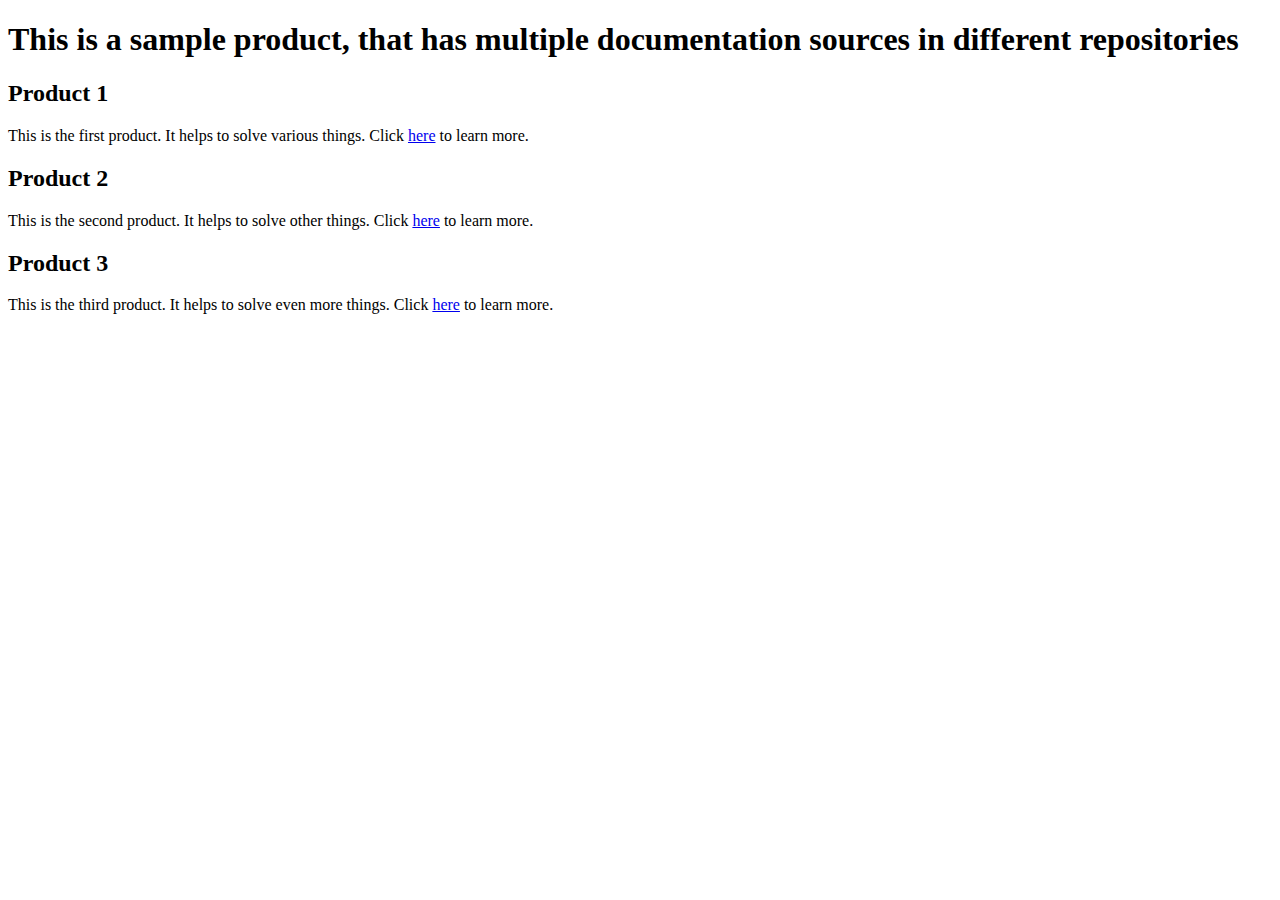
<file: index.html>
<!DOCTYPE html>
<meta charset="utf-8">
<html>
  <head>

  </head>
  <body>
    <h1>This is a sample product, that has multiple documentation sources in different repositories</h1>
    <div>
      <h2>Product 1</h2>
      This is the first product. It helps to solve various things. Click <a href="devon4j/current/index.html">here</a> to learn more.
    </div>
    <div>
      <h2>Product 2</h2>
      This is the second product. It helps to solve other things. Click <a href="#Example">here</a> to learn more.
    </div>
    <div>
      <h2>Product 3</h2>
      This is the third product. It helps to solve even more things. Click <a href="#Example">here</a> to learn more.
    </div>
  </body>
</html>
</file>
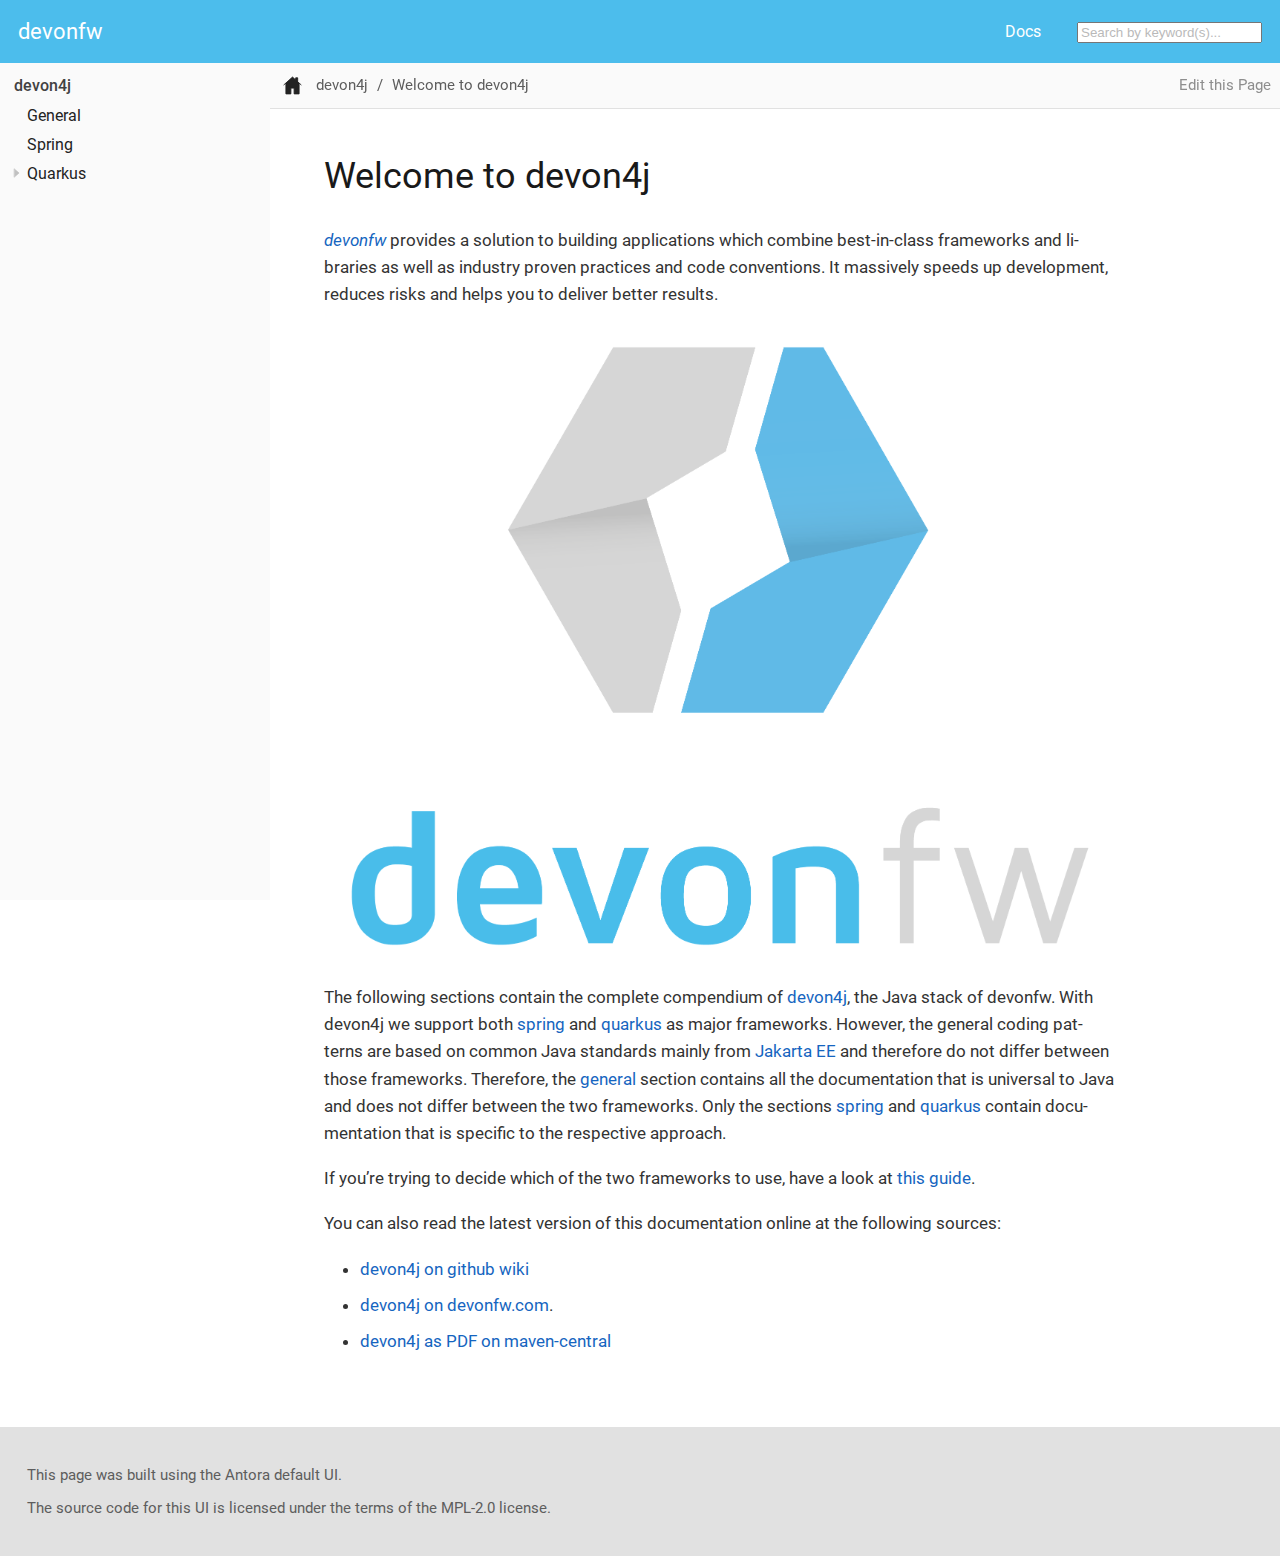
<file: devon4j/current/index.html>
<!DOCTYPE html>
<html lang="en">
  <head>
    <meta charset="utf-8">
    <meta name="viewport" content="width=device-width,initial-scale=1">
    <title>Welcome to devon4j :: devon4j</title>
    <meta name="generator" content="Antora 3.0.2">
    <link rel="stylesheet" href="../../_/css/site.css">
    <script>var uiRootPath = '../../_'</script>
  </head>
  <body class="article">
<header class="header">
  <nav class="navbar">
    <div class="navbar-brand">
      <a class="navbar-item" href="../..">devonfw</a>
      <button class="navbar-burger" data-target="topbar-nav">
        <span></span>
        <span></span>
        <span></span>
      </button>
    </div>
    <div id="topbar-nav" class="navbar-menu">
      <div class="navbar-end">
        <a class="navbar-item" href="#">Docs</a>
        
        <div class="navbar-item">
          <form class="form-inline">
            <div class="search-bar">
              <input id="search-field" type="search" class="form-control mr-sm-2" placeholder="Search by keyword(s)..." aria-label="Search" style="height: auto;" autocomplete="off">
              <div class="sb-res-pos px-4">
                <div id="click-outside" class="click-outside z-50 hidden"></div>
                <div class="col rounded px-0 border z-100 bg-white hidden search-bar-results" id="search-results-box">
                </div>
              </div>
            </div>
          </form>
        </div>
      </div>
    </div>
  </nav>
</header>
<div class="body">
<div class="nav-container" data-component="devon4j" data-version="1">
  <aside class="nav">
    <div class="panels">
<div class="nav-panel-menu is-active" data-panel="menu">
  <nav class="nav-menu">
    <h3 class="title"><a href="index.html">devon4j</a></h3>
<ul class="nav-list">
  <li class="nav-item" data-depth="0">
<ul class="nav-list">
  <li class="nav-item" data-depth="1">
    <a class="nav-link" href="general.html">General</a>
  </li>
  <li class="nav-item" data-depth="1">
    <a class="nav-link" href="spring.html">Spring</a>
  </li>
  <li class="nav-item" data-depth="1">
    <button class="nav-item-toggle"></button>
    <a class="nav-link" href="quarkus.html">Quarkus</a>
<ul class="nav-list">
  <li class="nav-item" data-depth="2">
    <a class="nav-link" href="quarkus/getting-started-quarkus.html">Quickstart</a>
  </li>
</ul>
  </li>
</ul>
  </li>
</ul>
  </nav>
</div>
    </div>
  </aside>
</div>
<main class="article">
<div class="toolbar" role="navigation">
<button class="nav-toggle"></button>
  <a href="index.html" class="home-link is-current"></a>
<nav class="breadcrumbs" aria-label="breadcrumbs">
  <ul>
    <li><a href="index.html">devon4j</a></li>
    <li><a href="index.html">Welcome to devon4j</a></li>
  </ul>
</nav>
  <div class="edit-this-page"><a href="file:///mnt/c/Projects/devonfw/antora-test/devon4j/modules/ROOT/pages/index.adoc">Edit this Page</a></div>
</div>
  <div class="content">
<aside class="toc sidebar" data-title="Contents" data-levels="2">
  <div class="toc-menu"></div>
</aside>
<article class="doc">
<h1 class="page">Welcome to devon4j</h1>
<div class="paragraph">
<p><a href="http://www.devonfw.com/"><em>devonfw</em></a> provides a solution to building applications which combine best-in-class frameworks and libraries as well as industry proven practices and code conventions.
It massively speeds up development, reduces risks and helps you to deliver better results.</p>
</div>
<div class="imageblock">
<div class="content">
<img src="_images/devonfw.png" alt="devonfw">
</div>
</div>
<div class="paragraph">
<p>The following sections contain the complete compendium of <a href="https://github.com/devonfw/devon4j/">devon4j</a>, the Java stack of devonfw.
With devon4j we support both <a href="spring.asciidoc">spring</a> and <a href="quarkus.asciidoc">quarkus</a> as major frameworks.
However, the general coding patterns are based on common Java standards mainly from <a href="https://jakarta.ee">Jakarta EE</a> and therefore do not differ between those frameworks.
Therefore, the <a href="#general">general</a> section contains all the documentation that is universal to Java and does not differ between the two frameworks.
Only the sections <a href="spring.asciidoc">spring</a> and <a href="quarkus.asciidoc">quarkus</a> contain documentation that is specific to the respective approach.</p>
</div>
<div class="paragraph">
<p>If you&#8217;re trying to decide which of the two frameworks to use, have a look at <a href="decision-between-Spring-and-Quarkus.asciidoc">this guide</a>.</p>
</div>
<div class="paragraph">
<p>You can also read the latest version of this documentation online at the following sources:</p>
</div>
<div class="ulist">
<ul>
<li>
<p><a href="https://github.com/devonfw/devon4j/wiki">devon4j on github wiki</a></p>
</li>
<li>
<p><a href="https://devonfw.com/website/pages/docs/devon4j.asciidoc.html">devon4j on devonfw.com</a>.</p>
</li>
<li>
<p><a href="https://repository.sonatype.org/service/local/artifact/maven/redirect?r=central-proxy&amp;g=com.devonfw.java.doc&amp;a=devon4j-doc&amp;v=LATEST&amp;p=pdf">devon4j as PDF on maven-central</a></p>
</li>
</ul>
</div>
</article>
  </div>
</main>
</div>
<footer class="footer">
  <p>This page was built using the Antora default UI.</p>
  <p>The source code for this UI is licensed under the terms of the MPL-2.0 license.</p>
</footer>
<script src="../../_/js/site.js"></script>
<script async src="../../_/js/vendor/highlight.js"></script>
  </body>
</html>
</file>
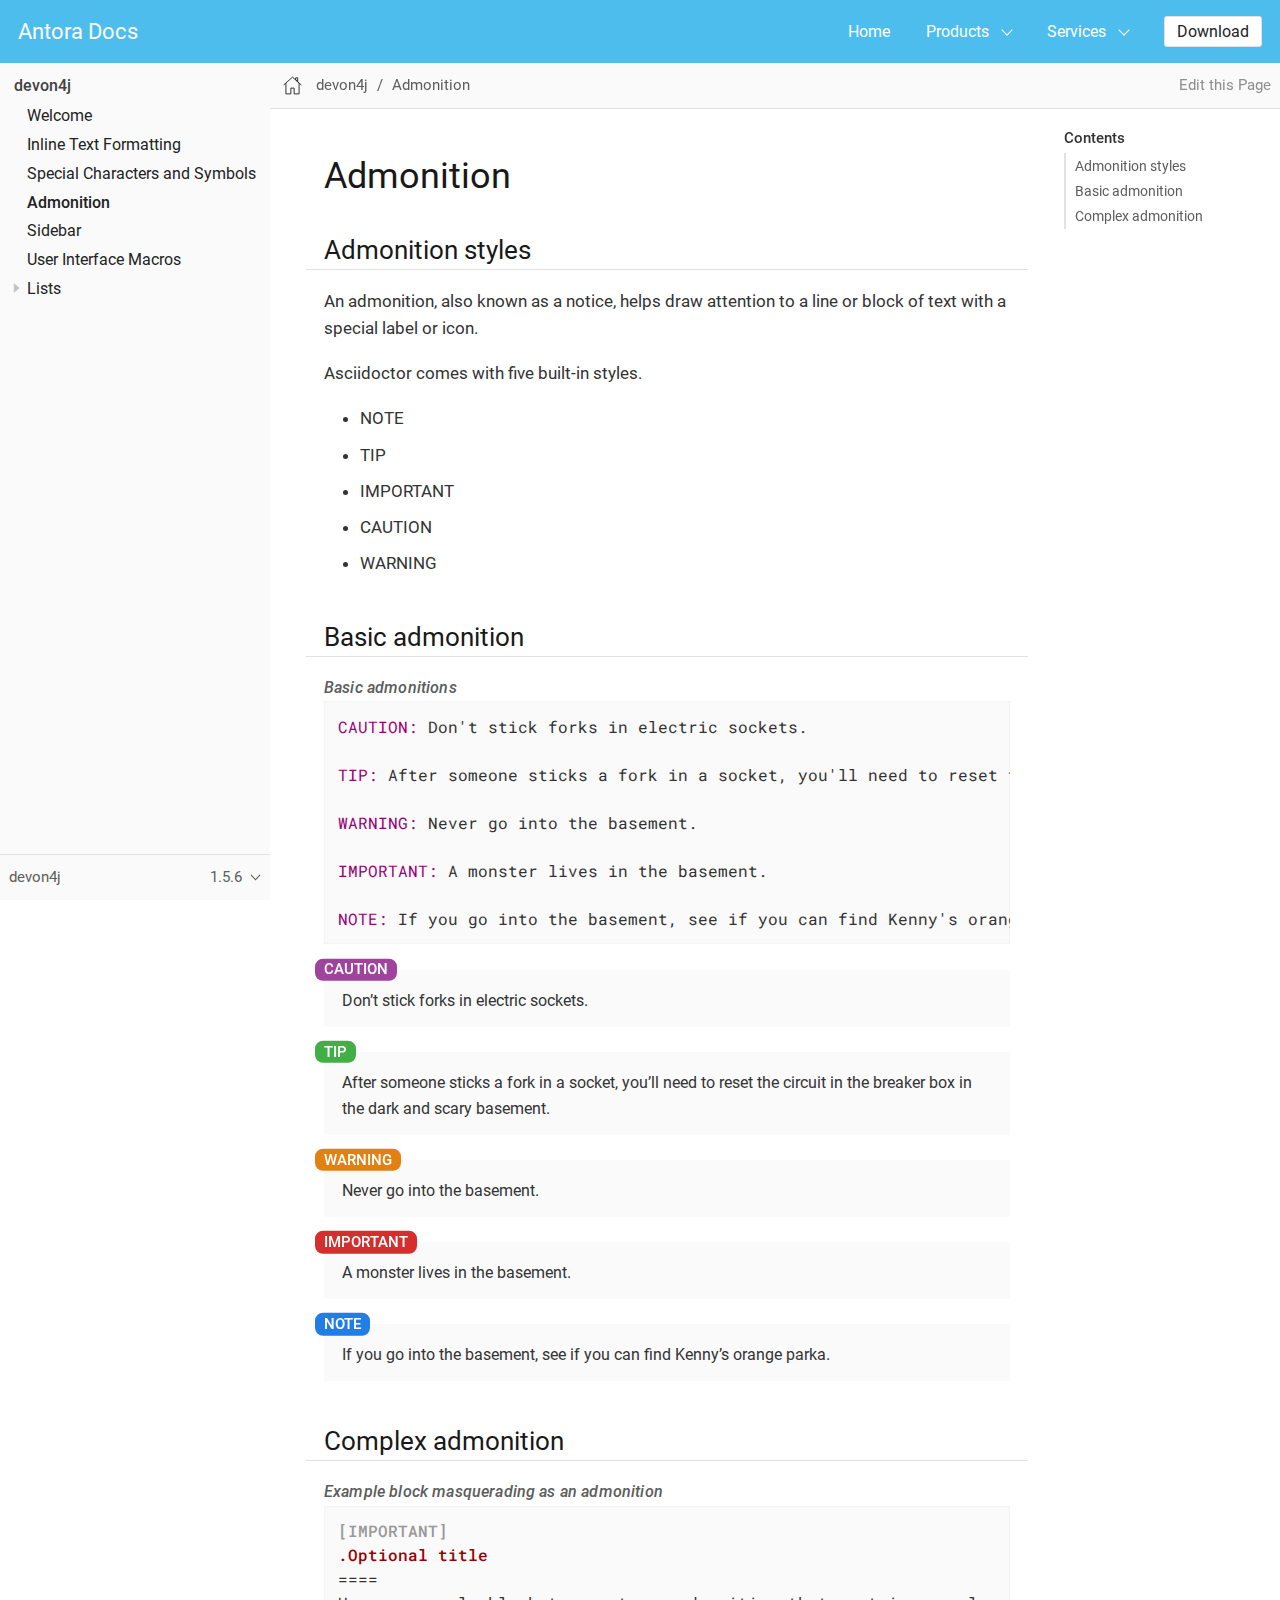
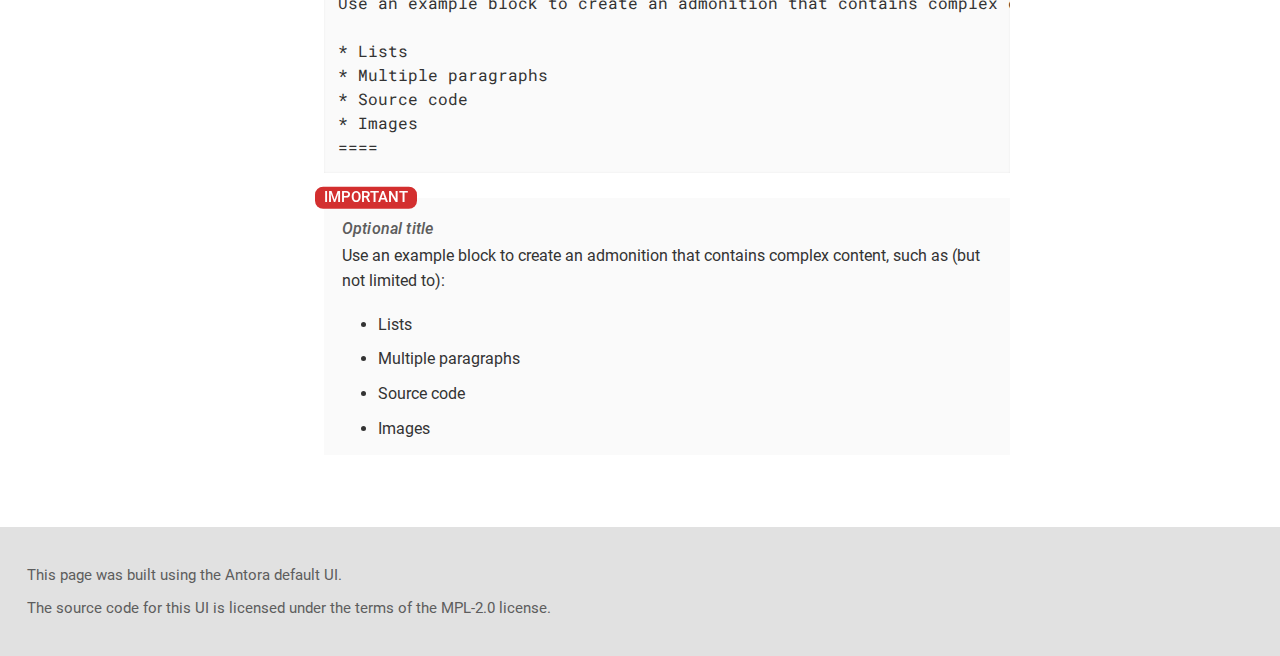
<file: devon4j/current/admonition.html>
<!DOCTYPE html>
<html lang="en">
  <head>
    <meta charset="utf-8">
    <meta name="viewport" content="width=device-width,initial-scale=1">
    <title>Admonition :: Antora Docs</title>
    <meta name="generator" content="Antora 3.0.2">
    <link rel="stylesheet" href="../../_/css/site.css">
    <script>var uiRootPath = '../../_'</script>
  </head>
  <body class="article">
<header class="header">
  <nav class="navbar">
    <div class="navbar-brand">
      <a class="navbar-item" href="../..">Antora Docs</a>
      <button class="navbar-burger" data-target="topbar-nav">
        <span></span>
        <span></span>
        <span></span>
      </button>
    </div>
    <div id="topbar-nav" class="navbar-menu">
      <div class="navbar-end">
        <a class="navbar-item" href="#">Home</a>
        <div class="navbar-item has-dropdown is-hoverable">
          <a class="navbar-link" href="#">Products</a>
          <div class="navbar-dropdown">
            <a class="navbar-item" href="#">Product A</a>
            <a class="navbar-item" href="#">Product B</a>
            <a class="navbar-item" href="#">Product C</a>
          </div>
        </div>
        <div class="navbar-item has-dropdown is-hoverable">
          <a class="navbar-link" href="#">Services</a>
          <div class="navbar-dropdown">
            <a class="navbar-item" href="#">Service A</a>
            <a class="navbar-item" href="#">Service B</a>
            <a class="navbar-item" href="#">Service C</a>
          </div>
        </div>
        <div class="navbar-item">
          <span class="control">
            <a class="button is-primary" href="#">Download</a>
          </span>
        </div>
      </div>
    </div>
  </nav>
</header>
<div class="body">
<div class="nav-container" data-component="devon4j" data-version="1.5.6">
  <aside class="nav">
    <div class="panels">
<div class="nav-panel-menu is-active" data-panel="menu">
  <nav class="nav-menu">
    <h3 class="title"><a href="inline-text-formatting.html">devon4j</a></h3>
<ul class="nav-list">
  <li class="nav-item" data-depth="0">
<ul class="nav-list">
  <li class="nav-item" data-depth="1">
    <a class="nav-link" href="index.html">Welcome</a>
  </li>
  <li class="nav-item" data-depth="1">
    <a class="nav-link" href="inline-text-formatting.html">Inline Text Formatting</a>
  </li>
  <li class="nav-item" data-depth="1">
    <a class="nav-link" href="special-characters.html">Special Characters and Symbols</a>
  </li>
  <li class="nav-item is-current-page" data-depth="1">
    <a class="nav-link" href="admonition.html">Admonition</a>
  </li>
  <li class="nav-item" data-depth="1">
    <a class="nav-link" href="sidebar.html">Sidebar</a>
  </li>
  <li class="nav-item" data-depth="1">
    <a class="nav-link" href="ui-macros.html">User Interface Macros</a>
  </li>
  <li class="nav-item" data-depth="1">
    <button class="nav-item-toggle"></button>
    <span class="nav-text">Lists</span>
<ul class="nav-list">
  <li class="nav-item" data-depth="2">
    <a class="nav-link" href="lists/ordered-list.html">Ordered Lists</a>
  </li>
  <li class="nav-item" data-depth="2">
    <a class="nav-link" href="lists/unordered-list.html">Unordered Lists</a>
  </li>
</ul>
  </li>
</ul>
  </li>
</ul>
  </nav>
</div>
<div class="nav-panel-explore" data-panel="explore">
  <div class="context">
    <span class="title">devon4j</span>
    <span class="version">1.5.6</span>
  </div>
  <ul class="components">
    <li class="component is-current">
      <a class="title" href="inline-text-formatting.html">devon4j</a>
      <ul class="versions">
        <li class="version is-current is-latest">
          <a href="inline-text-formatting.html">1.5.6</a>
        </li>
      </ul>
    </li>
  </ul>
</div>
    </div>
  </aside>
</div>
<main class="article">
<div class="toolbar" role="navigation">
<button class="nav-toggle"></button>
  <a href="index.html" class="home-link"></a>
<nav class="breadcrumbs" aria-label="breadcrumbs">
  <ul>
    <li><a href="inline-text-formatting.html">devon4j</a></li>
    <li><a href="admonition.html">Admonition</a></li>
  </ul>
</nav>
  <div class="edit-this-page"><a href="file:///mnt/c/Projects/devonfw/antora-test/devon4j/modules/ROOT/pages/admonition.adoc">Edit this Page</a></div>
</div>
  <div class="content">
<aside class="toc sidebar" data-title="Contents" data-levels="2">
  <div class="toc-menu"></div>
</aside>
<article class="doc">
<h1 class="page">Admonition</h1>
<div class="sect1">
<h2 id="_admonition_styles"><a class="anchor" href="#_admonition_styles"></a>Admonition styles</h2>
<div class="sectionbody">
<div class="paragraph">
<p>An admonition, also known as a notice, helps draw attention to a line or block of text with a special label or icon.</p>
</div>
<div class="paragraph">
<p>Asciidoctor comes with five built-in styles.</p>
</div>
<div class="ulist">
<ul>
<li>
<p>NOTE</p>
</li>
<li>
<p>TIP</p>
</li>
<li>
<p>IMPORTANT</p>
</li>
<li>
<p>CAUTION</p>
</li>
<li>
<p>WARNING</p>
</li>
</ul>
</div>
</div>
</div>
<div class="sect1">
<h2 id="_basic_admonition"><a class="anchor" href="#_basic_admonition"></a>Basic admonition</h2>
<div class="sectionbody">
<div class="listingblock">
<div class="title">Basic admonitions</div>
<div class="content">
<pre class="highlightjs highlight"><code class="language-asciidoc hljs" data-lang="asciidoc">CAUTION: Don't stick forks in electric sockets.

TIP: After someone sticks a fork in a socket, you'll need to reset the circuit in the breaker box in the dark and scary basement.

WARNING: Never go into the basement.

IMPORTANT: A monster lives in the basement.

NOTE: If you go into the basement, see if you can find Kenny's orange parka.</code></pre>
</div>
</div>
<div class="admonitionblock caution">
<table>
<tr>
<td class="icon">
<i class="fa icon-caution" title="Caution"></i>
</td>
<td class="content">
Don&#8217;t stick forks in electric sockets.
</td>
</tr>
</table>
</div>
<div class="admonitionblock tip">
<table>
<tr>
<td class="icon">
<i class="fa icon-tip" title="Tip"></i>
</td>
<td class="content">
After someone sticks a fork in a socket, you&#8217;ll need to reset the circuit in the breaker box in the dark and scary basement.
</td>
</tr>
</table>
</div>
<div class="admonitionblock warning">
<table>
<tr>
<td class="icon">
<i class="fa icon-warning" title="Warning"></i>
</td>
<td class="content">
Never go into the basement.
</td>
</tr>
</table>
</div>
<div class="admonitionblock important">
<table>
<tr>
<td class="icon">
<i class="fa icon-important" title="Important"></i>
</td>
<td class="content">
A monster lives in the basement.
</td>
</tr>
</table>
</div>
<div class="admonitionblock note">
<table>
<tr>
<td class="icon">
<i class="fa icon-note" title="Note"></i>
</td>
<td class="content">
If you go into the basement, see if you can find Kenny&#8217;s orange parka.
</td>
</tr>
</table>
</div>
</div>
</div>
<div class="sect1">
<h2 id="_complex_admonition"><a class="anchor" href="#_complex_admonition"></a>Complex admonition</h2>
<div class="sectionbody">
<div class="listingblock">
<div class="title">Example block masquerading as an admonition</div>
<div class="content">
<pre class="highlightjs highlight"><code class="language-asciidoc hljs" data-lang="asciidoc">[IMPORTANT]
.Optional title
====
Use an example block to create an admonition that contains complex content, such as (but not limited to):

* Lists
* Multiple paragraphs
* Source code
* Images
====</code></pre>
</div>
</div>
<div class="admonitionblock important">
<table>
<tr>
<td class="icon">
<i class="fa icon-important" title="Important"></i>
</td>
<td class="content">
<div class="title">Optional title</div>
<div class="paragraph">
<p>Use an example block to create an admonition that contains complex content, such as (but not limited to):</p>
</div>
<div class="ulist">
<ul>
<li>
<p>Lists</p>
</li>
<li>
<p>Multiple paragraphs</p>
</li>
<li>
<p>Source code</p>
</li>
<li>
<p>Images</p>
</li>
</ul>
</div>
</td>
</tr>
</table>
</div>
</div>
</div>
</article>
  </div>
</main>
</div>
<footer class="footer">
  <p>This page was built using the Antora default UI.</p>
  <p>The source code for this UI is licensed under the terms of the MPL-2.0 license.</p>
</footer>
<script src="../../_/js/site.js"></script>
<script async src="../../_/js/vendor/highlight.js"></script>
  </body>
</html>
</file>
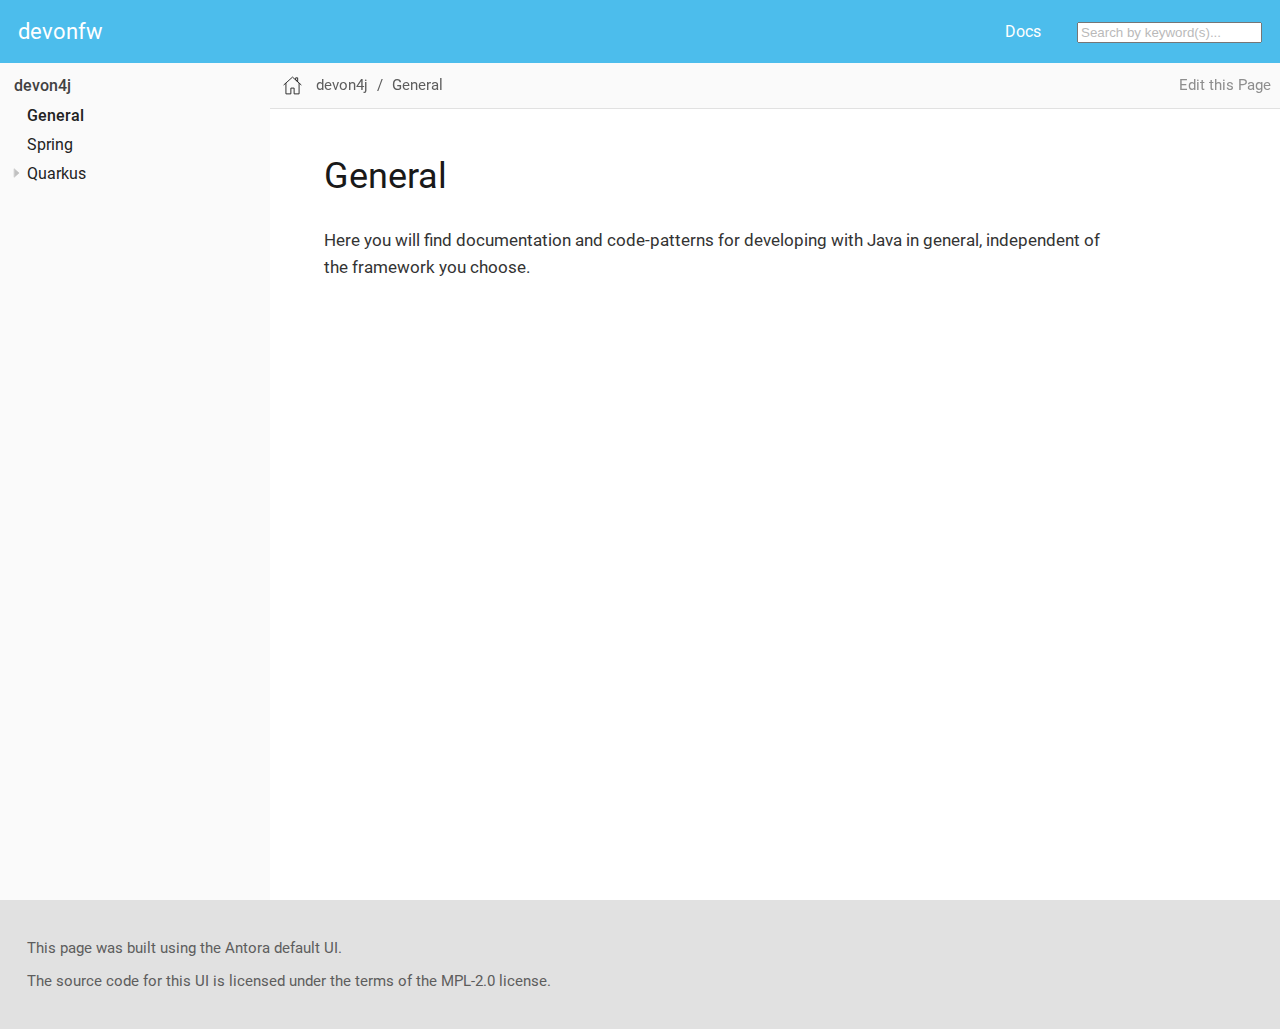
<file: devon4j/current/general.html>
<!DOCTYPE html>
<html lang="en">
  <head>
    <meta charset="utf-8">
    <meta name="viewport" content="width=device-width,initial-scale=1">
    <title>General :: devon4j</title>
    <meta name="generator" content="Antora 3.0.2">
    <link rel="stylesheet" href="../../_/css/site.css">
    <script>var uiRootPath = '../../_'</script>
  </head>
  <body class="article">
<header class="header">
  <nav class="navbar">
    <div class="navbar-brand">
      <a class="navbar-item" href="../..">devonfw</a>
      <button class="navbar-burger" data-target="topbar-nav">
        <span></span>
        <span></span>
        <span></span>
      </button>
    </div>
    <div id="topbar-nav" class="navbar-menu">
      <div class="navbar-end">
        <a class="navbar-item" href="#">Docs</a>
        
        <div class="navbar-item">
          <form class="form-inline">
            <div class="search-bar">
              <input id="search-field" type="search" class="form-control mr-sm-2" placeholder="Search by keyword(s)..." aria-label="Search" style="height: auto;" autocomplete="off">
              <div class="sb-res-pos px-4">
                <div id="click-outside" class="click-outside z-50 hidden"></div>
                <div class="col rounded px-0 border z-100 bg-white hidden search-bar-results" id="search-results-box">
                </div>
              </div>
            </div>
          </form>
        </div>
      </div>
    </div>
  </nav>
</header>
<div class="body">
<div class="nav-container" data-component="devon4j" data-version="1">
  <aside class="nav">
    <div class="panels">
<div class="nav-panel-menu is-active" data-panel="menu">
  <nav class="nav-menu">
    <h3 class="title"><a href="index.html">devon4j</a></h3>
<ul class="nav-list">
  <li class="nav-item" data-depth="0">
<ul class="nav-list">
  <li class="nav-item is-current-page" data-depth="1">
    <a class="nav-link" href="general.html">General</a>
  </li>
  <li class="nav-item" data-depth="1">
    <a class="nav-link" href="spring.html">Spring</a>
  </li>
  <li class="nav-item" data-depth="1">
    <button class="nav-item-toggle"></button>
    <a class="nav-link" href="quarkus.html">Quarkus</a>
<ul class="nav-list">
  <li class="nav-item" data-depth="2">
    <a class="nav-link" href="quarkus/getting-started-quarkus.html">Quickstart</a>
  </li>
</ul>
  </li>
</ul>
  </li>
</ul>
  </nav>
</div>
    </div>
  </aside>
</div>
<main class="article">
<div class="toolbar" role="navigation">
<button class="nav-toggle"></button>
  <a href="index.html" class="home-link"></a>
<nav class="breadcrumbs" aria-label="breadcrumbs">
  <ul>
    <li><a href="index.html">devon4j</a></li>
    <li><a href="general.html">General</a></li>
  </ul>
</nav>
  <div class="edit-this-page"><a href="file:///mnt/c/Projects/devonfw/antora-test/devon4j/modules/ROOT/pages/general.adoc">Edit this Page</a></div>
</div>
  <div class="content">
<aside class="toc sidebar" data-title="Contents" data-levels="2">
  <div class="toc-menu"></div>
</aside>
<article class="doc">
<h1 class="page">General</h1>
<div class="paragraph">
<p>Here you will find documentation and code-patterns for developing with Java in general, independent of the framework you choose.</p>
</div>
</article>
  </div>
</main>
</div>
<footer class="footer">
  <p>This page was built using the Antora default UI.</p>
  <p>The source code for this UI is licensed under the terms of the MPL-2.0 license.</p>
</footer>
<script src="../../_/js/site.js"></script>
<script async src="../../_/js/vendor/highlight.js"></script>
  </body>
</html>
</file>
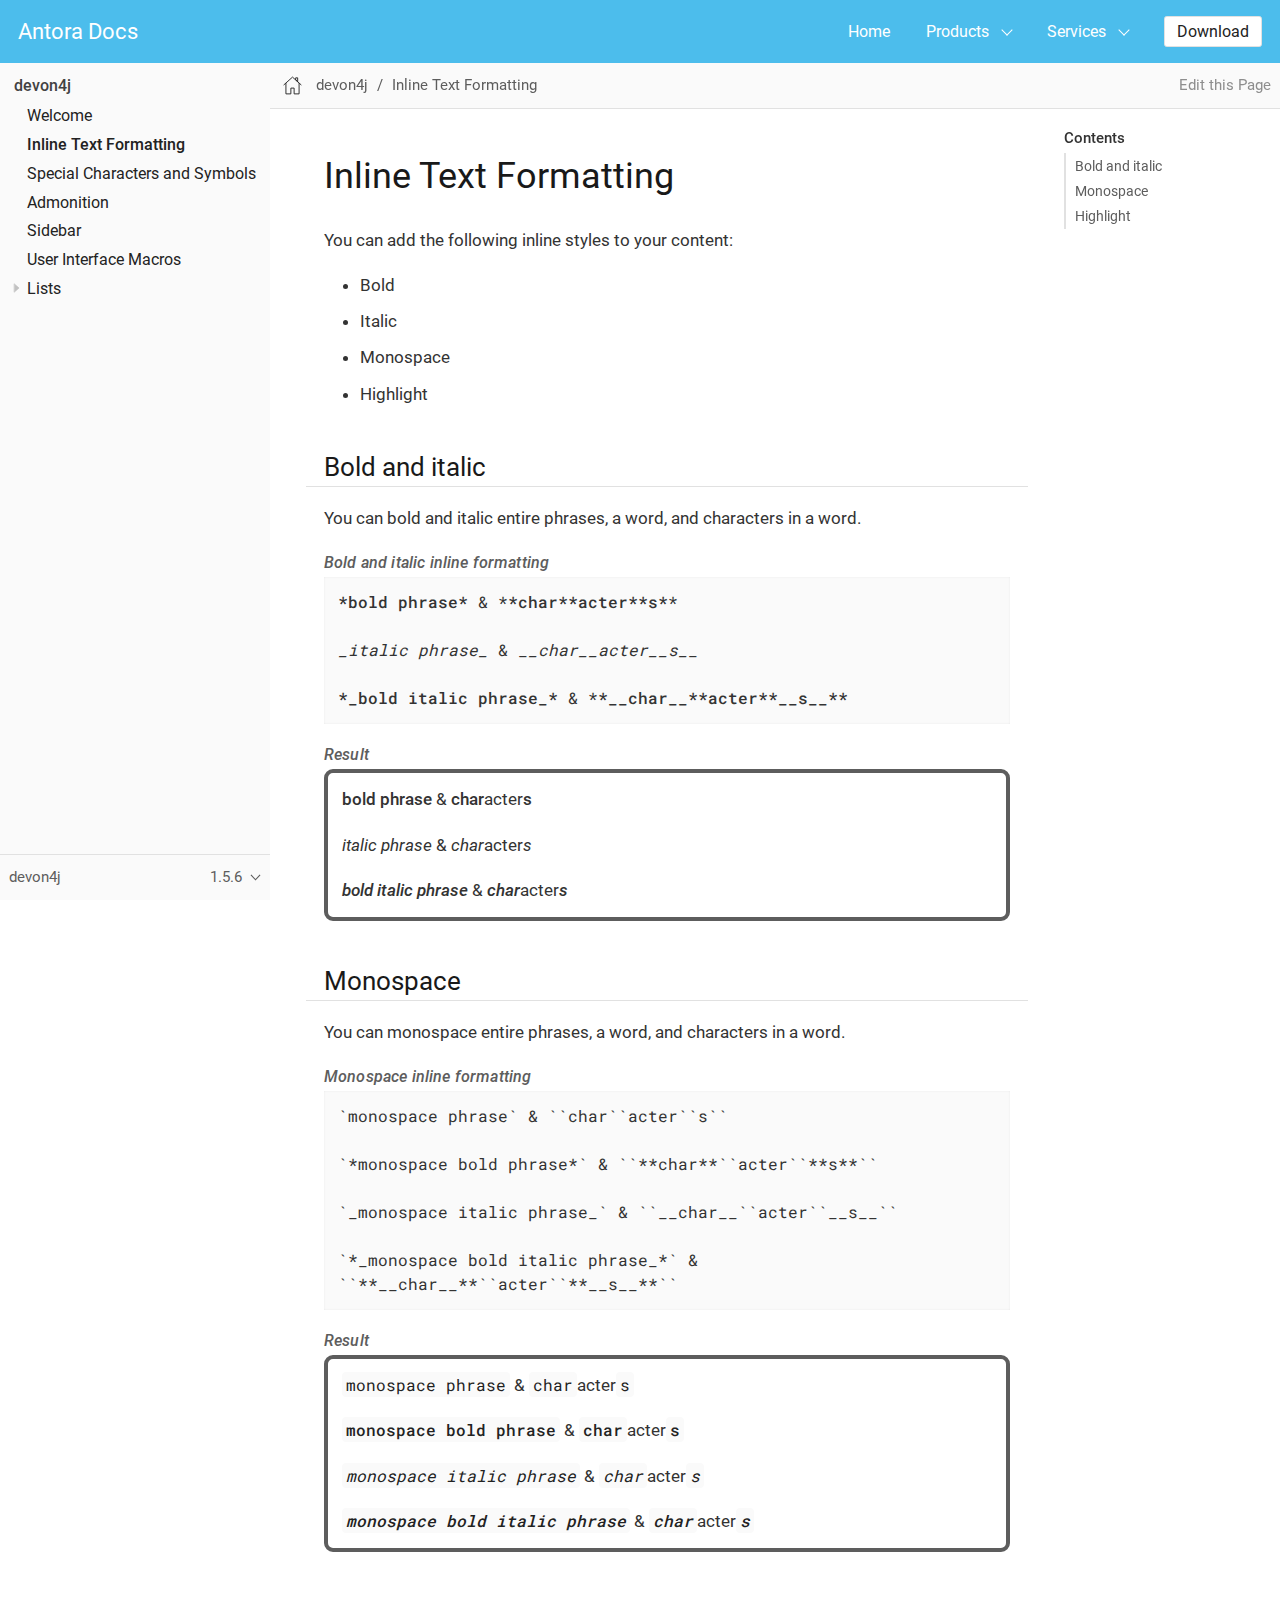
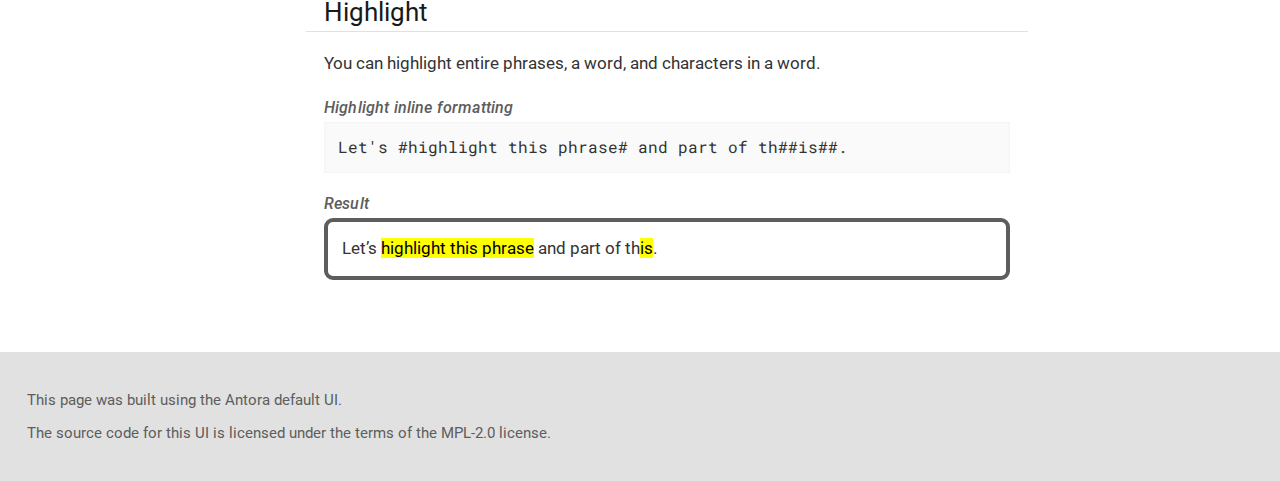
<file: devon4j/current/inline-text-formatting.html>
<!DOCTYPE html>
<html lang="en">
  <head>
    <meta charset="utf-8">
    <meta name="viewport" content="width=device-width,initial-scale=1">
    <title>Inline Text Formatting :: Antora Docs</title>
    <meta name="generator" content="Antora 3.0.2">
    <link rel="stylesheet" href="../../_/css/site.css">
    <script>var uiRootPath = '../../_'</script>
  </head>
  <body class="article">
<header class="header">
  <nav class="navbar">
    <div class="navbar-brand">
      <a class="navbar-item" href="../..">Antora Docs</a>
      <button class="navbar-burger" data-target="topbar-nav">
        <span></span>
        <span></span>
        <span></span>
      </button>
    </div>
    <div id="topbar-nav" class="navbar-menu">
      <div class="navbar-end">
        <a class="navbar-item" href="#">Home</a>
        <div class="navbar-item has-dropdown is-hoverable">
          <a class="navbar-link" href="#">Products</a>
          <div class="navbar-dropdown">
            <a class="navbar-item" href="#">Product A</a>
            <a class="navbar-item" href="#">Product B</a>
            <a class="navbar-item" href="#">Product C</a>
          </div>
        </div>
        <div class="navbar-item has-dropdown is-hoverable">
          <a class="navbar-link" href="#">Services</a>
          <div class="navbar-dropdown">
            <a class="navbar-item" href="#">Service A</a>
            <a class="navbar-item" href="#">Service B</a>
            <a class="navbar-item" href="#">Service C</a>
          </div>
        </div>
        <div class="navbar-item">
          <span class="control">
            <a class="button is-primary" href="#">Download</a>
          </span>
        </div>
      </div>
    </div>
  </nav>
</header>
<div class="body">
<div class="nav-container" data-component="devon4j" data-version="1.5.6">
  <aside class="nav">
    <div class="panels">
<div class="nav-panel-menu is-active" data-panel="menu">
  <nav class="nav-menu">
    <h3 class="title"><a href="inline-text-formatting.html">devon4j</a></h3>
<ul class="nav-list">
  <li class="nav-item" data-depth="0">
<ul class="nav-list">
  <li class="nav-item" data-depth="1">
    <a class="nav-link" href="index.html">Welcome</a>
  </li>
  <li class="nav-item is-current-page" data-depth="1">
    <a class="nav-link" href="inline-text-formatting.html">Inline Text Formatting</a>
  </li>
  <li class="nav-item" data-depth="1">
    <a class="nav-link" href="special-characters.html">Special Characters and Symbols</a>
  </li>
  <li class="nav-item" data-depth="1">
    <a class="nav-link" href="admonition.html">Admonition</a>
  </li>
  <li class="nav-item" data-depth="1">
    <a class="nav-link" href="sidebar.html">Sidebar</a>
  </li>
  <li class="nav-item" data-depth="1">
    <a class="nav-link" href="ui-macros.html">User Interface Macros</a>
  </li>
  <li class="nav-item" data-depth="1">
    <button class="nav-item-toggle"></button>
    <span class="nav-text">Lists</span>
<ul class="nav-list">
  <li class="nav-item" data-depth="2">
    <a class="nav-link" href="lists/ordered-list.html">Ordered Lists</a>
  </li>
  <li class="nav-item" data-depth="2">
    <a class="nav-link" href="lists/unordered-list.html">Unordered Lists</a>
  </li>
</ul>
  </li>
</ul>
  </li>
</ul>
  </nav>
</div>
<div class="nav-panel-explore" data-panel="explore">
  <div class="context">
    <span class="title">devon4j</span>
    <span class="version">1.5.6</span>
  </div>
  <ul class="components">
    <li class="component is-current">
      <a class="title" href="inline-text-formatting.html">devon4j</a>
      <ul class="versions">
        <li class="version is-current is-latest">
          <a href="inline-text-formatting.html">1.5.6</a>
        </li>
      </ul>
    </li>
  </ul>
</div>
    </div>
  </aside>
</div>
<main class="article">
<div class="toolbar" role="navigation">
<button class="nav-toggle"></button>
  <a href="index.html" class="home-link"></a>
<nav class="breadcrumbs" aria-label="breadcrumbs">
  <ul>
    <li><a href="inline-text-formatting.html">devon4j</a></li>
    <li><a href="inline-text-formatting.html">Inline Text Formatting</a></li>
  </ul>
</nav>
  <div class="edit-this-page"><a href="file:///mnt/c/Projects/devonfw/antora-test/devon4j/modules/ROOT/pages/inline-text-formatting.adoc">Edit this Page</a></div>
</div>
  <div class="content">
<aside class="toc sidebar" data-title="Contents" data-levels="2">
  <div class="toc-menu"></div>
</aside>
<article class="doc">
<h1 class="page">Inline Text Formatting</h1>
<div id="preamble">
<div class="sectionbody">
<div class="paragraph">
<p>You can add the following inline styles to your content:</p>
</div>
<div class="ulist">
<ul>
<li>
<p>Bold</p>
</li>
<li>
<p>Italic</p>
</li>
<li>
<p>Monospace</p>
</li>
<li>
<p>Highlight</p>
</li>
</ul>
</div>
</div>
</div>
<div class="sect1">
<h2 id="_bold_and_italic"><a class="anchor" href="#_bold_and_italic"></a>Bold and italic</h2>
<div class="sectionbody">
<div class="paragraph">
<p>You can bold and italic entire phrases, a word, and characters in a word.</p>
</div>
<div class="listingblock">
<div class="title">Bold and italic inline formatting</div>
<div class="content">
<pre class="highlightjs highlight"><code class="language-asciidoc hljs" data-lang="asciidoc">*bold phrase* &amp; **char**acter**s**

_italic phrase_ &amp; __char__acter__s__

*_bold italic phrase_* &amp; **__char__**acter**__s__**</code></pre>
</div>
</div>
<div class="exampleblock">
<div class="title">Result</div>
<div class="content">
<div class="paragraph">
<p><strong>bold phrase</strong> &amp; <strong>char</strong>acter<strong>s</strong></p>
</div>
<div class="paragraph">
<p><em>italic phrase</em> &amp; <em>char</em>acter<em>s</em></p>
</div>
<div class="paragraph">
<p><strong><em>bold italic phrase</em></strong> &amp; <strong><em>char</em></strong>acter<strong><em>s</em></strong></p>
</div>
</div>
</div>
</div>
</div>
<div class="sect1">
<h2 id="_monospace"><a class="anchor" href="#_monospace"></a>Monospace</h2>
<div class="sectionbody">
<div class="paragraph">
<p>You can monospace entire phrases, a word, and characters in a word.</p>
</div>
<div class="listingblock">
<div class="title">Monospace inline formatting</div>
<div class="content">
<pre class="highlightjs highlight"><code class="language-asciidoc hljs" data-lang="asciidoc">`monospace phrase` &amp; ``char``acter``s``

`*monospace bold phrase*` &amp; ``**char**``acter``**s**``

`_monospace italic phrase_` &amp; ``__char__``acter``__s__``

`*_monospace bold italic phrase_*` &amp;
``**__char__**``acter``**__s__**``</code></pre>
</div>
</div>
<div class="exampleblock">
<div class="title">Result</div>
<div class="content">
<div class="paragraph">
<p><code>monospace phrase</code> &amp; <code>char</code>acter<code>s</code></p>
</div>
<div class="paragraph">
<p><code><strong>monospace bold phrase</strong></code> &amp; <code><strong>char</strong></code>acter<code><strong>s</strong></code></p>
</div>
<div class="paragraph">
<p><code><em>monospace italic phrase</em></code> &amp; <code><em>char</em></code>acter<code><em>s</em></code></p>
</div>
<div class="paragraph">
<p><code><strong><em>monospace bold italic phrase</em></strong></code> &amp;
<code><strong><em>char</em></strong></code>acter<code><strong><em>s</em></strong></code></p>
</div>
</div>
</div>
</div>
</div>
<div class="sect1">
<h2 id="_highlight"><a class="anchor" href="#_highlight"></a>Highlight</h2>
<div class="sectionbody">
<div class="paragraph">
<p>You can highlight entire phrases, a word, and characters in a word.</p>
</div>
<div class="listingblock">
<div class="title">Highlight inline formatting</div>
<div class="content">
<pre class="highlightjs highlight"><code class="language-asciidoc hljs" data-lang="asciidoc">Let's #highlight this phrase# and part of th##is##.</code></pre>
</div>
</div>
<div class="exampleblock">
<div class="title">Result</div>
<div class="content">
<div class="paragraph">
<p>Let&#8217;s <mark>highlight this phrase</mark> and part of th<mark>is</mark>.</p>
</div>
</div>
</div>
</div>
</div>
</article>
  </div>
</main>
</div>
<footer class="footer">
  <p>This page was built using the Antora default UI.</p>
  <p>The source code for this UI is licensed under the terms of the MPL-2.0 license.</p>
</footer>
<script src="../../_/js/site.js"></script>
<script async src="../../_/js/vendor/highlight.js"></script>
  </body>
</html>
</file>
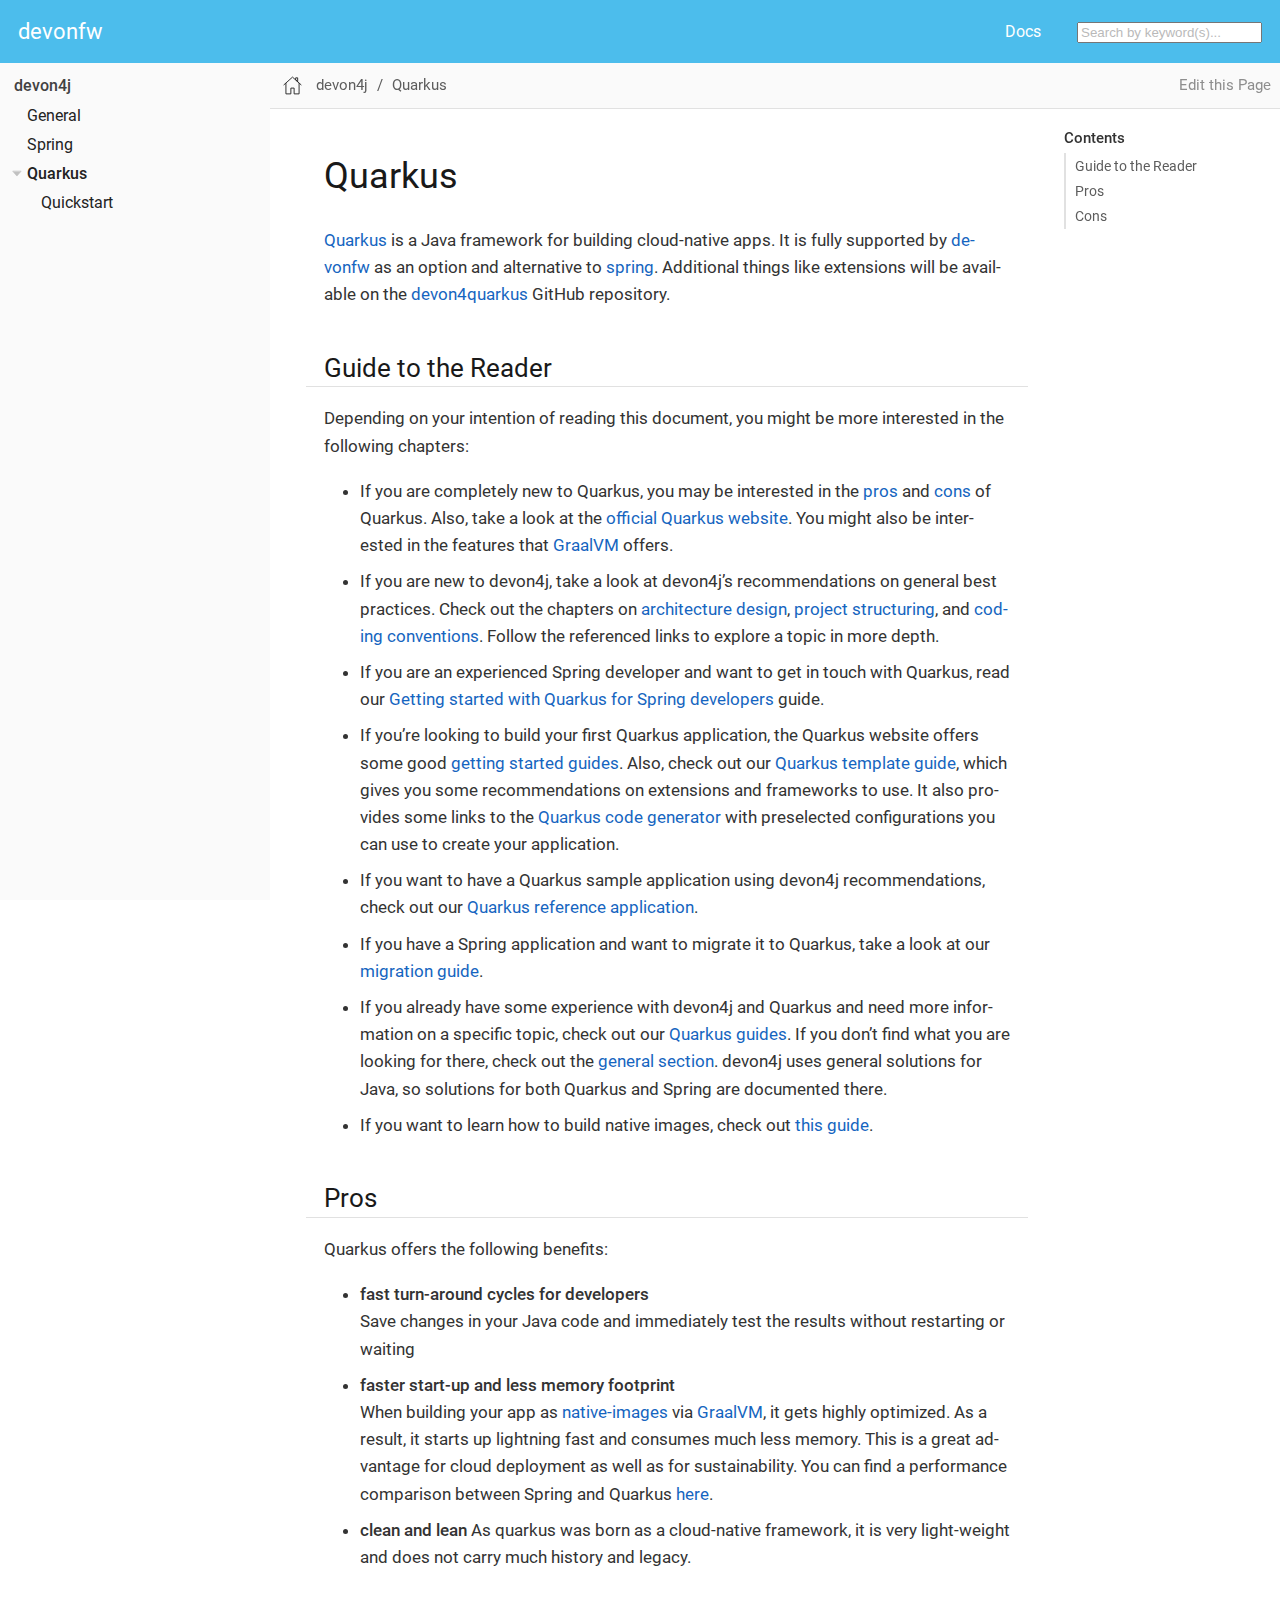
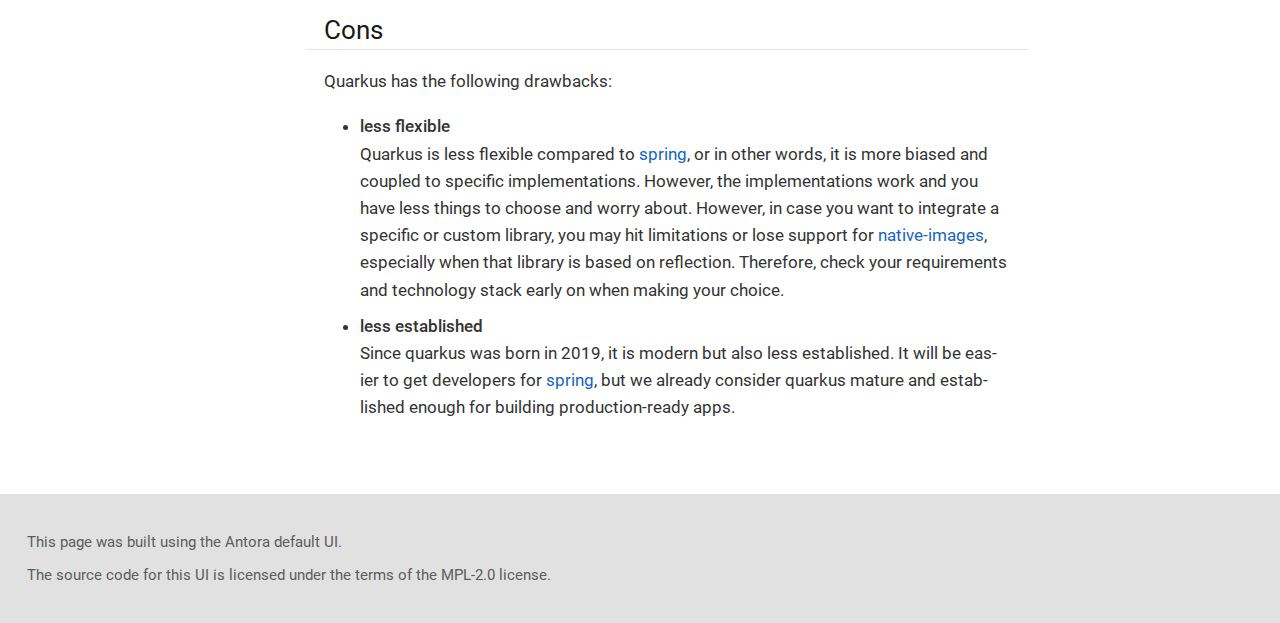
<file: devon4j/current/quarkus.html>
<!DOCTYPE html>
<html lang="en">
  <head>
    <meta charset="utf-8">
    <meta name="viewport" content="width=device-width,initial-scale=1">
    <title>Quarkus :: devon4j</title>
    <meta name="generator" content="Antora 3.0.2">
    <link rel="stylesheet" href="../../_/css/site.css">
    <script>var uiRootPath = '../../_'</script>
  </head>
  <body class="article">
<header class="header">
  <nav class="navbar">
    <div class="navbar-brand">
      <a class="navbar-item" href="../..">devonfw</a>
      <button class="navbar-burger" data-target="topbar-nav">
        <span></span>
        <span></span>
        <span></span>
      </button>
    </div>
    <div id="topbar-nav" class="navbar-menu">
      <div class="navbar-end">
        <a class="navbar-item" href="#">Docs</a>
        
        <div class="navbar-item">
          <form class="form-inline">
            <div class="search-bar">
              <input id="search-field" type="search" class="form-control mr-sm-2" placeholder="Search by keyword(s)..." aria-label="Search" style="height: auto;" autocomplete="off">
              <div class="sb-res-pos px-4">
                <div id="click-outside" class="click-outside z-50 hidden"></div>
                <div class="col rounded px-0 border z-100 bg-white hidden search-bar-results" id="search-results-box">
                </div>
              </div>
            </div>
          </form>
        </div>
      </div>
    </div>
  </nav>
</header>
<div class="body">
<div class="nav-container" data-component="devon4j" data-version="1">
  <aside class="nav">
    <div class="panels">
<div class="nav-panel-menu is-active" data-panel="menu">
  <nav class="nav-menu">
    <h3 class="title"><a href="index.html">devon4j</a></h3>
<ul class="nav-list">
  <li class="nav-item" data-depth="0">
<ul class="nav-list">
  <li class="nav-item" data-depth="1">
    <a class="nav-link" href="general.html">General</a>
  </li>
  <li class="nav-item" data-depth="1">
    <a class="nav-link" href="spring.html">Spring</a>
  </li>
  <li class="nav-item is-current-page" data-depth="1">
    <button class="nav-item-toggle"></button>
    <a class="nav-link" href="quarkus.html">Quarkus</a>
<ul class="nav-list">
  <li class="nav-item" data-depth="2">
    <a class="nav-link" href="quarkus/getting-started-quarkus.html">Quickstart</a>
  </li>
</ul>
  </li>
</ul>
  </li>
</ul>
  </nav>
</div>
    </div>
  </aside>
</div>
<main class="article">
<div class="toolbar" role="navigation">
<button class="nav-toggle"></button>
  <a href="index.html" class="home-link"></a>
<nav class="breadcrumbs" aria-label="breadcrumbs">
  <ul>
    <li><a href="index.html">devon4j</a></li>
    <li><a href="quarkus.html">Quarkus</a></li>
  </ul>
</nav>
  <div class="edit-this-page"><a href="file:///mnt/c/Projects/devonfw/antora-test/devon4j/modules/ROOT/pages/quarkus.adoc">Edit this Page</a></div>
</div>
  <div class="content">
<aside class="toc sidebar" data-title="Contents" data-levels="2">
  <div class="toc-menu"></div>
</aside>
<article class="doc">
<h1 class="page">Quarkus</h1>
<div id="preamble">
<div class="sectionbody">
<div class="paragraph">
<p><a href="https://quarkus.io">Quarkus</a> is a Java framework for building cloud-native apps.
It is fully supported by <a href="https://devonfw.com">devonfw</a> as an option and alternative to <a href="spring.asciidoc">spring</a>.
Additional things like extensions will be available on the  <a href="https://github.com/devonfw/devon4quarkus">devon4quarkus</a> GitHub repository.</p>
</div>
</div>
</div>
<div class="sect1">
<h2 id="_guide_to_the_reader"><a class="anchor" href="#_guide_to_the_reader"></a>Guide to the Reader</h2>
<div class="sectionbody">
<div class="paragraph">
<p>Depending on your intention of reading this document, you might be more interested in the following chapters:</p>
</div>
<div class="ulist">
<ul>
<li>
<p>If you are completely new to Quarkus, you may be interested in the <a href="quarkus.asciidoc#pros">pros</a> and <a href="quarkus.asciidoc#cons">cons</a> of Quarkus. Also, take a look at the <a href="https://quarkus.io">official Quarkus website</a>. You might also be interested in the features that <a href="https://www.graalvm.org/">GraalVM</a> offers.</p>
</li>
<li>
<p>If you are new to devon4j, take a look at devon4j&#8217;s recommendations on general best practices. Check out the chapters on <a href="architecture.asciidoc">architecture design</a>, <a href="guide-structure-modern.asciidoc">project structuring</a>, and <a href="coding-conventions.asciidoc">coding conventions</a>. Follow the referenced links to explore a topic in more depth.</p>
</li>
<li>
<p>If you are an experienced Spring developer and want to get in touch with Quarkus, read our <a href="quarkus/getting-started-for-spring-developers.asciidoc">Getting started with Quarkus for Spring developers</a> guide.</p>
</li>
<li>
<p>If you&#8217;re looking to build your first Quarkus application, the Quarkus website offers some good <a href="https://quarkus.io/get-started/">getting started guides</a>. Also, check out our <a href="quarkus/quarkus-template.asciidoc">Quarkus template guide</a>, which gives you some recommendations on extensions and frameworks to use. It also provides some links to the <a href="https://code.quarkus.io/">Quarkus code generator</a> with preselected configurations you can use to create your application.</p>
</li>
<li>
<p>If you want to have a Quarkus sample application using devon4j recommendations, check out our <a href="https://github.com/devonfw-sample/devon4quarkus-reference">Quarkus reference application</a>.</p>
</li>
<li>
<p>If you have a Spring application and want to migrate it to Quarkus, take a look at our <a href="guide-migration-spring-quarkus.asciidoc">migration guide</a>.</p>
</li>
<li>
<p>If you already have some experience with devon4j and Quarkus and need more information on a specific topic, check out our <a href="devon4j.asciidoc#guides">Quarkus guides</a>. If you don&#8217;t find what you are looking for there, check out the <a href="devon4j.asciidoc#general">general section</a>. devon4j uses general solutions for Java, so solutions for both Quarkus and Spring are documented there.</p>
</li>
<li>
<p>If you want to learn how to build native images, check out <a href="quarkus/guide-native-image.asciidoc">this guide</a>.</p>
</li>
</ul>
</div>
</div>
</div>
<div class="sect1">
<h2 id="_pros"><a class="anchor" href="#_pros"></a>Pros</h2>
<div class="sectionbody">
<div class="paragraph">
<p>Quarkus offers the following benefits:</p>
</div>
<div class="ulist">
<ul>
<li>
<p><strong>fast turn-around cycles for developers</strong><br>
Save changes in your Java code and immediately test the results without restarting or waiting</p>
</li>
<li>
<p><strong>faster start-up and less memory footprint</strong><br>
When building your app as <a href="quarkus/guide-native-image.asciidoc">native-images</a> via <a href="https://www.graalvm.org/">GraalVM</a>, it gets highly optimized. As a result, it starts up lightning fast and consumes much less memory. This is a great advantage for cloud deployment as well as for sustainability. You can find a performance comparison between Spring and Quarkus <a href="performance-comparision-spring-quarkus.asciidoc">here</a>.</p>
</li>
<li>
<p><strong>clean and lean</strong>
As quarkus was born as a cloud-native framework, it is very light-weight and does not carry much history and legacy.</p>
</li>
</ul>
</div>
</div>
</div>
<div class="sect1">
<h2 id="_cons"><a class="anchor" href="#_cons"></a>Cons</h2>
<div class="sectionbody">
<div class="paragraph">
<p>Quarkus has the following drawbacks:</p>
</div>
<div class="ulist">
<ul>
<li>
<p><strong>less flexible</strong><br>
Quarkus is less flexible compared to <a href="spring.asciidoc">spring</a>, or in other words, it is more biased and coupled to specific implementations. However, the implementations  work and you have less things to choose and worry about. However, in case you want to integrate a specific or custom library, you may hit limitations or lose support for <a href="quarkus/guide-native-image.asciidoc">native-images</a>, especially when that library is based on reflection. Therefore, check your requirements and technology stack early on when making your choice.</p>
</li>
<li>
<p><strong>less established</strong><br>
Since quarkus was born in 2019, it is modern but also less established. It will be easier to get developers for <a href="spring.asciidoc">spring</a>, but we already consider quarkus mature and established enough for building production-ready apps.</p>
</li>
</ul>
</div>
</div>
</div>
</article>
  </div>
</main>
</div>
<footer class="footer">
  <p>This page was built using the Antora default UI.</p>
  <p>The source code for this UI is licensed under the terms of the MPL-2.0 license.</p>
</footer>
<script src="../../_/js/site.js"></script>
<script async src="../../_/js/vendor/highlight.js"></script>
  </body>
</html>
</file>
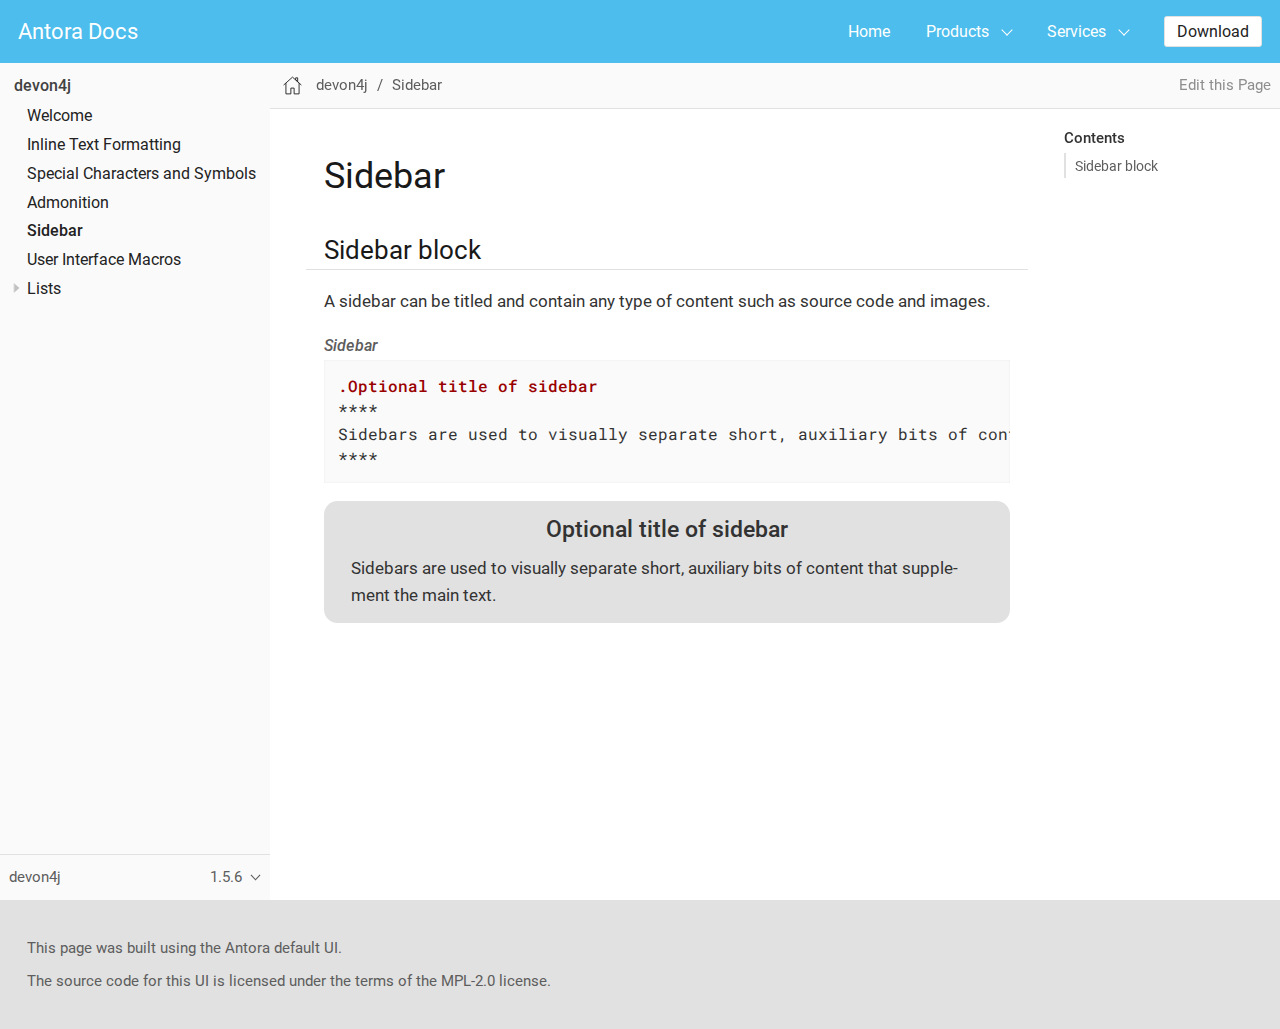
<file: devon4j/current/sidebar.html>
<!DOCTYPE html>
<html lang="en">
  <head>
    <meta charset="utf-8">
    <meta name="viewport" content="width=device-width,initial-scale=1">
    <title>Sidebar :: Antora Docs</title>
    <meta name="generator" content="Antora 3.0.2">
    <link rel="stylesheet" href="../../_/css/site.css">
    <script>var uiRootPath = '../../_'</script>
  </head>
  <body class="article">
<header class="header">
  <nav class="navbar">
    <div class="navbar-brand">
      <a class="navbar-item" href="../..">Antora Docs</a>
      <button class="navbar-burger" data-target="topbar-nav">
        <span></span>
        <span></span>
        <span></span>
      </button>
    </div>
    <div id="topbar-nav" class="navbar-menu">
      <div class="navbar-end">
        <a class="navbar-item" href="#">Home</a>
        <div class="navbar-item has-dropdown is-hoverable">
          <a class="navbar-link" href="#">Products</a>
          <div class="navbar-dropdown">
            <a class="navbar-item" href="#">Product A</a>
            <a class="navbar-item" href="#">Product B</a>
            <a class="navbar-item" href="#">Product C</a>
          </div>
        </div>
        <div class="navbar-item has-dropdown is-hoverable">
          <a class="navbar-link" href="#">Services</a>
          <div class="navbar-dropdown">
            <a class="navbar-item" href="#">Service A</a>
            <a class="navbar-item" href="#">Service B</a>
            <a class="navbar-item" href="#">Service C</a>
          </div>
        </div>
        <div class="navbar-item">
          <span class="control">
            <a class="button is-primary" href="#">Download</a>
          </span>
        </div>
      </div>
    </div>
  </nav>
</header>
<div class="body">
<div class="nav-container" data-component="devon4j" data-version="1.5.6">
  <aside class="nav">
    <div class="panels">
<div class="nav-panel-menu is-active" data-panel="menu">
  <nav class="nav-menu">
    <h3 class="title"><a href="inline-text-formatting.html">devon4j</a></h3>
<ul class="nav-list">
  <li class="nav-item" data-depth="0">
<ul class="nav-list">
  <li class="nav-item" data-depth="1">
    <a class="nav-link" href="index.html">Welcome</a>
  </li>
  <li class="nav-item" data-depth="1">
    <a class="nav-link" href="inline-text-formatting.html">Inline Text Formatting</a>
  </li>
  <li class="nav-item" data-depth="1">
    <a class="nav-link" href="special-characters.html">Special Characters and Symbols</a>
  </li>
  <li class="nav-item" data-depth="1">
    <a class="nav-link" href="admonition.html">Admonition</a>
  </li>
  <li class="nav-item is-current-page" data-depth="1">
    <a class="nav-link" href="sidebar.html">Sidebar</a>
  </li>
  <li class="nav-item" data-depth="1">
    <a class="nav-link" href="ui-macros.html">User Interface Macros</a>
  </li>
  <li class="nav-item" data-depth="1">
    <button class="nav-item-toggle"></button>
    <span class="nav-text">Lists</span>
<ul class="nav-list">
  <li class="nav-item" data-depth="2">
    <a class="nav-link" href="lists/ordered-list.html">Ordered Lists</a>
  </li>
  <li class="nav-item" data-depth="2">
    <a class="nav-link" href="lists/unordered-list.html">Unordered Lists</a>
  </li>
</ul>
  </li>
</ul>
  </li>
</ul>
  </nav>
</div>
<div class="nav-panel-explore" data-panel="explore">
  <div class="context">
    <span class="title">devon4j</span>
    <span class="version">1.5.6</span>
  </div>
  <ul class="components">
    <li class="component is-current">
      <a class="title" href="inline-text-formatting.html">devon4j</a>
      <ul class="versions">
        <li class="version is-current is-latest">
          <a href="inline-text-formatting.html">1.5.6</a>
        </li>
      </ul>
    </li>
  </ul>
</div>
    </div>
  </aside>
</div>
<main class="article">
<div class="toolbar" role="navigation">
<button class="nav-toggle"></button>
  <a href="index.html" class="home-link"></a>
<nav class="breadcrumbs" aria-label="breadcrumbs">
  <ul>
    <li><a href="inline-text-formatting.html">devon4j</a></li>
    <li><a href="sidebar.html">Sidebar</a></li>
  </ul>
</nav>
  <div class="edit-this-page"><a href="file:///mnt/c/Projects/devonfw/antora-test/devon4j/modules/ROOT/pages/sidebar.adoc">Edit this Page</a></div>
</div>
  <div class="content">
<aside class="toc sidebar" data-title="Contents" data-levels="2">
  <div class="toc-menu"></div>
</aside>
<article class="doc">
<h1 class="page">Sidebar</h1>
<div class="sect1">
<h2 id="_sidebar_block"><a class="anchor" href="#_sidebar_block"></a>Sidebar block</h2>
<div class="sectionbody">
<div class="paragraph">
<p>A sidebar can be titled and contain any type of content such as source code and images.</p>
</div>
<div class="listingblock">
<div class="title">Sidebar</div>
<div class="content">
<pre class="highlightjs highlight"><code class="language-asciidoc hljs" data-lang="asciidoc">.Optional title of sidebar
****
Sidebars are used to visually separate short, auxiliary bits of content that supplement the main text.
****</code></pre>
</div>
</div>
<div class="sidebarblock">
<div class="content">
<div class="title">Optional title of sidebar</div>
<div class="paragraph">
<p>Sidebars are used to visually separate short, auxiliary bits of content that supplement the main text.</p>
</div>
</div>
</div>
</div>
</div>
</article>
  </div>
</main>
</div>
<footer class="footer">
  <p>This page was built using the Antora default UI.</p>
  <p>The source code for this UI is licensed under the terms of the MPL-2.0 license.</p>
</footer>
<script src="../../_/js/site.js"></script>
<script async src="../../_/js/vendor/highlight.js"></script>
  </body>
</html>
</file>
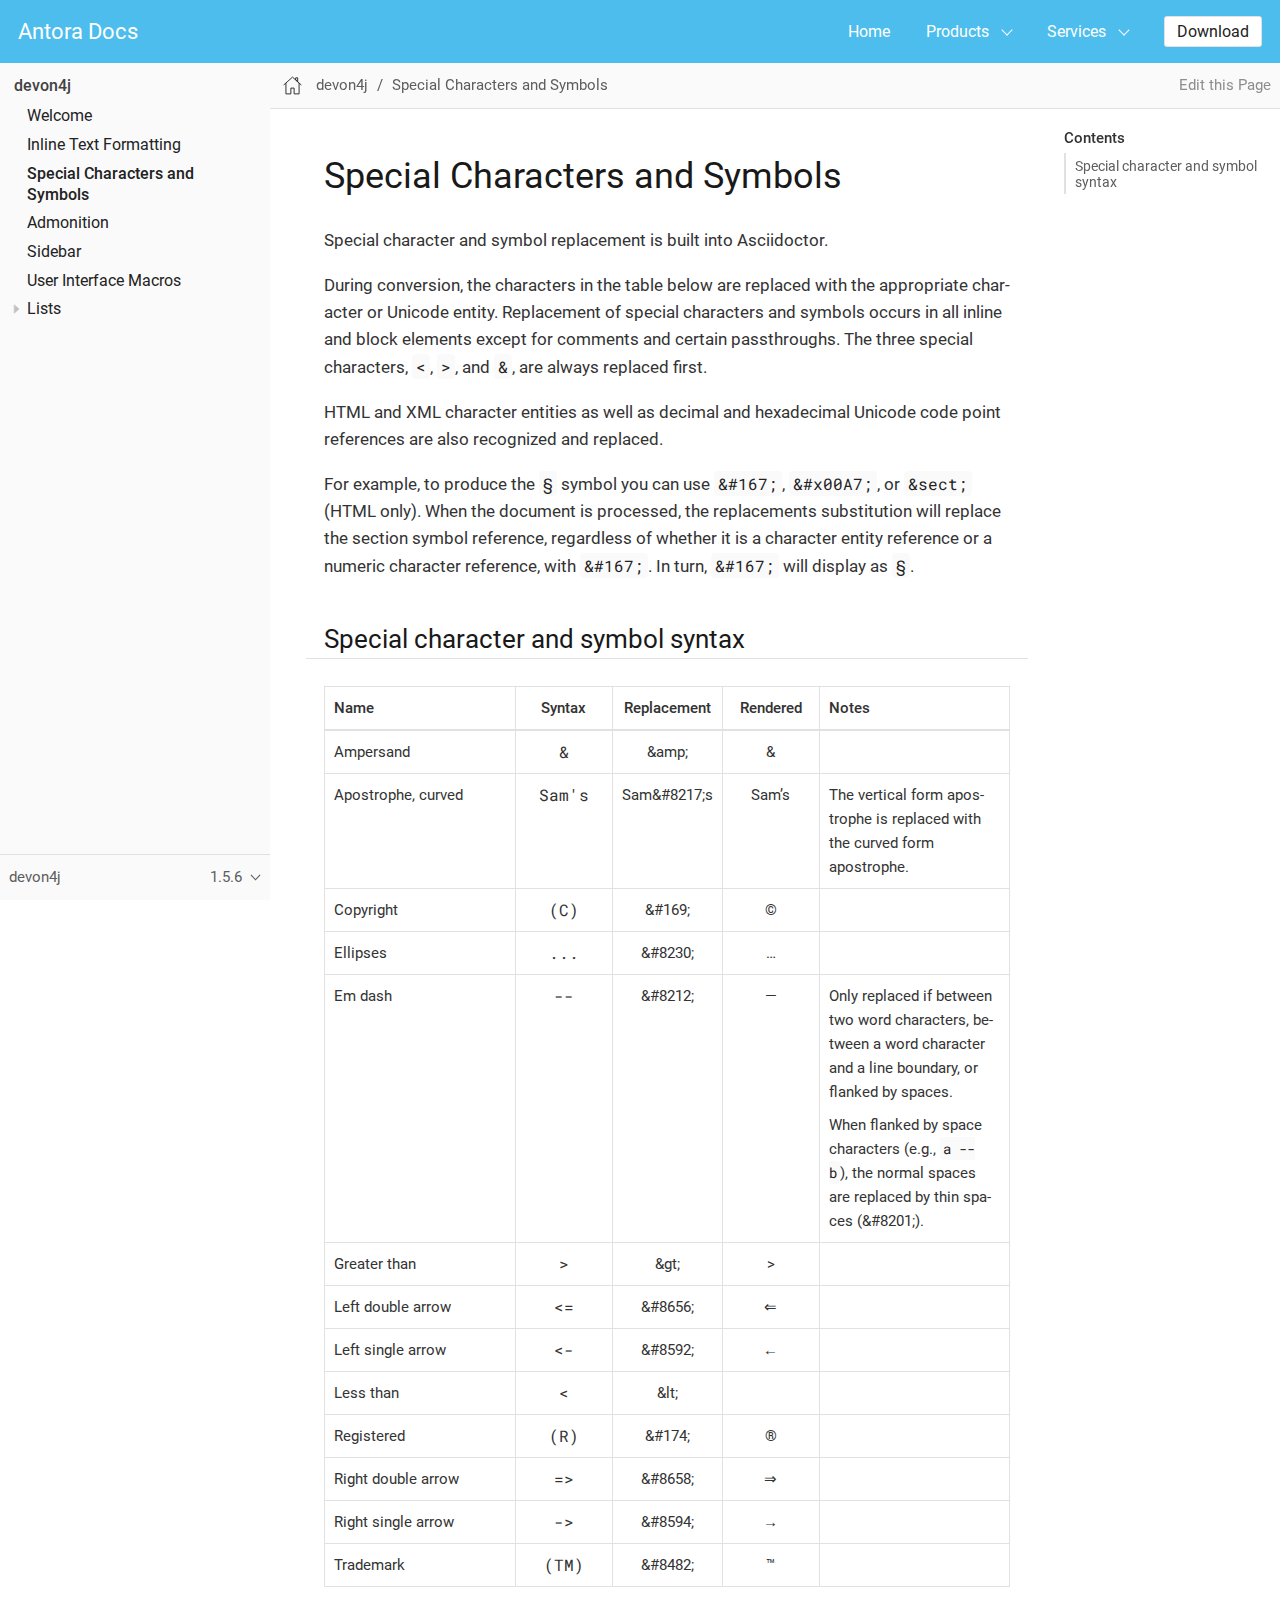
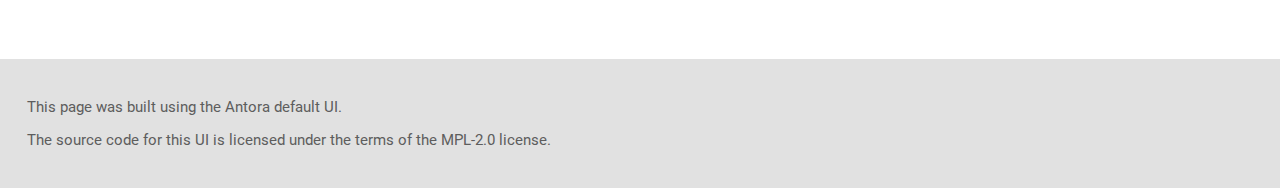
<file: devon4j/current/special-characters.html>
<!DOCTYPE html>
<html lang="en">
  <head>
    <meta charset="utf-8">
    <meta name="viewport" content="width=device-width,initial-scale=1">
    <title>Special Characters and Symbols :: Antora Docs</title>
    <meta name="generator" content="Antora 3.0.2">
    <link rel="stylesheet" href="../../_/css/site.css">
    <script>var uiRootPath = '../../_'</script>
  </head>
  <body class="article">
<header class="header">
  <nav class="navbar">
    <div class="navbar-brand">
      <a class="navbar-item" href="../..">Antora Docs</a>
      <button class="navbar-burger" data-target="topbar-nav">
        <span></span>
        <span></span>
        <span></span>
      </button>
    </div>
    <div id="topbar-nav" class="navbar-menu">
      <div class="navbar-end">
        <a class="navbar-item" href="#">Home</a>
        <div class="navbar-item has-dropdown is-hoverable">
          <a class="navbar-link" href="#">Products</a>
          <div class="navbar-dropdown">
            <a class="navbar-item" href="#">Product A</a>
            <a class="navbar-item" href="#">Product B</a>
            <a class="navbar-item" href="#">Product C</a>
          </div>
        </div>
        <div class="navbar-item has-dropdown is-hoverable">
          <a class="navbar-link" href="#">Services</a>
          <div class="navbar-dropdown">
            <a class="navbar-item" href="#">Service A</a>
            <a class="navbar-item" href="#">Service B</a>
            <a class="navbar-item" href="#">Service C</a>
          </div>
        </div>
        <div class="navbar-item">
          <span class="control">
            <a class="button is-primary" href="#">Download</a>
          </span>
        </div>
      </div>
    </div>
  </nav>
</header>
<div class="body">
<div class="nav-container" data-component="devon4j" data-version="1.5.6">
  <aside class="nav">
    <div class="panels">
<div class="nav-panel-menu is-active" data-panel="menu">
  <nav class="nav-menu">
    <h3 class="title"><a href="inline-text-formatting.html">devon4j</a></h3>
<ul class="nav-list">
  <li class="nav-item" data-depth="0">
<ul class="nav-list">
  <li class="nav-item" data-depth="1">
    <a class="nav-link" href="index.html">Welcome</a>
  </li>
  <li class="nav-item" data-depth="1">
    <a class="nav-link" href="inline-text-formatting.html">Inline Text Formatting</a>
  </li>
  <li class="nav-item is-current-page" data-depth="1">
    <a class="nav-link" href="special-characters.html">Special Characters and Symbols</a>
  </li>
  <li class="nav-item" data-depth="1">
    <a class="nav-link" href="admonition.html">Admonition</a>
  </li>
  <li class="nav-item" data-depth="1">
    <a class="nav-link" href="sidebar.html">Sidebar</a>
  </li>
  <li class="nav-item" data-depth="1">
    <a class="nav-link" href="ui-macros.html">User Interface Macros</a>
  </li>
  <li class="nav-item" data-depth="1">
    <button class="nav-item-toggle"></button>
    <span class="nav-text">Lists</span>
<ul class="nav-list">
  <li class="nav-item" data-depth="2">
    <a class="nav-link" href="lists/ordered-list.html">Ordered Lists</a>
  </li>
  <li class="nav-item" data-depth="2">
    <a class="nav-link" href="lists/unordered-list.html">Unordered Lists</a>
  </li>
</ul>
  </li>
</ul>
  </li>
</ul>
  </nav>
</div>
<div class="nav-panel-explore" data-panel="explore">
  <div class="context">
    <span class="title">devon4j</span>
    <span class="version">1.5.6</span>
  </div>
  <ul class="components">
    <li class="component is-current">
      <a class="title" href="inline-text-formatting.html">devon4j</a>
      <ul class="versions">
        <li class="version is-current is-latest">
          <a href="inline-text-formatting.html">1.5.6</a>
        </li>
      </ul>
    </li>
  </ul>
</div>
    </div>
  </aside>
</div>
<main class="article">
<div class="toolbar" role="navigation">
<button class="nav-toggle"></button>
  <a href="index.html" class="home-link"></a>
<nav class="breadcrumbs" aria-label="breadcrumbs">
  <ul>
    <li><a href="inline-text-formatting.html">devon4j</a></li>
    <li><a href="special-characters.html">Special Characters and Symbols</a></li>
  </ul>
</nav>
  <div class="edit-this-page"><a href="file:///mnt/c/Projects/devonfw/antora-test/devon4j/modules/ROOT/pages/special-characters.adoc">Edit this Page</a></div>
</div>
  <div class="content">
<aside class="toc sidebar" data-title="Contents" data-levels="2">
  <div class="toc-menu"></div>
</aside>
<article class="doc">
<h1 class="page">Special Characters and Symbols</h1>
<div id="preamble">
<div class="sectionbody">
<div class="paragraph">
<p>Special character and symbol replacement is built into Asciidoctor.</p>
</div>
<div class="paragraph">
<p>During conversion, the characters in the table below are replaced with the appropriate character or Unicode entity.
Replacement of special characters and symbols occurs in all inline and block elements except for comments and certain passthroughs.
The three special characters, <code>&lt;</code>, <code>&gt;</code>, and <code>&amp;</code>, are always replaced first.</p>
</div>
<div class="paragraph">
<p>HTML and XML character entities as well as decimal and hexadecimal Unicode code point references are also recognized and replaced.</p>
</div>
<div class="paragraph">
<p>For example, to produce the <code>&#167;</code> symbol you can use <code>&amp;#167;</code>, <code>&amp;#x00A7;</code>, or <code>&amp;sect;</code> (HTML only).
When the document is processed, the replacements substitution will replace the section symbol reference, regardless of whether it is a character entity reference or a numeric character reference, with <code>&amp;#167;</code>.
In turn, <code>&amp;#167;</code> will display as <code>&#167;</code>.</p>
</div>
</div>
</div>
<div class="sect1">
<h2 id="_special_character_and_symbol_syntax"><a class="anchor" href="#_special_character_and_symbol_syntax"></a>Special character and symbol syntax</h2>
<div class="sectionbody">
<table class="tableblock frame-all grid-all stretch">
<colgroup>
<col style="width: 28.5714%;">
<col style="width: 14.2857%;">
<col style="width: 14.2857%;">
<col style="width: 14.2857%;">
<col style="width: 28.5715%;">
</colgroup>
<thead>
<tr>
<th class="tableblock halign-left valign-top">Name</th>
<th class="tableblock halign-center valign-top">Syntax</th>
<th class="tableblock halign-center valign-top">Replacement</th>
<th class="tableblock halign-center valign-top">Rendered</th>
<th class="tableblock halign-left valign-top">Notes</th>
</tr>
</thead>
<tbody>
<tr>
<td class="tableblock halign-left valign-top"><p class="tableblock">Ampersand</p></td>
<td class="tableblock halign-center valign-top"><div class="literal"><pre>&amp;</pre></div></td>
<td class="tableblock halign-center valign-top"><p class="tableblock">&amp;amp;</p></td>
<td class="tableblock halign-center valign-top"><p class="tableblock">&amp;</p></td>
<td class="tableblock halign-left valign-top"></td>
</tr>
<tr>
<td class="tableblock halign-left valign-top"><p class="tableblock">Apostrophe, curved</p></td>
<td class="tableblock halign-center valign-top"><div class="literal"><pre>Sam's</pre></div></td>
<td class="tableblock halign-center valign-top"><p class="tableblock">Sam&amp;#8217;s</p></td>
<td class="tableblock halign-center valign-top"><p class="tableblock">Sam&#8217;s</p></td>
<td class="tableblock halign-left valign-top"><p class="tableblock">The vertical form apostrophe is replaced with the curved form apostrophe.</p></td>
</tr>
<tr>
<td class="tableblock halign-left valign-top"><p class="tableblock">Copyright</p></td>
<td class="tableblock halign-center valign-top"><div class="literal"><pre>(C)</pre></div></td>
<td class="tableblock halign-center valign-top"><p class="tableblock">&amp;#169;</p></td>
<td class="tableblock halign-center valign-top"><p class="tableblock">&#169;</p></td>
<td class="tableblock halign-left valign-top"></td>
</tr>
<tr>
<td class="tableblock halign-left valign-top"><p class="tableblock">Ellipses</p></td>
<td class="tableblock halign-center valign-top"><div class="literal"><pre>...</pre></div></td>
<td class="tableblock halign-center valign-top"><p class="tableblock">&amp;#8230;</p></td>
<td class="tableblock halign-center valign-top"><p class="tableblock">&#8230;&#8203;</p></td>
<td class="tableblock halign-left valign-top"></td>
</tr>
<tr>
<td class="tableblock halign-left valign-top"><p class="tableblock">Em dash</p></td>
<td class="tableblock halign-center valign-top"><div class="literal"><pre>--</pre></div></td>
<td class="tableblock halign-center valign-top"><p class="tableblock">&amp;#8212;</p></td>
<td class="tableblock halign-center valign-top"><p class="tableblock">&#8201;&#8212;&#8201;</p></td>
<td class="tableblock halign-left valign-top"><p class="tableblock">Only replaced if between two word characters, between a word character and a line boundary, or flanked by spaces.</p>
<p class="tableblock">When flanked by space characters (e.g., <code>a -- b</code>), the normal spaces are replaced by thin spaces (&amp;#8201;).</p></td>
</tr>
<tr>
<td class="tableblock halign-left valign-top"><p class="tableblock">Greater than</p></td>
<td class="tableblock halign-center valign-top"><div class="literal"><pre>&gt;</pre></div></td>
<td class="tableblock halign-center valign-top"><p class="tableblock">&amp;gt;</p></td>
<td class="tableblock halign-center valign-top"><p class="tableblock">&gt;</p></td>
<td class="tableblock halign-left valign-top"></td>
</tr>
<tr>
<td class="tableblock halign-left valign-top"><p class="tableblock">Left double arrow</p></td>
<td class="tableblock halign-center valign-top"><div class="literal"><pre>&lt;=</pre></div></td>
<td class="tableblock halign-center valign-top"><p class="tableblock">&amp;#8656;</p></td>
<td class="tableblock halign-center valign-top"><p class="tableblock">&#8656;</p></td>
<td class="tableblock halign-left valign-top"></td>
</tr>
<tr>
<td class="tableblock halign-left valign-top"><p class="tableblock">Left single arrow</p></td>
<td class="tableblock halign-center valign-top"><div class="literal"><pre>&lt;-</pre></div></td>
<td class="tableblock halign-center valign-top"><p class="tableblock">&amp;#8592;</p></td>
<td class="tableblock halign-center valign-top"><p class="tableblock">&#8592;</p></td>
<td class="tableblock halign-left valign-top"></td>
</tr>
<tr>
<td class="tableblock halign-left valign-top"><p class="tableblock">Less than</p></td>
<td class="tableblock halign-center valign-top"><div class="literal"><pre>&lt;</pre></div></td>
<td class="tableblock halign-center valign-top"><p class="tableblock">&amp;lt;</p></td>
<td class="tableblock halign-center valign-top"></td>
<td class="tableblock halign-left valign-top"></td>
</tr>
<tr>
<td class="tableblock halign-left valign-top"><p class="tableblock">Registered</p></td>
<td class="tableblock halign-center valign-top"><div class="literal"><pre>(R)</pre></div></td>
<td class="tableblock halign-center valign-top"><p class="tableblock">&amp;#174;</p></td>
<td class="tableblock halign-center valign-top"><p class="tableblock">&#174;</p></td>
<td class="tableblock halign-left valign-top"></td>
</tr>
<tr>
<td class="tableblock halign-left valign-top"><p class="tableblock">Right double arrow</p></td>
<td class="tableblock halign-center valign-top"><div class="literal"><pre>=&gt;</pre></div></td>
<td class="tableblock halign-center valign-top"><p class="tableblock">&amp;#8658;</p></td>
<td class="tableblock halign-center valign-top"><p class="tableblock">&#8658;</p></td>
<td class="tableblock halign-left valign-top"></td>
</tr>
<tr>
<td class="tableblock halign-left valign-top"><p class="tableblock">Right single arrow</p></td>
<td class="tableblock halign-center valign-top"><div class="literal"><pre>-&gt;</pre></div></td>
<td class="tableblock halign-center valign-top"><p class="tableblock">&amp;#8594;</p></td>
<td class="tableblock halign-center valign-top"><p class="tableblock">&#8594;</p></td>
<td class="tableblock halign-left valign-top"></td>
</tr>
<tr>
<td class="tableblock halign-left valign-top"><p class="tableblock">Trademark</p></td>
<td class="tableblock halign-center valign-top"><div class="literal"><pre>(TM)</pre></div></td>
<td class="tableblock halign-center valign-top"><p class="tableblock">&amp;#8482;</p></td>
<td class="tableblock halign-center valign-top"><p class="tableblock">&#8482;</p></td>
<td class="tableblock halign-left valign-top"></td>
</tr>
</tbody>
</table>
</div>
</div>
</article>
  </div>
</main>
</div>
<footer class="footer">
  <p>This page was built using the Antora default UI.</p>
  <p>The source code for this UI is licensed under the terms of the MPL-2.0 license.</p>
</footer>
<script src="../../_/js/site.js"></script>
<script async src="../../_/js/vendor/highlight.js"></script>
  </body>
</html>
</file>
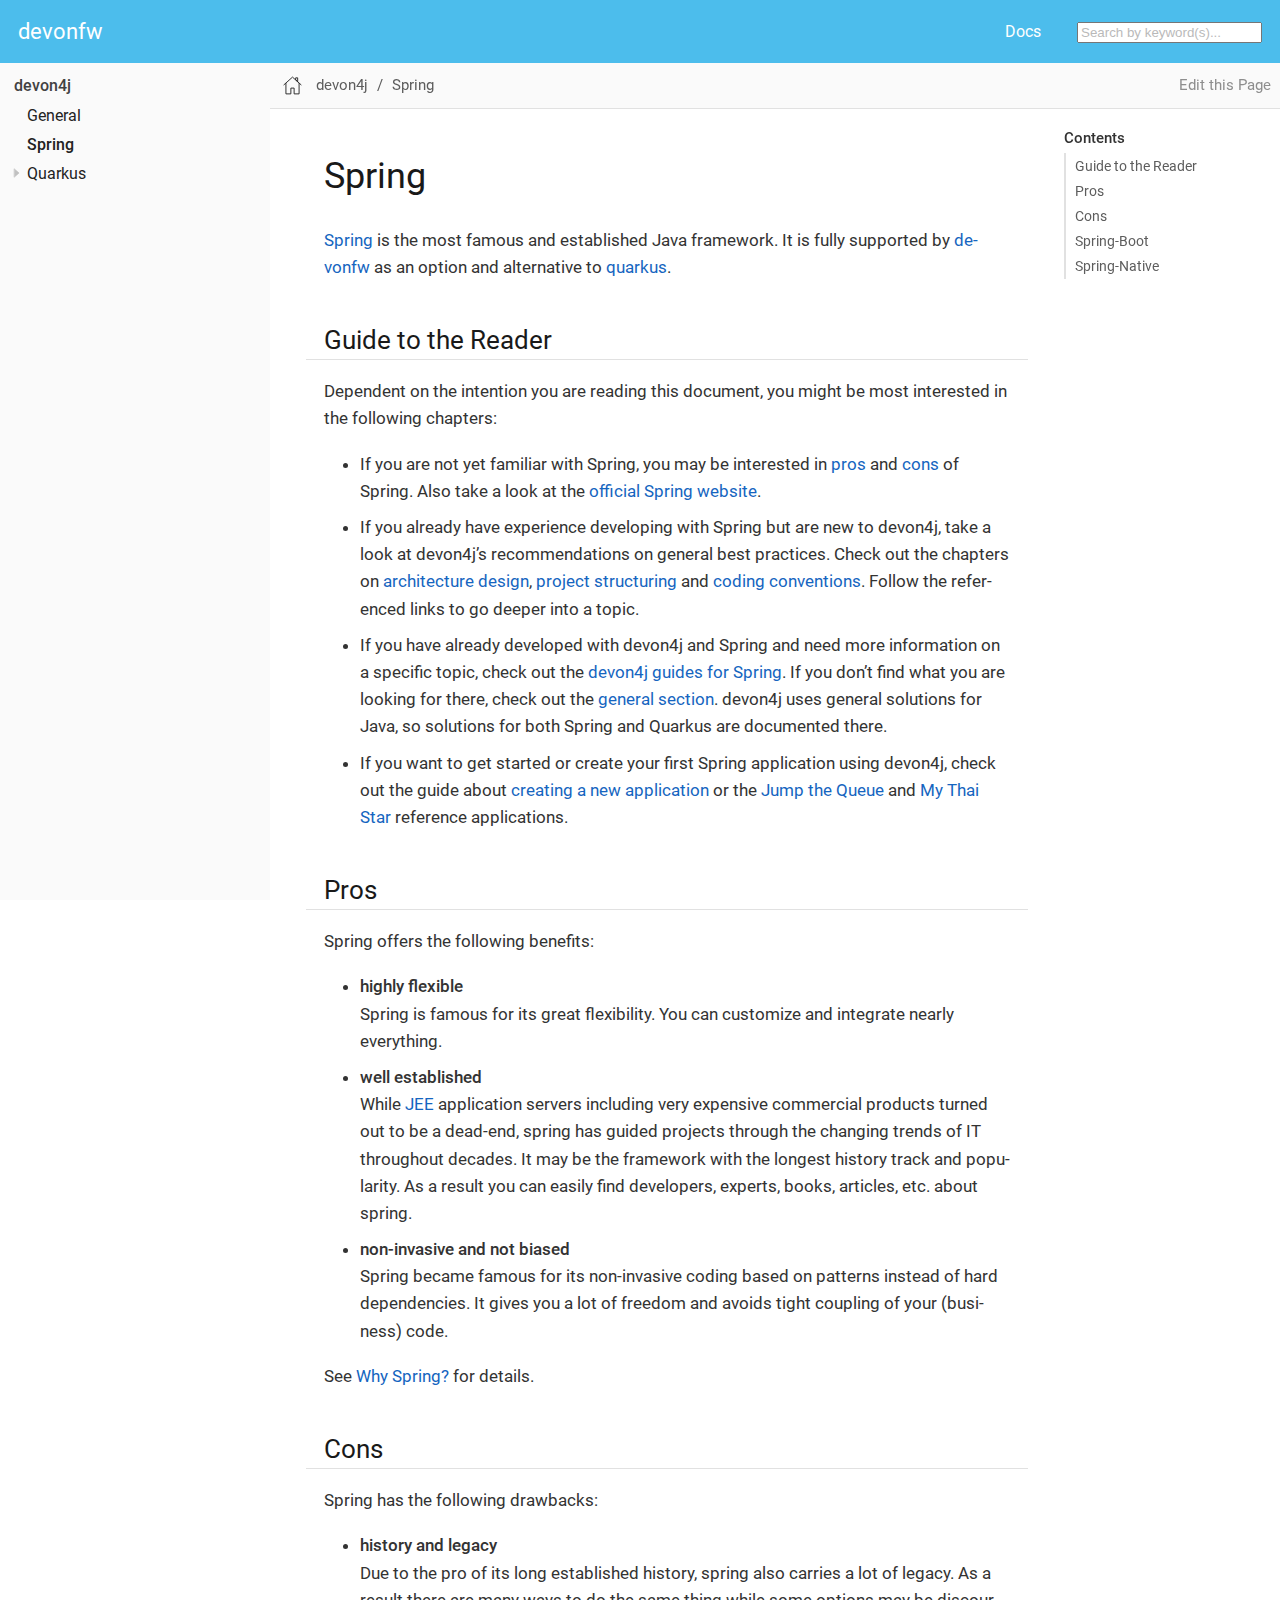
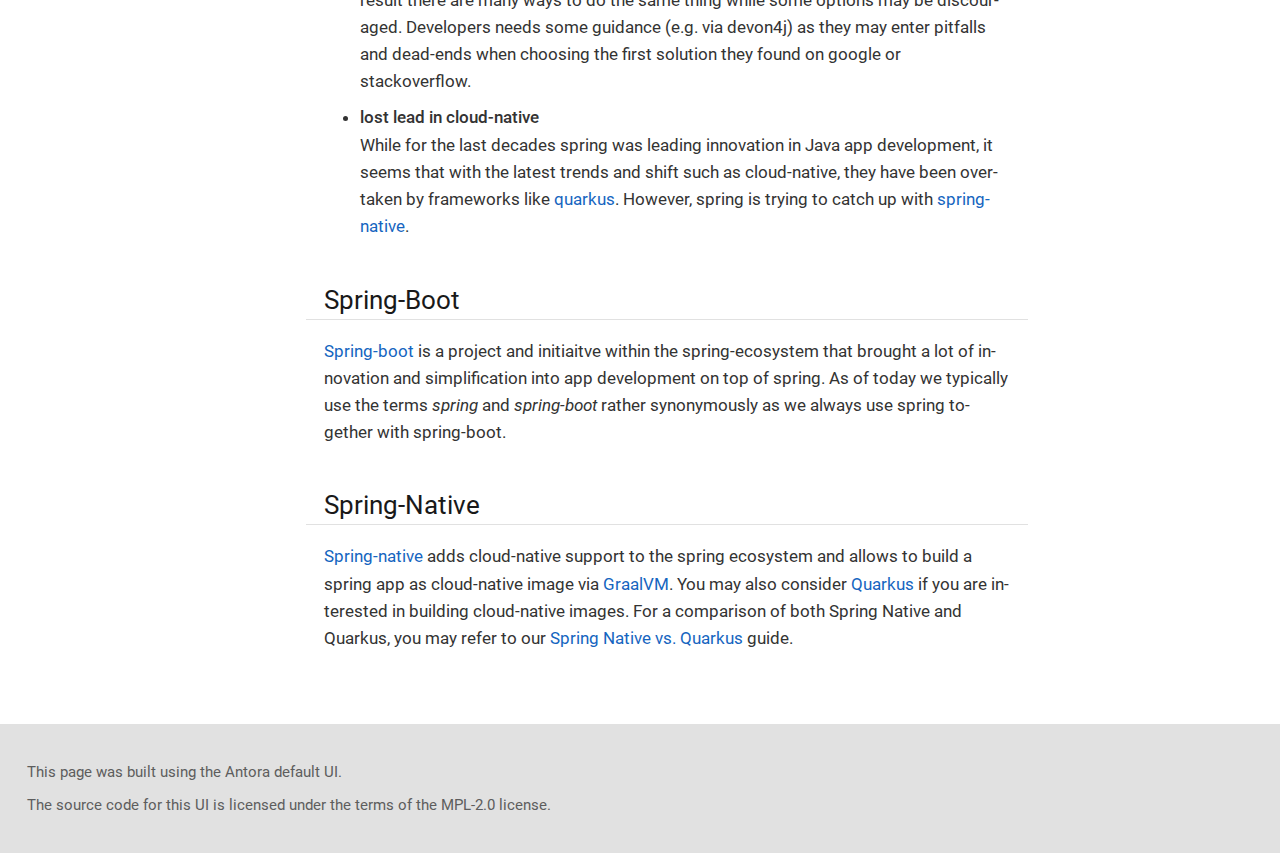
<file: devon4j/current/spring.html>
<!DOCTYPE html>
<html lang="en">
  <head>
    <meta charset="utf-8">
    <meta name="viewport" content="width=device-width,initial-scale=1">
    <title>Spring :: devon4j</title>
    <meta name="generator" content="Antora 3.0.2">
    <link rel="stylesheet" href="../../_/css/site.css">
    <script>var uiRootPath = '../../_'</script>
  </head>
  <body class="article">
<header class="header">
  <nav class="navbar">
    <div class="navbar-brand">
      <a class="navbar-item" href="../..">devonfw</a>
      <button class="navbar-burger" data-target="topbar-nav">
        <span></span>
        <span></span>
        <span></span>
      </button>
    </div>
    <div id="topbar-nav" class="navbar-menu">
      <div class="navbar-end">
        <a class="navbar-item" href="#">Docs</a>
        
        <div class="navbar-item">
          <form class="form-inline">
            <div class="search-bar">
              <input id="search-field" type="search" class="form-control mr-sm-2" placeholder="Search by keyword(s)..." aria-label="Search" style="height: auto;" autocomplete="off">
              <div class="sb-res-pos px-4">
                <div id="click-outside" class="click-outside z-50 hidden"></div>
                <div class="col rounded px-0 border z-100 bg-white hidden search-bar-results" id="search-results-box">
                </div>
              </div>
            </div>
          </form>
        </div>
      </div>
    </div>
  </nav>
</header>
<div class="body">
<div class="nav-container" data-component="devon4j" data-version="1">
  <aside class="nav">
    <div class="panels">
<div class="nav-panel-menu is-active" data-panel="menu">
  <nav class="nav-menu">
    <h3 class="title"><a href="index.html">devon4j</a></h3>
<ul class="nav-list">
  <li class="nav-item" data-depth="0">
<ul class="nav-list">
  <li class="nav-item" data-depth="1">
    <a class="nav-link" href="general.html">General</a>
  </li>
  <li class="nav-item is-current-page" data-depth="1">
    <a class="nav-link" href="spring.html">Spring</a>
  </li>
  <li class="nav-item" data-depth="1">
    <button class="nav-item-toggle"></button>
    <a class="nav-link" href="quarkus.html">Quarkus</a>
<ul class="nav-list">
  <li class="nav-item" data-depth="2">
    <a class="nav-link" href="quarkus/getting-started-quarkus.html">Quickstart</a>
  </li>
</ul>
  </li>
</ul>
  </li>
</ul>
  </nav>
</div>
    </div>
  </aside>
</div>
<main class="article">
<div class="toolbar" role="navigation">
<button class="nav-toggle"></button>
  <a href="index.html" class="home-link"></a>
<nav class="breadcrumbs" aria-label="breadcrumbs">
  <ul>
    <li><a href="index.html">devon4j</a></li>
    <li><a href="spring.html">Spring</a></li>
  </ul>
</nav>
  <div class="edit-this-page"><a href="file:///mnt/c/Projects/devonfw/antora-test/devon4j/modules/ROOT/pages/spring.adoc">Edit this Page</a></div>
</div>
  <div class="content">
<aside class="toc sidebar" data-title="Contents" data-levels="2">
  <div class="toc-menu"></div>
</aside>
<article class="doc">
<h1 class="page">Spring</h1>
<div id="preamble">
<div class="sectionbody">
<div class="paragraph">
<p><a href="https://spring.io">Spring</a> is the most famous and established Java framework.
It is fully supported by <a href="https://devonfw.com">devonfw</a> as an option and alternative to <a href="quarkus.asciidoc">quarkus</a>.</p>
</div>
</div>
</div>
<div class="sect1">
<h2 id="_guide_to_the_reader"><a class="anchor" href="#_guide_to_the_reader"></a>Guide to the Reader</h2>
<div class="sectionbody">
<div class="paragraph">
<p>Dependent on the intention you are reading this document, you might be most interested in the following chapters:</p>
</div>
<div class="ulist">
<ul>
<li>
<p>If you are not yet familiar with Spring, you may be interested in <a href="#pros">pros</a> and <a href="#cons">cons</a> of Spring. Also take a look at the <a href="https://spring.io/why-spring">official Spring website</a>.</p>
</li>
<li>
<p>If you already have experience developing with Spring but are new to devon4j, take a look at devon4j&#8217;s recommendations on general best practices. Check out the chapters on <a href="architecture.asciidoc">architecture design</a>, <a href="guide-structure-classic.asciidoc">project structuring</a> and <a href="coding-conventions">coding conventions</a>. Follow the referenced links to go deeper into a topic.</p>
</li>
<li>
<p>If you have already developed with devon4j and Spring and need more information on a specific topic, check out the <a href="quarkus/getting-started-for-spring-developers.html" class="xref page">devon4j guides for Spring</a>. If you don&#8217;t find what you are looking for there, check out the <a href="https://devonfw.com/website/pages/docs/devon4j.asciidoc_general.html">general section</a>. devon4j uses general solutions for Java, so solutions for both Spring and Quarkus are documented there.</p>
</li>
<li>
<p>If you want to get started or create your first Spring application using devon4j, check out the guide about <a href="tutorial-newapp.asciidoc">creating a new application</a> or the <a href="https://github.com/devonfw/jump-the-queue">Jump the Queue</a> and <a href="https://github.com/devonfw/my-thai-star">My Thai Star</a> reference applications.</p>
</li>
</ul>
</div>
</div>
</div>
<div class="sect1">
<h2 id="_pros"><a class="anchor" href="#_pros"></a>Pros</h2>
<div class="sectionbody">
<div class="paragraph">
<p>Spring offers the following benefits:</p>
</div>
<div class="ulist">
<ul>
<li>
<p><strong>highly flexible</strong><br>
Spring is famous for its great flexibility. You can customize and integrate nearly everything.</p>
</li>
<li>
<p><strong>well established</strong><br>
While <a href="guide-jee.asciidoc">JEE</a> application servers including very expensive commercial products turned out to be a dead-end, spring has guided projects through the changing trends of IT throughout decades. It may be the framework with the longest history track and popularity. As a result you can easily find developers, experts, books, articles, etc. about spring.</p>
</li>
<li>
<p><strong>non-invasive and not biased</strong><br>
Spring became famous for its non-invasive coding based on patterns instead of hard dependencies. It gives you a lot of freedom and avoids tight coupling of your (business) code.</p>
</li>
</ul>
</div>
<div class="paragraph">
<p>See <a href="https://spring.io/why-spring">Why Spring?</a> for details.</p>
</div>
</div>
</div>
<div class="sect1">
<h2 id="_cons"><a class="anchor" href="#_cons"></a>Cons</h2>
<div class="sectionbody">
<div class="paragraph">
<p>Spring has the following drawbacks:</p>
</div>
<div class="ulist">
<ul>
<li>
<p><strong>history and legacy</strong><br>
Due to the pro of its long established history, spring also carries a lot of legacy. As a result there are many ways to do the same thing while some options may be discouraged. Developers needs some guidance (e.g. via devon4j) as they may enter pitfalls and dead-ends when choosing the first solution they found on google or stackoverflow.</p>
</li>
<li>
<p><strong>lost lead in cloud-native</strong><br>
While for the last decades spring was leading innovation in Java app development, it seems that with the latest trends and shift such as cloud-native, they have been overtaken by frameworks like <a href="quarkus.asciidoc">quarkus</a>. However, spring is trying to catch up with <a href="#spring-native">spring-native</a>.</p>
</li>
</ul>
</div>
</div>
</div>
<div class="sect1">
<h2 id="_spring_boot"><a class="anchor" href="#_spring_boot"></a>Spring-Boot</h2>
<div class="sectionbody">
<div class="paragraph">
<p><a href="https://spring.io/projects/spring-boot">Spring-boot</a> is a project and initiaitve within the spring-ecosystem that brought a lot of innovation and simplification into app development on top of spring.
As of today we typically use the terms <em>spring</em> and <em>spring-boot</em> rather synonymously as we always use spring together with spring-boot.</p>
</div>
</div>
</div>
<div class="sect1">
<h2 id="_spring_native"><a class="anchor" href="#_spring_native"></a>Spring-Native</h2>
<div class="sectionbody">
<div class="paragraph">
<p><a href="https://github.com/spring-projects-experimental/spring-native">Spring-native</a> adds cloud-native support to the spring ecosystem and allows to build a spring app as cloud-native image via <a href="https://www.graalvm.org/">GraalVM</a>.
You may also consider <a href="quarkus.asciidoc">Quarkus</a> if you are interested in building cloud-native images. For a comparison of both Spring Native and Quarkus, you may refer to our <a href="Spring-native-vs-Quarkus.asciidoc">Spring Native vs. Quarkus</a> guide.</p>
</div>
</div>
</div>
</article>
  </div>
</main>
</div>
<footer class="footer">
  <p>This page was built using the Antora default UI.</p>
  <p>The source code for this UI is licensed under the terms of the MPL-2.0 license.</p>
</footer>
<script src="../../_/js/site.js"></script>
<script async src="../../_/js/vendor/highlight.js"></script>
  </body>
</html>
</file>
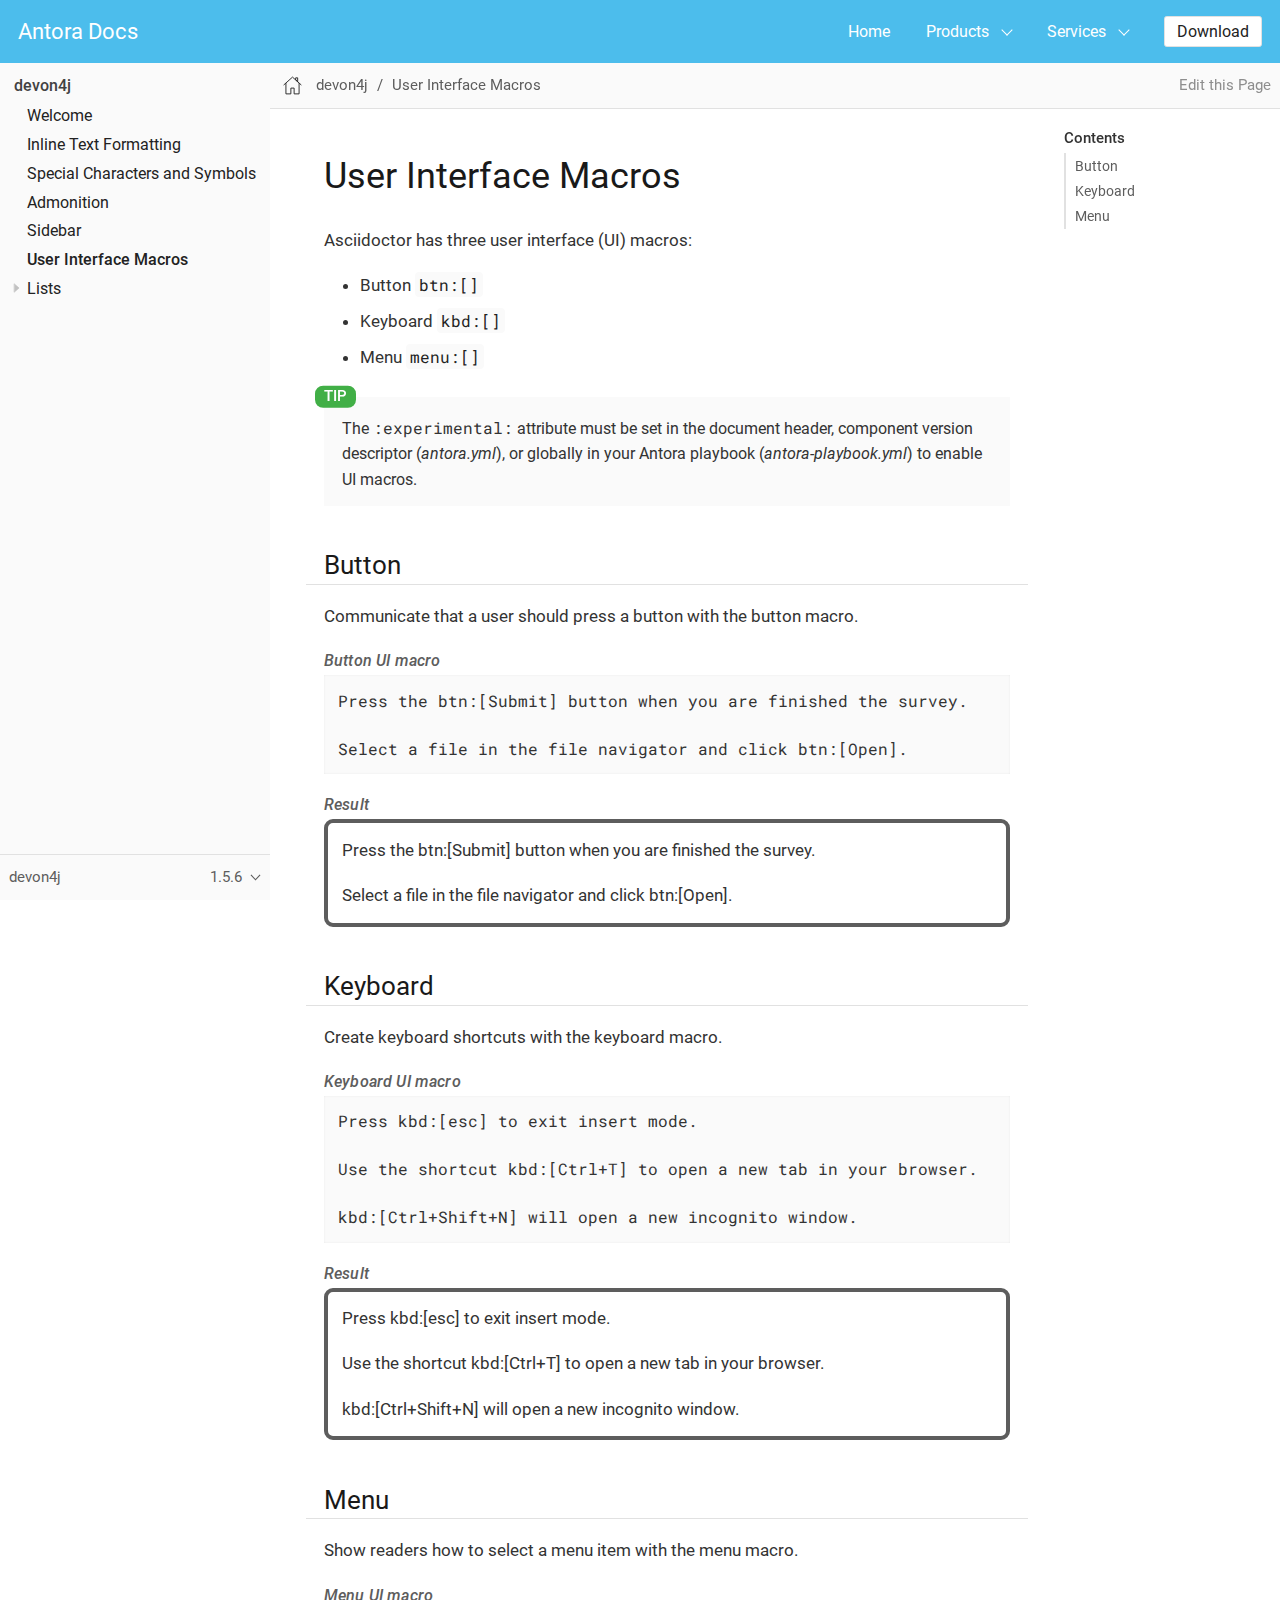
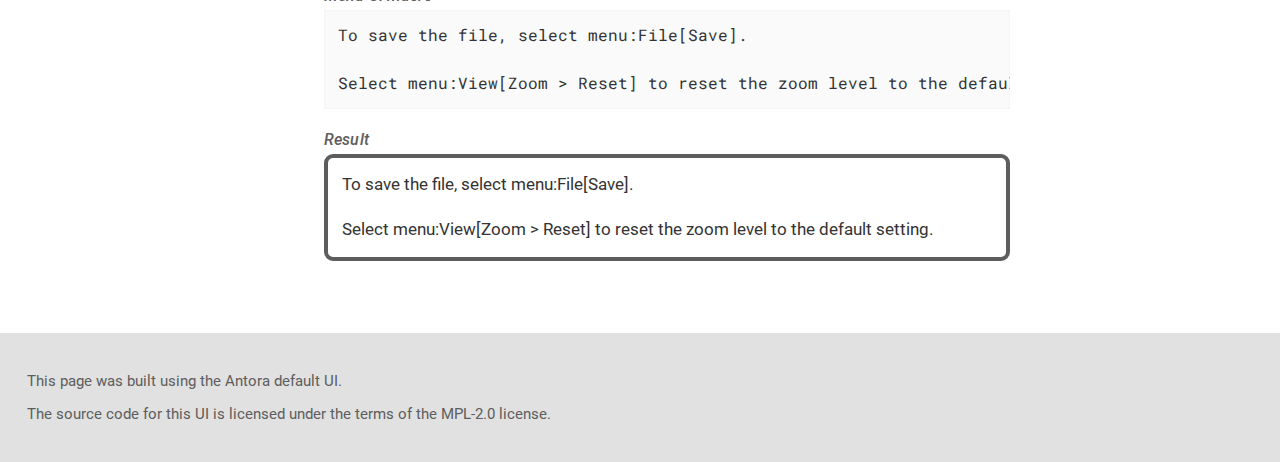
<file: devon4j/current/ui-macros.html>
<!DOCTYPE html>
<html lang="en">
  <head>
    <meta charset="utf-8">
    <meta name="viewport" content="width=device-width,initial-scale=1">
    <title>User Interface Macros :: Antora Docs</title>
    <meta name="generator" content="Antora 3.0.2">
    <link rel="stylesheet" href="../../_/css/site.css">
    <script>var uiRootPath = '../../_'</script>
  </head>
  <body class="article">
<header class="header">
  <nav class="navbar">
    <div class="navbar-brand">
      <a class="navbar-item" href="../..">Antora Docs</a>
      <button class="navbar-burger" data-target="topbar-nav">
        <span></span>
        <span></span>
        <span></span>
      </button>
    </div>
    <div id="topbar-nav" class="navbar-menu">
      <div class="navbar-end">
        <a class="navbar-item" href="#">Home</a>
        <div class="navbar-item has-dropdown is-hoverable">
          <a class="navbar-link" href="#">Products</a>
          <div class="navbar-dropdown">
            <a class="navbar-item" href="#">Product A</a>
            <a class="navbar-item" href="#">Product B</a>
            <a class="navbar-item" href="#">Product C</a>
          </div>
        </div>
        <div class="navbar-item has-dropdown is-hoverable">
          <a class="navbar-link" href="#">Services</a>
          <div class="navbar-dropdown">
            <a class="navbar-item" href="#">Service A</a>
            <a class="navbar-item" href="#">Service B</a>
            <a class="navbar-item" href="#">Service C</a>
          </div>
        </div>
        <div class="navbar-item">
          <span class="control">
            <a class="button is-primary" href="#">Download</a>
          </span>
        </div>
      </div>
    </div>
  </nav>
</header>
<div class="body">
<div class="nav-container" data-component="devon4j" data-version="1.5.6">
  <aside class="nav">
    <div class="panels">
<div class="nav-panel-menu is-active" data-panel="menu">
  <nav class="nav-menu">
    <h3 class="title"><a href="inline-text-formatting.html">devon4j</a></h3>
<ul class="nav-list">
  <li class="nav-item" data-depth="0">
<ul class="nav-list">
  <li class="nav-item" data-depth="1">
    <a class="nav-link" href="index.html">Welcome</a>
  </li>
  <li class="nav-item" data-depth="1">
    <a class="nav-link" href="inline-text-formatting.html">Inline Text Formatting</a>
  </li>
  <li class="nav-item" data-depth="1">
    <a class="nav-link" href="special-characters.html">Special Characters and Symbols</a>
  </li>
  <li class="nav-item" data-depth="1">
    <a class="nav-link" href="admonition.html">Admonition</a>
  </li>
  <li class="nav-item" data-depth="1">
    <a class="nav-link" href="sidebar.html">Sidebar</a>
  </li>
  <li class="nav-item is-current-page" data-depth="1">
    <a class="nav-link" href="ui-macros.html">User Interface Macros</a>
  </li>
  <li class="nav-item" data-depth="1">
    <button class="nav-item-toggle"></button>
    <span class="nav-text">Lists</span>
<ul class="nav-list">
  <li class="nav-item" data-depth="2">
    <a class="nav-link" href="lists/ordered-list.html">Ordered Lists</a>
  </li>
  <li class="nav-item" data-depth="2">
    <a class="nav-link" href="lists/unordered-list.html">Unordered Lists</a>
  </li>
</ul>
  </li>
</ul>
  </li>
</ul>
  </nav>
</div>
<div class="nav-panel-explore" data-panel="explore">
  <div class="context">
    <span class="title">devon4j</span>
    <span class="version">1.5.6</span>
  </div>
  <ul class="components">
    <li class="component is-current">
      <a class="title" href="inline-text-formatting.html">devon4j</a>
      <ul class="versions">
        <li class="version is-current is-latest">
          <a href="inline-text-formatting.html">1.5.6</a>
        </li>
      </ul>
    </li>
  </ul>
</div>
    </div>
  </aside>
</div>
<main class="article">
<div class="toolbar" role="navigation">
<button class="nav-toggle"></button>
  <a href="index.html" class="home-link"></a>
<nav class="breadcrumbs" aria-label="breadcrumbs">
  <ul>
    <li><a href="inline-text-formatting.html">devon4j</a></li>
    <li><a href="ui-macros.html">User Interface Macros</a></li>
  </ul>
</nav>
  <div class="edit-this-page"><a href="file:///mnt/c/Projects/devonfw/antora-test/devon4j/modules/ROOT/pages/ui-macros.adoc">Edit this Page</a></div>
</div>
  <div class="content">
<aside class="toc sidebar" data-title="Contents" data-levels="2">
  <div class="toc-menu"></div>
</aside>
<article class="doc">
<h1 class="page">User Interface Macros</h1>
<div id="preamble">
<div class="sectionbody">
<div class="paragraph">
<p>Asciidoctor has three user interface (UI) macros:</p>
</div>
<div class="ulist">
<ul>
<li>
<p>Button <code>btn:[]</code></p>
</li>
<li>
<p>Keyboard <code>kbd:[]</code></p>
</li>
<li>
<p>Menu <code>menu:[]</code></p>
</li>
</ul>
</div>
<div class="admonitionblock tip">
<table>
<tr>
<td class="icon">
<i class="fa icon-tip" title="Tip"></i>
</td>
<td class="content">
The <code>:experimental:</code> attribute must be set in the document header, component version descriptor (<em>antora.yml</em>), or globally in your Antora playbook (<em>antora-playbook.yml</em>) to enable UI macros.
</td>
</tr>
</table>
</div>
</div>
</div>
<div class="sect1">
<h2 id="_button"><a class="anchor" href="#_button"></a>Button</h2>
<div class="sectionbody">
<div class="paragraph">
<p>Communicate that a user should press a button with the button macro.</p>
</div>
<div class="listingblock">
<div class="title">Button UI macro</div>
<div class="content">
<pre class="highlightjs highlight"><code class="language-asciidoc hljs" data-lang="asciidoc">Press the btn:[Submit] button when you are finished the survey.

Select a file in the file navigator and click btn:[Open].</code></pre>
</div>
</div>
<div class="exampleblock">
<div class="title">Result</div>
<div class="content">
<div class="paragraph">
<p>Press the btn:[Submit] button when you are finished the survey.</p>
</div>
<div class="paragraph">
<p>Select a file in the file navigator and click btn:[Open].</p>
</div>
</div>
</div>
</div>
</div>
<div class="sect1">
<h2 id="_keyboard"><a class="anchor" href="#_keyboard"></a>Keyboard</h2>
<div class="sectionbody">
<div class="paragraph">
<p>Create keyboard shortcuts with the keyboard macro.</p>
</div>
<div class="listingblock">
<div class="title">Keyboard UI macro</div>
<div class="content">
<pre class="highlightjs highlight"><code class="language-asciidoc hljs" data-lang="asciidoc">Press kbd:[esc] to exit insert mode.

Use the shortcut kbd:[Ctrl+T] to open a new tab in your browser.

kbd:[Ctrl+Shift+N] will open a new incognito window.</code></pre>
</div>
</div>
<div class="exampleblock">
<div class="title">Result</div>
<div class="content">
<div class="paragraph">
<p>Press kbd:[esc] to exit insert mode.</p>
</div>
<div class="paragraph">
<p>Use the shortcut kbd:[Ctrl+T] to open a new tab in your browser.</p>
</div>
<div class="paragraph">
<p>kbd:[Ctrl+Shift+N] will open a new incognito window.</p>
</div>
</div>
</div>
</div>
</div>
<div class="sect1">
<h2 id="_menu"><a class="anchor" href="#_menu"></a>Menu</h2>
<div class="sectionbody">
<div class="paragraph">
<p>Show readers how to select a menu item with the menu macro.</p>
</div>
<div class="listingblock">
<div class="title">Menu UI macro</div>
<div class="content">
<pre class="highlightjs highlight"><code class="language-asciidoc hljs" data-lang="asciidoc">To save the file, select menu:File[Save].

Select menu:View[Zoom &gt; Reset] to reset the zoom level to the default setting.</code></pre>
</div>
</div>
<div class="exampleblock">
<div class="title">Result</div>
<div class="content">
<div class="paragraph">
<p>To save the file, select menu:File[Save].</p>
</div>
<div class="paragraph">
<p>Select menu:View[Zoom &gt; Reset] to reset the zoom level to the default setting.</p>
</div>
</div>
</div>
</div>
</div>
</article>
  </div>
</main>
</div>
<footer class="footer">
  <p>This page was built using the Antora default UI.</p>
  <p>The source code for this UI is licensed under the terms of the MPL-2.0 license.</p>
</footer>
<script src="../../_/js/site.js"></script>
<script async src="../../_/js/vendor/highlight.js"></script>
  </body>
</html>
</file>
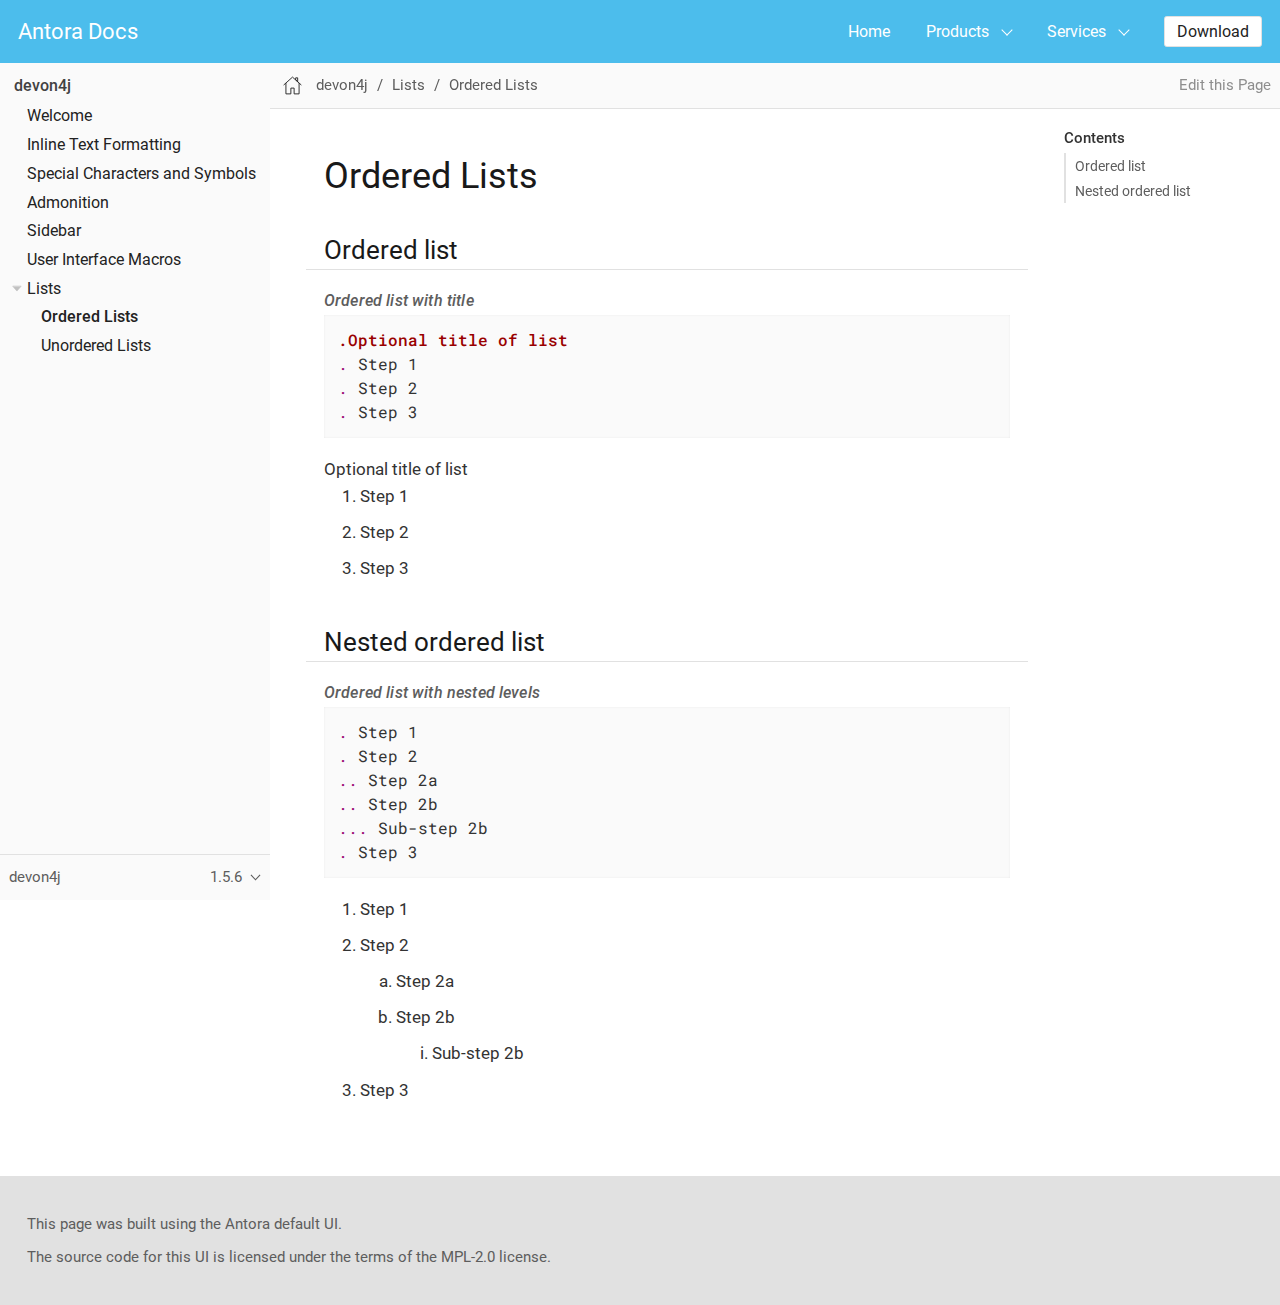
<file: devon4j/current/lists/ordered-list.html>
<!DOCTYPE html>
<html lang="en">
  <head>
    <meta charset="utf-8">
    <meta name="viewport" content="width=device-width,initial-scale=1">
    <title>Ordered Lists :: Antora Docs</title>
    <meta name="generator" content="Antora 3.0.2">
    <link rel="stylesheet" href="../../../_/css/site.css">
    <script>var uiRootPath = '../../../_'</script>
  </head>
  <body class="article">
<header class="header">
  <nav class="navbar">
    <div class="navbar-brand">
      <a class="navbar-item" href="../../..">Antora Docs</a>
      <button class="navbar-burger" data-target="topbar-nav">
        <span></span>
        <span></span>
        <span></span>
      </button>
    </div>
    <div id="topbar-nav" class="navbar-menu">
      <div class="navbar-end">
        <a class="navbar-item" href="#">Home</a>
        <div class="navbar-item has-dropdown is-hoverable">
          <a class="navbar-link" href="#">Products</a>
          <div class="navbar-dropdown">
            <a class="navbar-item" href="#">Product A</a>
            <a class="navbar-item" href="#">Product B</a>
            <a class="navbar-item" href="#">Product C</a>
          </div>
        </div>
        <div class="navbar-item has-dropdown is-hoverable">
          <a class="navbar-link" href="#">Services</a>
          <div class="navbar-dropdown">
            <a class="navbar-item" href="#">Service A</a>
            <a class="navbar-item" href="#">Service B</a>
            <a class="navbar-item" href="#">Service C</a>
          </div>
        </div>
        <div class="navbar-item">
          <span class="control">
            <a class="button is-primary" href="#">Download</a>
          </span>
        </div>
      </div>
    </div>
  </nav>
</header>
<div class="body">
<div class="nav-container" data-component="devon4j" data-version="1.5.6">
  <aside class="nav">
    <div class="panels">
<div class="nav-panel-menu is-active" data-panel="menu">
  <nav class="nav-menu">
    <h3 class="title"><a href="../inline-text-formatting.html">devon4j</a></h3>
<ul class="nav-list">
  <li class="nav-item" data-depth="0">
<ul class="nav-list">
  <li class="nav-item" data-depth="1">
    <a class="nav-link" href="../index.html">Welcome</a>
  </li>
  <li class="nav-item" data-depth="1">
    <a class="nav-link" href="../inline-text-formatting.html">Inline Text Formatting</a>
  </li>
  <li class="nav-item" data-depth="1">
    <a class="nav-link" href="../special-characters.html">Special Characters and Symbols</a>
  </li>
  <li class="nav-item" data-depth="1">
    <a class="nav-link" href="../admonition.html">Admonition</a>
  </li>
  <li class="nav-item" data-depth="1">
    <a class="nav-link" href="../sidebar.html">Sidebar</a>
  </li>
  <li class="nav-item" data-depth="1">
    <a class="nav-link" href="../ui-macros.html">User Interface Macros</a>
  </li>
  <li class="nav-item" data-depth="1">
    <button class="nav-item-toggle"></button>
    <span class="nav-text">Lists</span>
<ul class="nav-list">
  <li class="nav-item is-current-page" data-depth="2">
    <a class="nav-link" href="ordered-list.html">Ordered Lists</a>
  </li>
  <li class="nav-item" data-depth="2">
    <a class="nav-link" href="unordered-list.html">Unordered Lists</a>
  </li>
</ul>
  </li>
</ul>
  </li>
</ul>
  </nav>
</div>
<div class="nav-panel-explore" data-panel="explore">
  <div class="context">
    <span class="title">devon4j</span>
    <span class="version">1.5.6</span>
  </div>
  <ul class="components">
    <li class="component is-current">
      <a class="title" href="../inline-text-formatting.html">devon4j</a>
      <ul class="versions">
        <li class="version is-current is-latest">
          <a href="../inline-text-formatting.html">1.5.6</a>
        </li>
      </ul>
    </li>
  </ul>
</div>
    </div>
  </aside>
</div>
<main class="article">
<div class="toolbar" role="navigation">
<button class="nav-toggle"></button>
  <a href="../index.html" class="home-link"></a>
<nav class="breadcrumbs" aria-label="breadcrumbs">
  <ul>
    <li><a href="../inline-text-formatting.html">devon4j</a></li>
    <li>Lists</li>
    <li><a href="ordered-list.html">Ordered Lists</a></li>
  </ul>
</nav>
  <div class="edit-this-page"><a href="file:///mnt/c/Projects/devonfw/antora-test/devon4j/modules/ROOT/pages/lists/ordered-list.adoc">Edit this Page</a></div>
</div>
  <div class="content">
<aside class="toc sidebar" data-title="Contents" data-levels="2">
  <div class="toc-menu"></div>
</aside>
<article class="doc">
<h1 class="page">Ordered Lists</h1>
<div class="sect1">
<h2 id="_ordered_list"><a class="anchor" href="#_ordered_list"></a>Ordered list</h2>
<div class="sectionbody">
<div class="listingblock">
<div class="title">Ordered list with title</div>
<div class="content">
<pre class="highlightjs highlight"><code class="language-asciidoc hljs" data-lang="asciidoc">.Optional title of list
. Step 1
. Step 2
. Step 3</code></pre>
</div>
</div>
<div class="olist arabic">
<div class="title">Optional title of list</div>
<ol class="arabic">
<li>
<p>Step 1</p>
</li>
<li>
<p>Step 2</p>
</li>
<li>
<p>Step 3</p>
</li>
</ol>
</div>
</div>
</div>
<div class="sect1">
<h2 id="_nested_ordered_list"><a class="anchor" href="#_nested_ordered_list"></a>Nested ordered list</h2>
<div class="sectionbody">
<div class="listingblock">
<div class="title">Ordered list with nested levels</div>
<div class="content">
<pre class="highlightjs highlight"><code class="language-asciidoc hljs" data-lang="asciidoc">. Step 1
. Step 2
.. Step 2a
.. Step 2b
... Sub-step 2b
. Step 3</code></pre>
</div>
</div>
<div class="olist arabic">
<ol class="arabic">
<li>
<p>Step 1</p>
</li>
<li>
<p>Step 2</p>
<div class="olist loweralpha">
<ol class="loweralpha" type="a">
<li>
<p>Step 2a</p>
</li>
<li>
<p>Step 2b</p>
<div class="olist lowerroman">
<ol class="lowerroman" type="i">
<li>
<p>Sub-step 2b</p>
</li>
</ol>
</div>
</li>
</ol>
</div>
</li>
<li>
<p>Step 3</p>
</li>
</ol>
</div>
</div>
</div>
</article>
  </div>
</main>
</div>
<footer class="footer">
  <p>This page was built using the Antora default UI.</p>
  <p>The source code for this UI is licensed under the terms of the MPL-2.0 license.</p>
</footer>
<script src="../../../_/js/site.js"></script>
<script async src="../../../_/js/vendor/highlight.js"></script>
  </body>
</html>
</file>
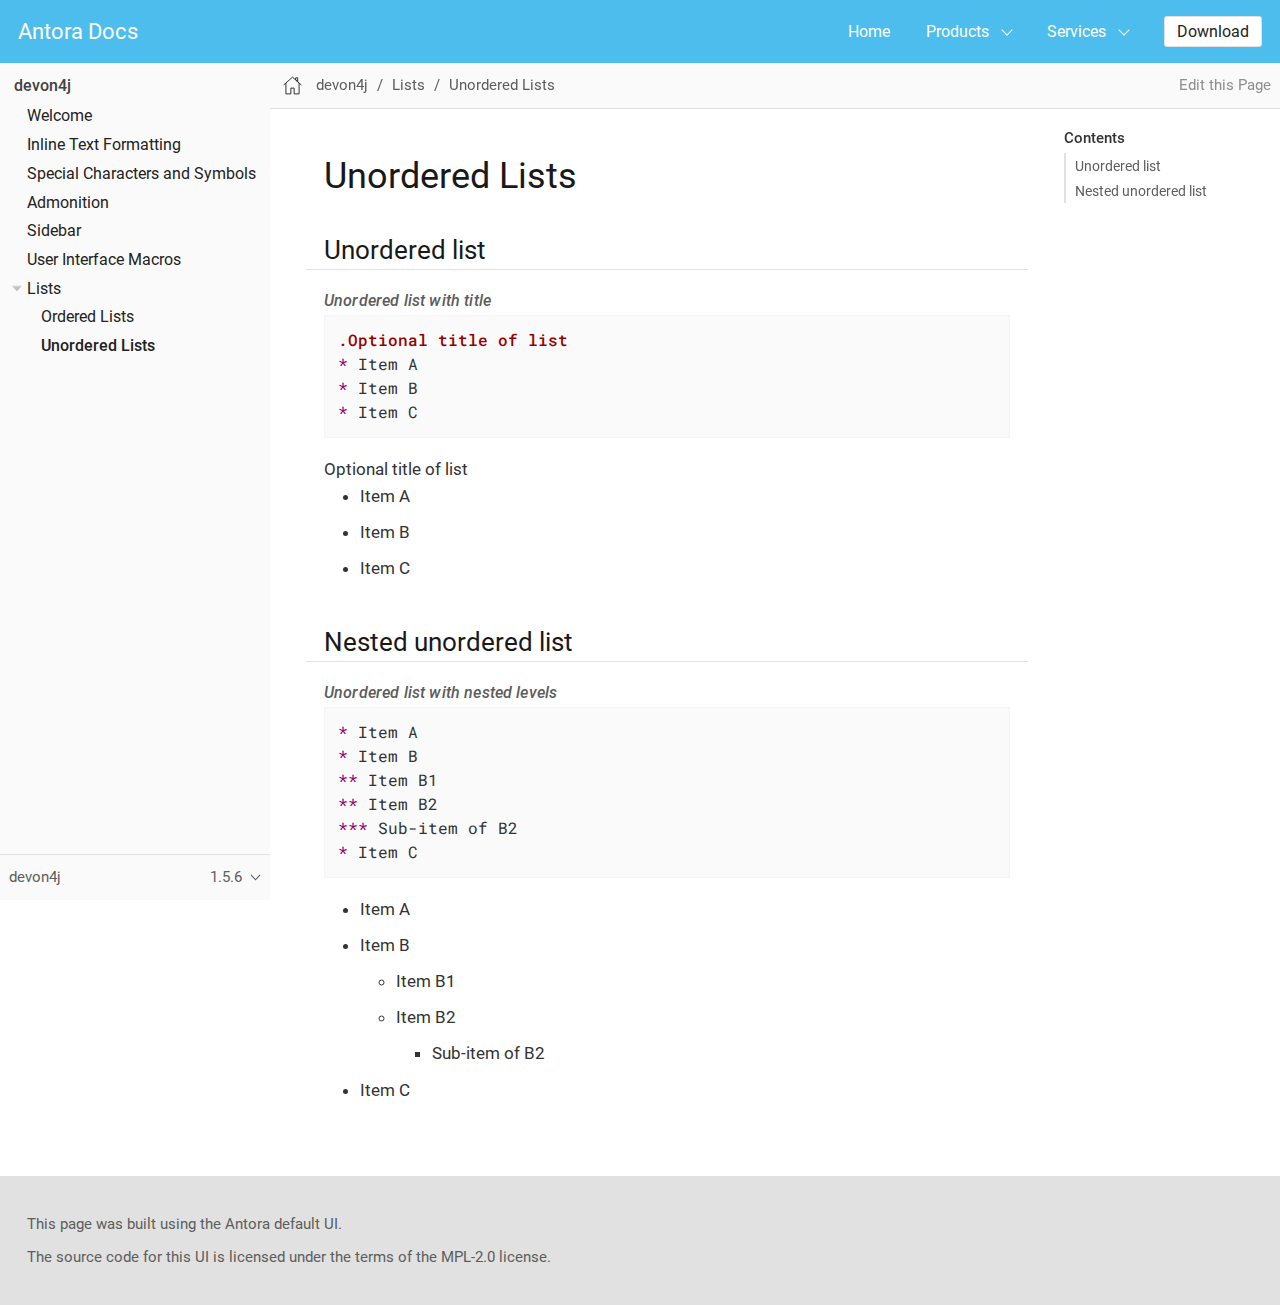
<file: devon4j/current/lists/unordered-list.html>
<!DOCTYPE html>
<html lang="en">
  <head>
    <meta charset="utf-8">
    <meta name="viewport" content="width=device-width,initial-scale=1">
    <title>Unordered Lists :: Antora Docs</title>
    <meta name="generator" content="Antora 3.0.2">
    <link rel="stylesheet" href="../../../_/css/site.css">
    <script>var uiRootPath = '../../../_'</script>
  </head>
  <body class="article">
<header class="header">
  <nav class="navbar">
    <div class="navbar-brand">
      <a class="navbar-item" href="../../..">Antora Docs</a>
      <button class="navbar-burger" data-target="topbar-nav">
        <span></span>
        <span></span>
        <span></span>
      </button>
    </div>
    <div id="topbar-nav" class="navbar-menu">
      <div class="navbar-end">
        <a class="navbar-item" href="#">Home</a>
        <div class="navbar-item has-dropdown is-hoverable">
          <a class="navbar-link" href="#">Products</a>
          <div class="navbar-dropdown">
            <a class="navbar-item" href="#">Product A</a>
            <a class="navbar-item" href="#">Product B</a>
            <a class="navbar-item" href="#">Product C</a>
          </div>
        </div>
        <div class="navbar-item has-dropdown is-hoverable">
          <a class="navbar-link" href="#">Services</a>
          <div class="navbar-dropdown">
            <a class="navbar-item" href="#">Service A</a>
            <a class="navbar-item" href="#">Service B</a>
            <a class="navbar-item" href="#">Service C</a>
          </div>
        </div>
        <div class="navbar-item">
          <span class="control">
            <a class="button is-primary" href="#">Download</a>
          </span>
        </div>
      </div>
    </div>
  </nav>
</header>
<div class="body">
<div class="nav-container" data-component="devon4j" data-version="1.5.6">
  <aside class="nav">
    <div class="panels">
<div class="nav-panel-menu is-active" data-panel="menu">
  <nav class="nav-menu">
    <h3 class="title"><a href="../inline-text-formatting.html">devon4j</a></h3>
<ul class="nav-list">
  <li class="nav-item" data-depth="0">
<ul class="nav-list">
  <li class="nav-item" data-depth="1">
    <a class="nav-link" href="../index.html">Welcome</a>
  </li>
  <li class="nav-item" data-depth="1">
    <a class="nav-link" href="../inline-text-formatting.html">Inline Text Formatting</a>
  </li>
  <li class="nav-item" data-depth="1">
    <a class="nav-link" href="../special-characters.html">Special Characters and Symbols</a>
  </li>
  <li class="nav-item" data-depth="1">
    <a class="nav-link" href="../admonition.html">Admonition</a>
  </li>
  <li class="nav-item" data-depth="1">
    <a class="nav-link" href="../sidebar.html">Sidebar</a>
  </li>
  <li class="nav-item" data-depth="1">
    <a class="nav-link" href="../ui-macros.html">User Interface Macros</a>
  </li>
  <li class="nav-item" data-depth="1">
    <button class="nav-item-toggle"></button>
    <span class="nav-text">Lists</span>
<ul class="nav-list">
  <li class="nav-item" data-depth="2">
    <a class="nav-link" href="ordered-list.html">Ordered Lists</a>
  </li>
  <li class="nav-item is-current-page" data-depth="2">
    <a class="nav-link" href="unordered-list.html">Unordered Lists</a>
  </li>
</ul>
  </li>
</ul>
  </li>
</ul>
  </nav>
</div>
<div class="nav-panel-explore" data-panel="explore">
  <div class="context">
    <span class="title">devon4j</span>
    <span class="version">1.5.6</span>
  </div>
  <ul class="components">
    <li class="component is-current">
      <a class="title" href="../inline-text-formatting.html">devon4j</a>
      <ul class="versions">
        <li class="version is-current is-latest">
          <a href="../inline-text-formatting.html">1.5.6</a>
        </li>
      </ul>
    </li>
  </ul>
</div>
    </div>
  </aside>
</div>
<main class="article">
<div class="toolbar" role="navigation">
<button class="nav-toggle"></button>
  <a href="../index.html" class="home-link"></a>
<nav class="breadcrumbs" aria-label="breadcrumbs">
  <ul>
    <li><a href="../inline-text-formatting.html">devon4j</a></li>
    <li>Lists</li>
    <li><a href="unordered-list.html">Unordered Lists</a></li>
  </ul>
</nav>
  <div class="edit-this-page"><a href="file:///mnt/c/Projects/devonfw/antora-test/devon4j/modules/ROOT/pages/lists/unordered-list.adoc">Edit this Page</a></div>
</div>
  <div class="content">
<aside class="toc sidebar" data-title="Contents" data-levels="2">
  <div class="toc-menu"></div>
</aside>
<article class="doc">
<h1 class="page">Unordered Lists</h1>
<div class="sect1">
<h2 id="_unordered_list"><a class="anchor" href="#_unordered_list"></a>Unordered list</h2>
<div class="sectionbody">
<div class="listingblock">
<div class="title">Unordered list with title</div>
<div class="content">
<pre class="highlightjs highlight"><code class="language-asciidoc hljs" data-lang="asciidoc">.Optional title of list
* Item A
* Item B
* Item C</code></pre>
</div>
</div>
<div class="ulist">
<div class="title">Optional title of list</div>
<ul>
<li>
<p>Item A</p>
</li>
<li>
<p>Item B</p>
</li>
<li>
<p>Item C</p>
</li>
</ul>
</div>
</div>
</div>
<div class="sect1">
<h2 id="_nested_unordered_list"><a class="anchor" href="#_nested_unordered_list"></a>Nested unordered list</h2>
<div class="sectionbody">
<div class="listingblock">
<div class="title">Unordered list with nested levels</div>
<div class="content">
<pre class="highlightjs highlight"><code class="language-asciidoc hljs" data-lang="asciidoc">* Item A
* Item B
** Item B1
** Item B2
*** Sub-item of B2
* Item C</code></pre>
</div>
</div>
<div class="ulist">
<ul>
<li>
<p>Item A</p>
</li>
<li>
<p>Item B</p>
<div class="ulist">
<ul>
<li>
<p>Item B1</p>
</li>
<li>
<p>Item B2</p>
<div class="ulist">
<ul>
<li>
<p>Sub-item of B2</p>
</li>
</ul>
</div>
</li>
</ul>
</div>
</li>
<li>
<p>Item C</p>
</li>
</ul>
</div>
</div>
</div>
</article>
  </div>
</main>
</div>
<footer class="footer">
  <p>This page was built using the Antora default UI.</p>
  <p>The source code for this UI is licensed under the terms of the MPL-2.0 license.</p>
</footer>
<script src="../../../_/js/site.js"></script>
<script async src="../../../_/js/vendor/highlight.js"></script>
  </body>
</html>
</file>
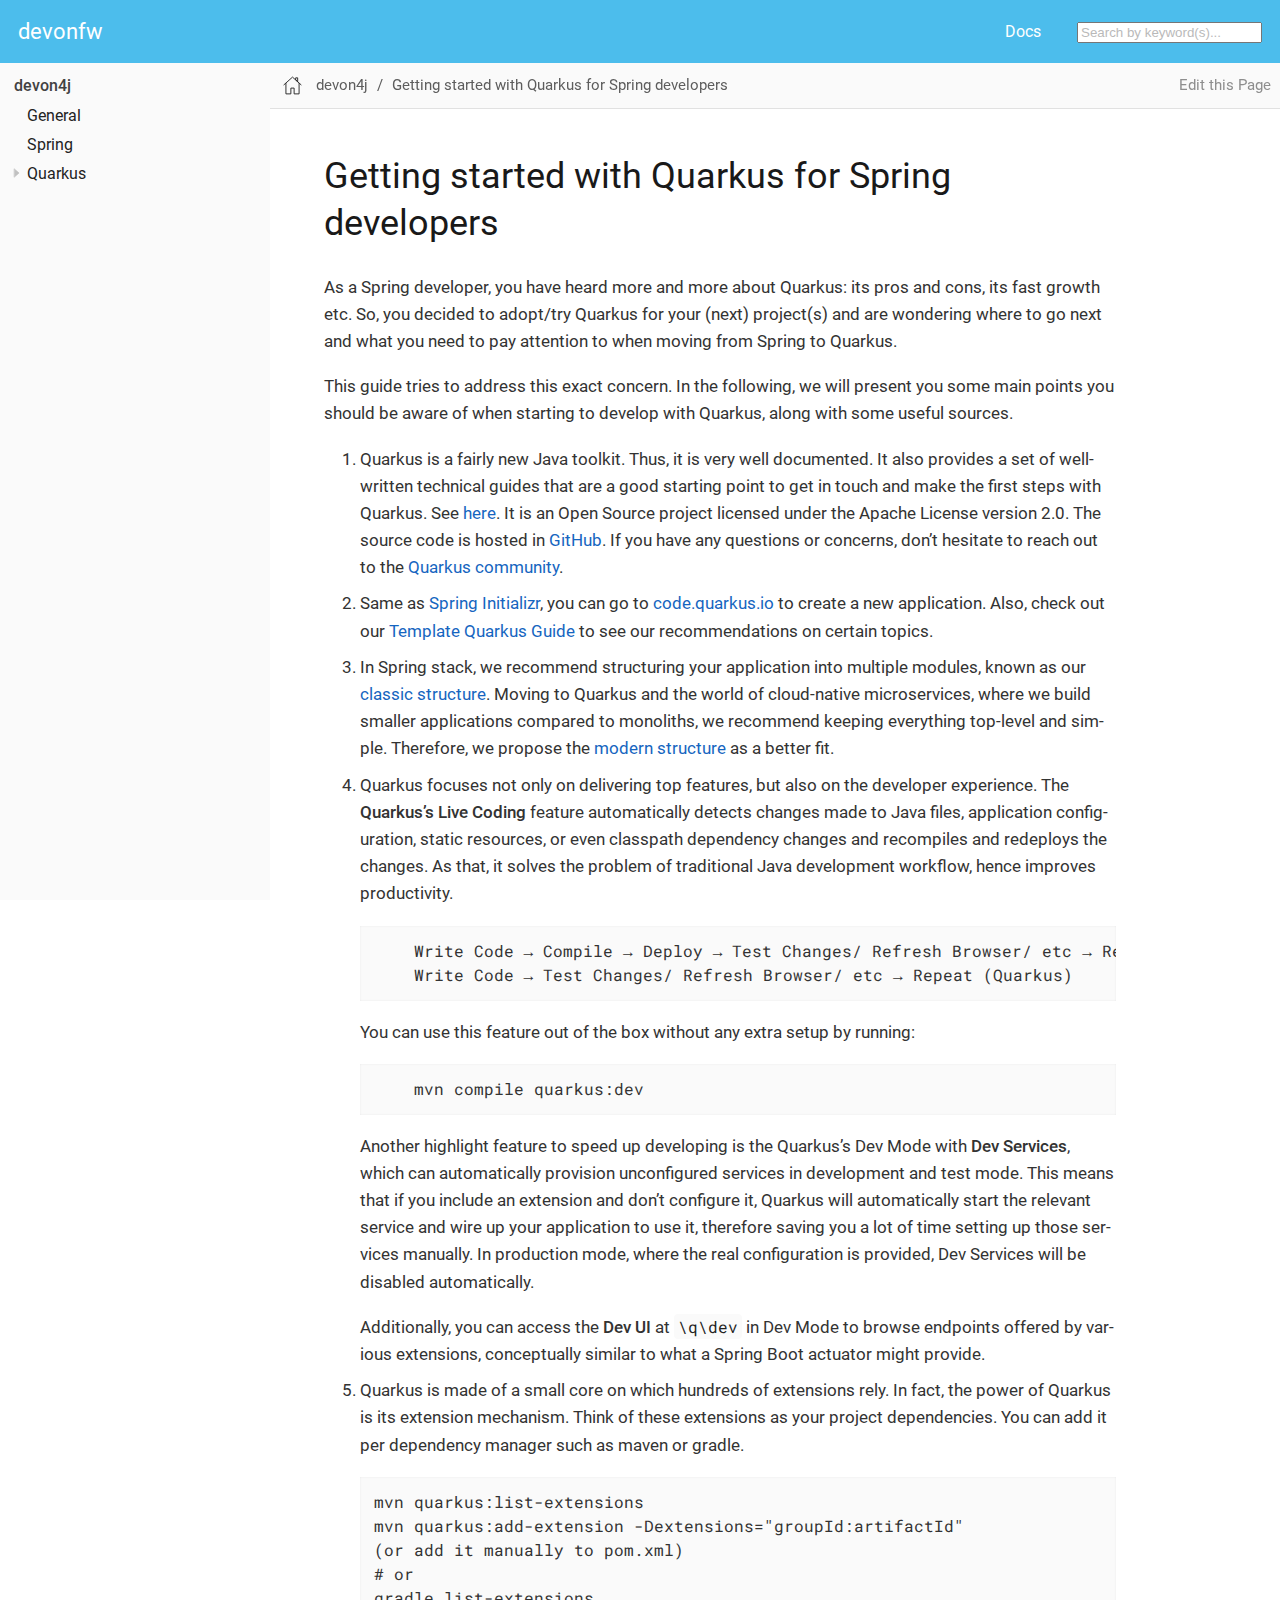
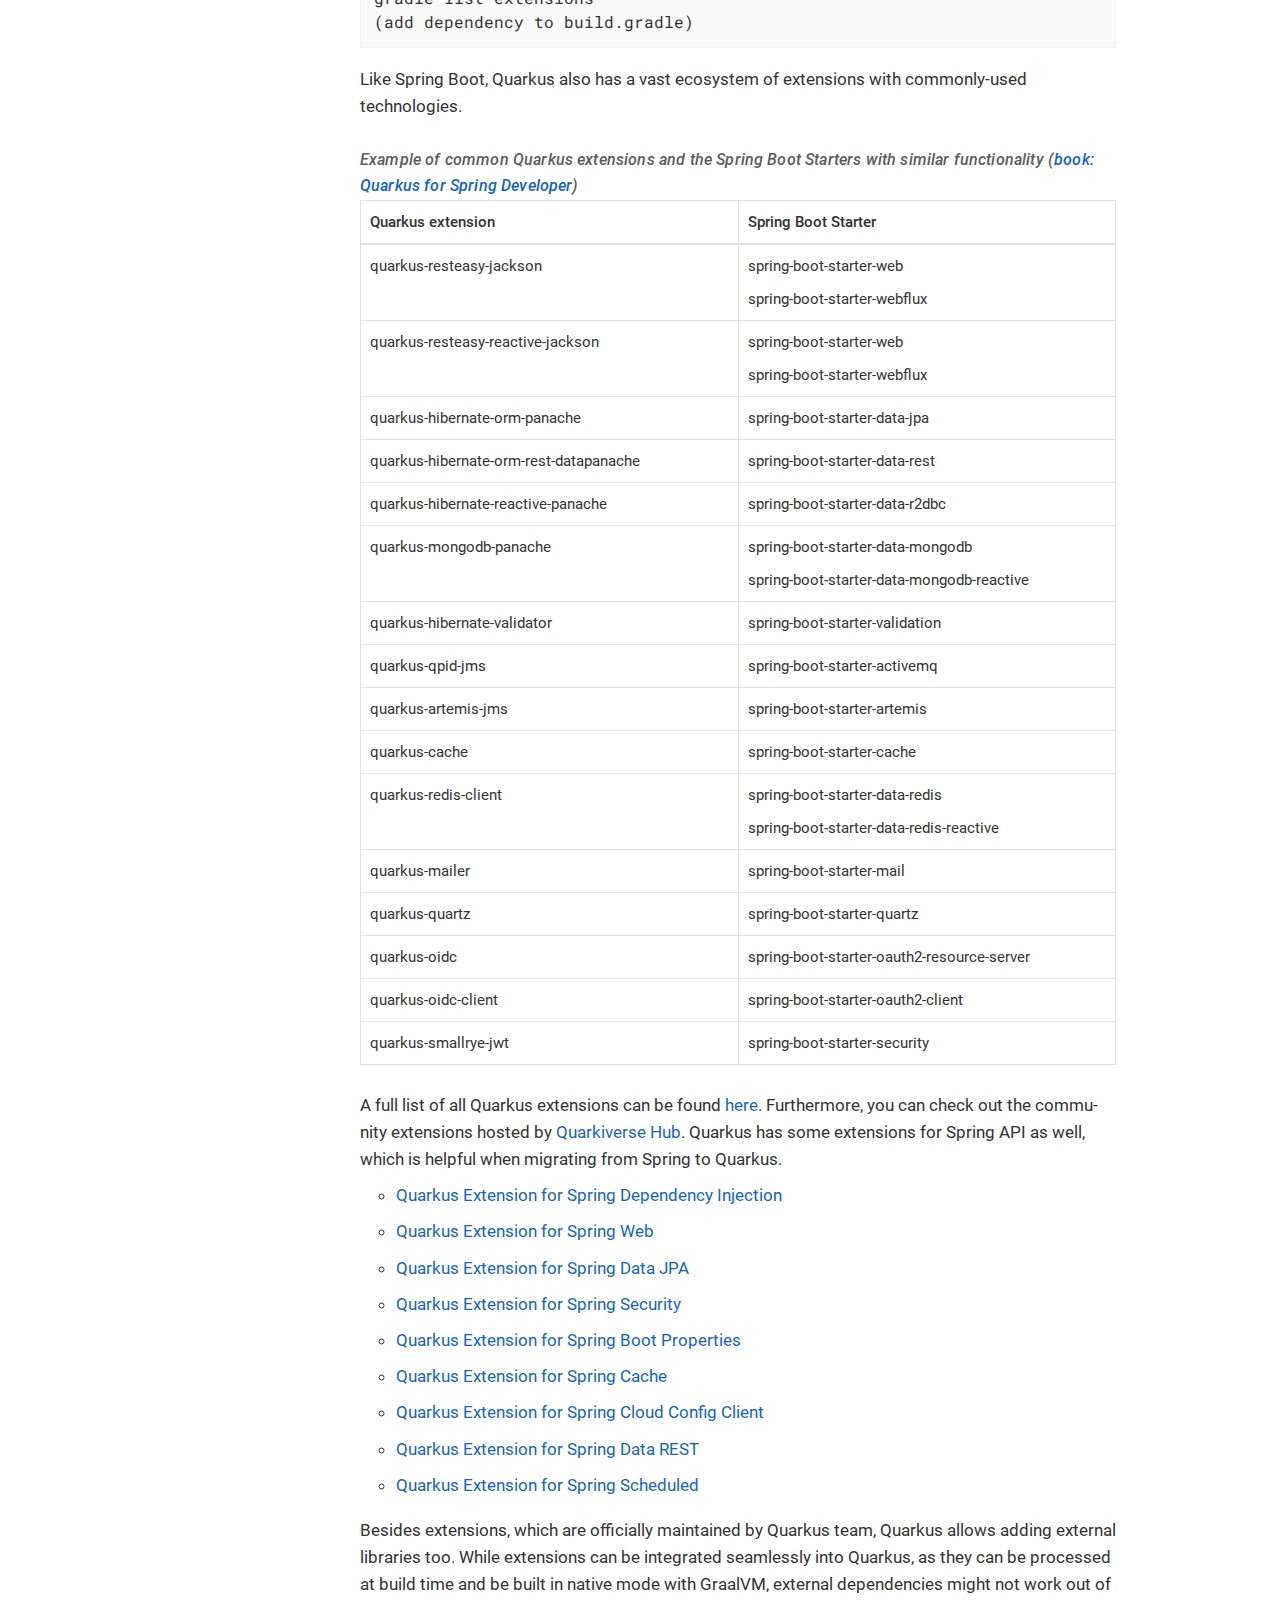
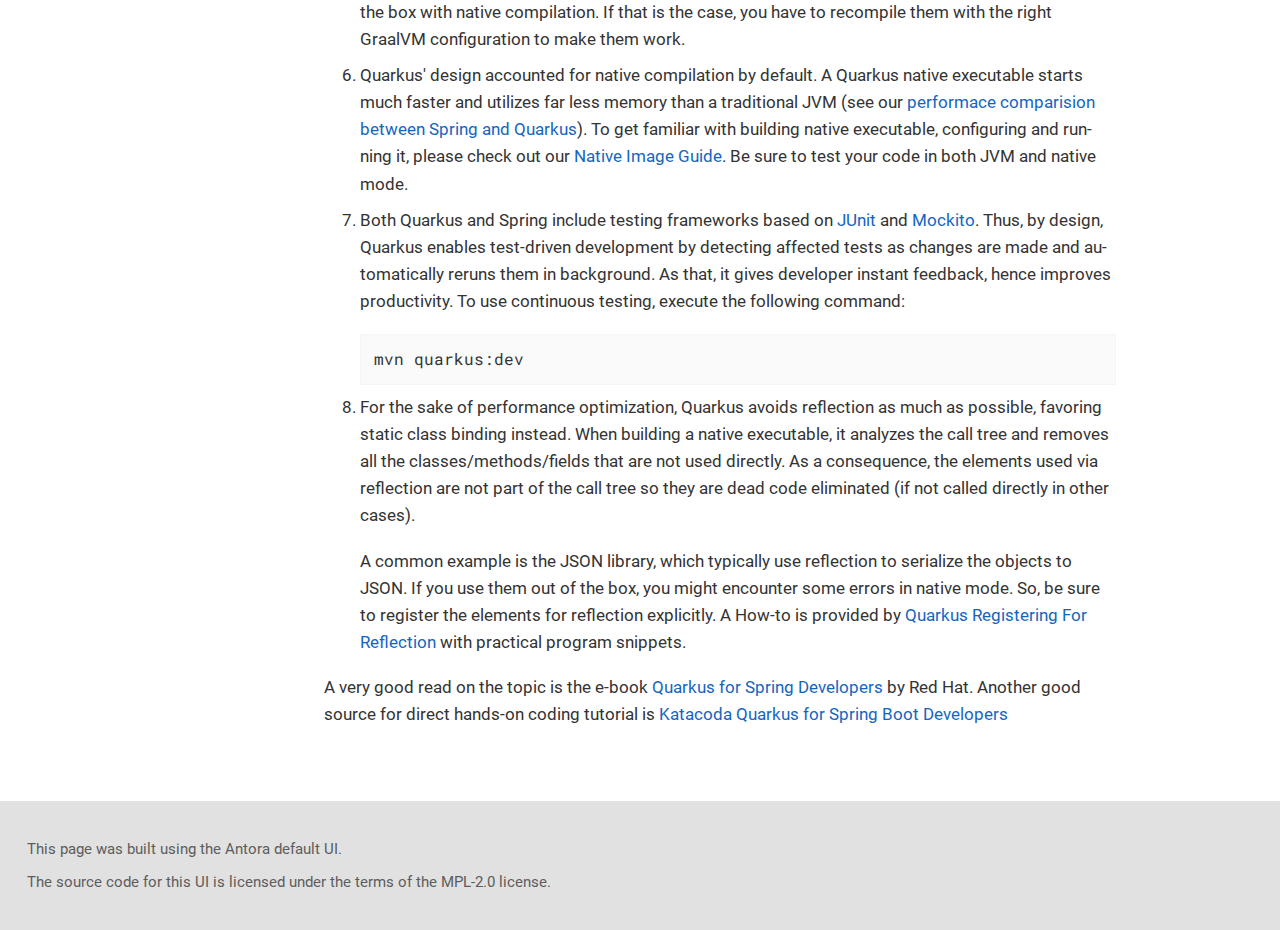
<file: devon4j/current/quarkus/getting-started-for-spring-developers.html>
<!DOCTYPE html>
<html lang="en">
  <head>
    <meta charset="utf-8">
    <meta name="viewport" content="width=device-width,initial-scale=1">
    <title>Getting started with Quarkus for Spring developers :: devon4j</title>
    <meta name="generator" content="Antora 3.0.2">
    <link rel="stylesheet" href="../../../_/css/site.css">
    <script>var uiRootPath = '../../../_'</script>
  </head>
  <body class="article">
<header class="header">
  <nav class="navbar">
    <div class="navbar-brand">
      <a class="navbar-item" href="../../..">devonfw</a>
      <button class="navbar-burger" data-target="topbar-nav">
        <span></span>
        <span></span>
        <span></span>
      </button>
    </div>
    <div id="topbar-nav" class="navbar-menu">
      <div class="navbar-end">
        <a class="navbar-item" href="#">Docs</a>
        
        <div class="navbar-item">
          <form class="form-inline">
            <div class="search-bar">
              <input id="search-field" type="search" class="form-control mr-sm-2" placeholder="Search by keyword(s)..." aria-label="Search" style="height: auto;" autocomplete="off">
              <div class="sb-res-pos px-4">
                <div id="click-outside" class="click-outside z-50 hidden"></div>
                <div class="col rounded px-0 border z-100 bg-white hidden search-bar-results" id="search-results-box">
                </div>
              </div>
            </div>
          </form>
        </div>
      </div>
    </div>
  </nav>
</header>
<div class="body">
<div class="nav-container" data-component="devon4j" data-version="1">
  <aside class="nav">
    <div class="panels">
<div class="nav-panel-menu is-active" data-panel="menu">
  <nav class="nav-menu">
    <h3 class="title"><a href="../index.html">devon4j</a></h3>
<ul class="nav-list">
  <li class="nav-item" data-depth="0">
<ul class="nav-list">
  <li class="nav-item" data-depth="1">
    <a class="nav-link" href="../general.html">General</a>
  </li>
  <li class="nav-item" data-depth="1">
    <a class="nav-link" href="../spring.html">Spring</a>
  </li>
  <li class="nav-item" data-depth="1">
    <button class="nav-item-toggle"></button>
    <a class="nav-link" href="../quarkus.html">Quarkus</a>
<ul class="nav-list">
  <li class="nav-item" data-depth="2">
    <a class="nav-link" href="getting-started-quarkus.html">Quickstart</a>
  </li>
</ul>
  </li>
</ul>
  </li>
</ul>
  </nav>
</div>
    </div>
  </aside>
</div>
<main class="article">
<div class="toolbar" role="navigation">
<button class="nav-toggle"></button>
  <a href="../index.html" class="home-link"></a>
<nav class="breadcrumbs" aria-label="breadcrumbs">
  <ul>
    <li><a href="../index.html">devon4j</a></li>
    <li><a href="getting-started-for-spring-developers.html">Getting started with Quarkus for Spring developers</a></li>
  </ul>
</nav>
  <div class="edit-this-page"><a href="file:///mnt/c/Projects/devonfw/antora-test/devon4j/modules/ROOT/pages/quarkus/getting-started-for-spring-developers.adoc">Edit this Page</a></div>
</div>
  <div class="content">
<aside class="toc sidebar" data-title="Contents" data-levels="2">
  <div class="toc-menu"></div>
</aside>
<article class="doc">
<h1 class="page">Getting started with Quarkus for Spring developers</h1>
<div class="paragraph">
<p>As a Spring developer, you have heard more and more about Quarkus: its pros and cons, its fast growth etc. So, you decided to adopt/try Quarkus for your (next) project(s) and are wondering where to go next and what you need to pay attention to when moving from Spring to Quarkus.</p>
</div>
<div class="paragraph">
<p>This guide tries to address this exact concern. In the following, we will present you some main points you should be aware of when starting to develop with Quarkus, along with some useful sources.</p>
</div>
<div class="olist arabic">
<ol class="arabic">
<li>
<p>Quarkus is a fairly new Java toolkit. Thus, it is very well documented. It also provides a set of well-written technical guides that are a good starting point to get in touch and make the first steps with Quarkus. See <a href="https://quarkus.io/get-started/">here</a>. It is an Open Source project licensed under the Apache License version 2.0. The source code is hosted in <a href="https://github.com/quarkusio/quarkus">GitHub</a>. If you have any questions or concerns, don&#8217;t hesitate to reach out to the <a href="https://quarkus.io/community/">Quarkus community</a>.</p>
</li>
<li>
<p>Same as <a href="https://start.spring.io/">Spring Initializr</a>, you can go to <a href="https://code.quarkus.io/">code.quarkus.io</a> to create a new application. Also, check out our <a href="quarkus-template.asciidoc">Template Quarkus Guide</a> to see our recommendations on certain topics.</p>
</li>
<li>
<p>In Spring stack, we recommend structuring your application into multiple modules, known as our <a href="../guide-structure-classic.asciidoc">classic structure</a>. Moving to Quarkus and the world of cloud-native microservices, where we build smaller applications compared to monoliths, we recommend keeping everything top-level and simple. Therefore, we propose the <a href="../guide-structure-modern.asciidoc">modern structure</a> as a better fit.</p>
</li>
<li>
<p>Quarkus focuses not only on delivering top features, but also on the developer experience. The <strong>Quarkus&#8217;s Live Coding</strong> feature automatically detects changes made to Java files, application configuration, static resources, or even classpath dependency changes and recompiles and redeploys the changes. As that, it solves the problem of traditional Java development workflow, hence improves productivity.</p>
<div class="listingblock">
<div class="content">
<pre class="highlightjs highlight"><code class="language-asciidoc hljs" data-lang="asciidoc">    Write Code → Compile → Deploy → Test Changes/ Refresh Browser/ etc → Repeat (traditional)
    Write Code → Test Changes/ Refresh Browser/ etc → Repeat (Quarkus)</code></pre>
</div>
</div>
<div class="paragraph">
<p>You can use this feature out of the box without any extra setup by running:</p>
</div>
<div class="listingblock">
<div class="content">
<pre class="highlightjs highlight"><code class="language-asciidoc hljs" data-lang="asciidoc">    mvn compile quarkus:dev</code></pre>
</div>
</div>
<div class="paragraph">
<p>Another highlight feature to speed up developing is the Quarkus&#8217;s Dev Mode with <strong>Dev Services</strong>, which can automatically provision unconfigured services in development and test mode. This means that if you include an extension and don&#8217;t configure it, Quarkus will automatically start the relevant service and wire up your application to use it, therefore saving you a lot of time setting up those services manually. In production mode, where the real configuration is provided, Dev Services will be disabled automatically.</p>
</div>
<div class="paragraph">
<p>Additionally, you can access the <strong>Dev UI</strong> at <code>\q\dev</code> in Dev Mode to browse endpoints offered by various extensions, conceptually similar to what a Spring Boot actuator might provide.</p>
</div>
</li>
<li>
<p>Quarkus is made of a small core on which hundreds of extensions rely. In fact, the power of Quarkus is its extension mechanism. Think of these extensions as your project dependencies. You can add it per dependency manager such as maven or gradle.</p>
<div class="listingblock">
<div class="content">
<pre class="highlightjs highlight"><code class="language-asciidoc hljs" data-lang="asciidoc">mvn quarkus:list-extensions
mvn quarkus:add-extension -Dextensions="groupId:artifactId"
(or add it manually to pom.xml)
# or
gradle list-extensions
(add dependency to build.gradle)</code></pre>
</div>
</div>
<div class="paragraph">
<p>Like Spring Boot, Quarkus also has a vast ecosystem of extensions with commonly-used technologies.</p>
</div>
<table class="tableblock frame-all grid-all stretch">
<caption class="title">Example of common Quarkus extensions and the Spring Boot Starters with similar functionality (<a href="https://developers.redhat.com/e-books/quarkus-spring-developers">book: Quarkus for Spring Developer</a>)</caption>
<colgroup>
<col style="width: 50%;">
<col style="width: 50%;">
</colgroup>
<thead>
<tr>
<th class="tableblock halign-left valign-top">Quarkus extension</th>
<th class="tableblock halign-left valign-top">Spring Boot Starter</th>
</tr>
</thead>
<tbody>
<tr>
<td class="tableblock halign-left valign-top"><p class="tableblock">quarkus-resteasy-jackson</p></td>
<td class="tableblock halign-left valign-top"><p class="tableblock">spring-boot-starter-web</p>
<p class="tableblock">spring-boot-starter-webflux</p></td>
</tr>
<tr>
<td class="tableblock halign-left valign-top"><p class="tableblock">quarkus-resteasy-reactive-jackson</p></td>
<td class="tableblock halign-left valign-top"><p class="tableblock">spring-boot-starter-web</p>
<p class="tableblock">spring-boot-starter-webflux</p></td>
</tr>
<tr>
<td class="tableblock halign-left valign-top"><p class="tableblock">quarkus-hibernate-orm-panache</p></td>
<td class="tableblock halign-left valign-top"><p class="tableblock">spring-boot-starter-data-jpa</p></td>
</tr>
<tr>
<td class="tableblock halign-left valign-top"><p class="tableblock">quarkus-hibernate-orm-rest-datapanache</p></td>
<td class="tableblock halign-left valign-top"><p class="tableblock">spring-boot-starter-data-rest</p></td>
</tr>
<tr>
<td class="tableblock halign-left valign-top"><p class="tableblock">quarkus-hibernate-reactive-panache</p></td>
<td class="tableblock halign-left valign-top"><p class="tableblock">spring-boot-starter-data-r2dbc</p></td>
</tr>
<tr>
<td class="tableblock halign-left valign-top"><p class="tableblock">quarkus-mongodb-panache</p></td>
<td class="tableblock halign-left valign-top"><p class="tableblock">spring-boot-starter-data-mongodb</p>
<p class="tableblock">spring-boot-starter-data-mongodb-reactive</p></td>
</tr>
<tr>
<td class="tableblock halign-left valign-top"><p class="tableblock">quarkus-hibernate-validator</p></td>
<td class="tableblock halign-left valign-top"><p class="tableblock">spring-boot-starter-validation</p></td>
</tr>
<tr>
<td class="tableblock halign-left valign-top"><p class="tableblock">quarkus-qpid-jms</p></td>
<td class="tableblock halign-left valign-top"><p class="tableblock">spring-boot-starter-activemq</p></td>
</tr>
<tr>
<td class="tableblock halign-left valign-top"><p class="tableblock">quarkus-artemis-jms</p></td>
<td class="tableblock halign-left valign-top"><p class="tableblock">spring-boot-starter-artemis</p></td>
</tr>
<tr>
<td class="tableblock halign-left valign-top"><p class="tableblock">quarkus-cache</p></td>
<td class="tableblock halign-left valign-top"><p class="tableblock">spring-boot-starter-cache</p></td>
</tr>
<tr>
<td class="tableblock halign-left valign-top"><p class="tableblock">quarkus-redis-client</p></td>
<td class="tableblock halign-left valign-top"><p class="tableblock">spring-boot-starter-data-redis</p>
<p class="tableblock">spring-boot-starter-data-redis-reactive</p></td>
</tr>
<tr>
<td class="tableblock halign-left valign-top"><p class="tableblock">quarkus-mailer</p></td>
<td class="tableblock halign-left valign-top"><p class="tableblock">spring-boot-starter-mail</p></td>
</tr>
<tr>
<td class="tableblock halign-left valign-top"><p class="tableblock">quarkus-quartz</p></td>
<td class="tableblock halign-left valign-top"><p class="tableblock">spring-boot-starter-quartz</p></td>
</tr>
<tr>
<td class="tableblock halign-left valign-top"><p class="tableblock">quarkus-oidc</p></td>
<td class="tableblock halign-left valign-top"><p class="tableblock">spring-boot-starter-oauth2-resource-server</p></td>
</tr>
<tr>
<td class="tableblock halign-left valign-top"><p class="tableblock">quarkus-oidc-client</p></td>
<td class="tableblock halign-left valign-top"><p class="tableblock">spring-boot-starter-oauth2-client</p></td>
</tr>
<tr>
<td class="tableblock halign-left valign-top"><p class="tableblock">quarkus-smallrye-jwt</p></td>
<td class="tableblock halign-left valign-top"><p class="tableblock">spring-boot-starter-security</p></td>
</tr>
</tbody>
</table>
<div class="paragraph">
<p>A full list of all Quarkus extensions can be found <a href="https://quarkus.pro/extensions/">here</a>. Furthermore, you can check out the community extensions hosted by <a href="https://github.com/quarkiverse/quarkiverse/wiki">Quarkiverse Hub</a>. Quarkus has some extensions for Spring API as well, which is helpful when migrating from Spring to Quarkus.</p>
</div>
<div class="ulist">
<ul>
<li>
<p><a href="https://quarkus.io/guides/spring-di">Quarkus Extension for Spring Dependency Injection</a></p>
</li>
<li>
<p><a href="https://quarkus.io/guides/spring-web">Quarkus Extension for Spring Web</a></p>
</li>
<li>
<p><a href="https://quarkus.io/guides/spring-data-jpa">Quarkus Extension for Spring Data JPA</a></p>
</li>
<li>
<p><a href="https://quarkus.io/guides/spring-security">Quarkus Extension for Spring Security</a></p>
</li>
<li>
<p><a href="https://quarkus.io/guides/spring-boot-properties">Quarkus Extension for Spring Boot Properties</a></p>
</li>
<li>
<p><a href="https://quarkus.io/guides/spring-cache">Quarkus Extension for Spring Cache</a></p>
</li>
<li>
<p><a href="https://quarkus.io/guides/spring-cloud-config-client">Quarkus Extension for Spring Cloud Config Client</a></p>
</li>
<li>
<p><a href="https://quarkus.io/guides/spring-data-rest">Quarkus Extension for Spring Data REST</a></p>
</li>
<li>
<p><a href="https://quarkus.io/guides/spring-scheduled">Quarkus Extension for Spring Scheduled</a></p>
</li>
</ul>
</div>
<div class="paragraph">
<p>Besides extensions, which are officially maintained by Quarkus team, Quarkus allows adding external libraries too. While extensions can be integrated seamlessly into Quarkus, as they can be processed at build time and be built in native mode with GraalVM, external dependencies might not work out of the box with native compilation. If that is the case, you have to recompile them with the right GraalVM configuration to make them work.</p>
</div>
</li>
<li>
<p>Quarkus' design accounted for native compilation by default. A Quarkus native executable starts much faster and utilizes far less memory than a traditional JVM (see our <a href="../performance-comparision-spring-quarkus.asciidoc">performace comparision between Spring and Quarkus</a>). To get familiar with building native executable, configuring and running it, please check out our <a href="guide-native-image.asciidoc">Native Image Guide</a>. Be sure to test your code in both JVM and native mode.</p>
</li>
<li>
<p>Both Quarkus and Spring include testing frameworks based on <a href="https://junit.org/junit5/">JUnit</a> and <a href="https://site.mockito.org/">Mockito</a>. Thus, by design, Quarkus enables test-driven development by detecting affected tests as changes are made and automatically reruns them in background. As that, it gives developer instant feedback, hence improves productivity. To use continuous testing, execute the following command:</p>
<div class="listingblock">
<div class="content">
<pre class="highlightjs highlight"><code class="language-asciidoc hljs" data-lang="asciidoc">mvn quarkus:dev</code></pre>
</div>
</div>
</li>
<li>
<p>For the sake of performance optimization, Quarkus avoids reflection as much as possible, favoring static class binding instead. When building a native executable, it analyzes the call tree and removes all the classes/methods/fields that are not used directly. As a consequence, the elements used via reflection are not part of the call tree so they are dead code eliminated (if not called directly in other cases).</p>
<div class="paragraph">
<p>A common example is the JSON library, which typically use reflection to serialize the objects to JSON. If you use them out of the box, you might encounter some errors in native mode. So, be sure to register the elements for reflection explicitly. A How-to is provided by <a href="https://quarkus.io/guides/writing-native-applications-tips#registering-for-reflection">Quarkus Registering For Reflection</a> with practical program snippets.</p>
</div>
</li>
</ol>
</div>
<div class="paragraph">
<p>A very good read on the topic is the e-book <a href="https://developers.redhat.com/e-books/quarkus-spring-developers">Quarkus for Spring Developers</a> by Red Hat. Another good source for direct hands-on coding tutorial is <a href="https://www.katacoda.com/openshift/courses/developing-with-quarkus/spring">Katacoda Quarkus for Spring Boot Developers</a></p>
</div>
</article>
  </div>
</main>
</div>
<footer class="footer">
  <p>This page was built using the Antora default UI.</p>
  <p>The source code for this UI is licensed under the terms of the MPL-2.0 license.</p>
</footer>
<script src="../../../_/js/site.js"></script>
<script async src="../../../_/js/vendor/highlight.js"></script>
  </body>
</html>
</file>
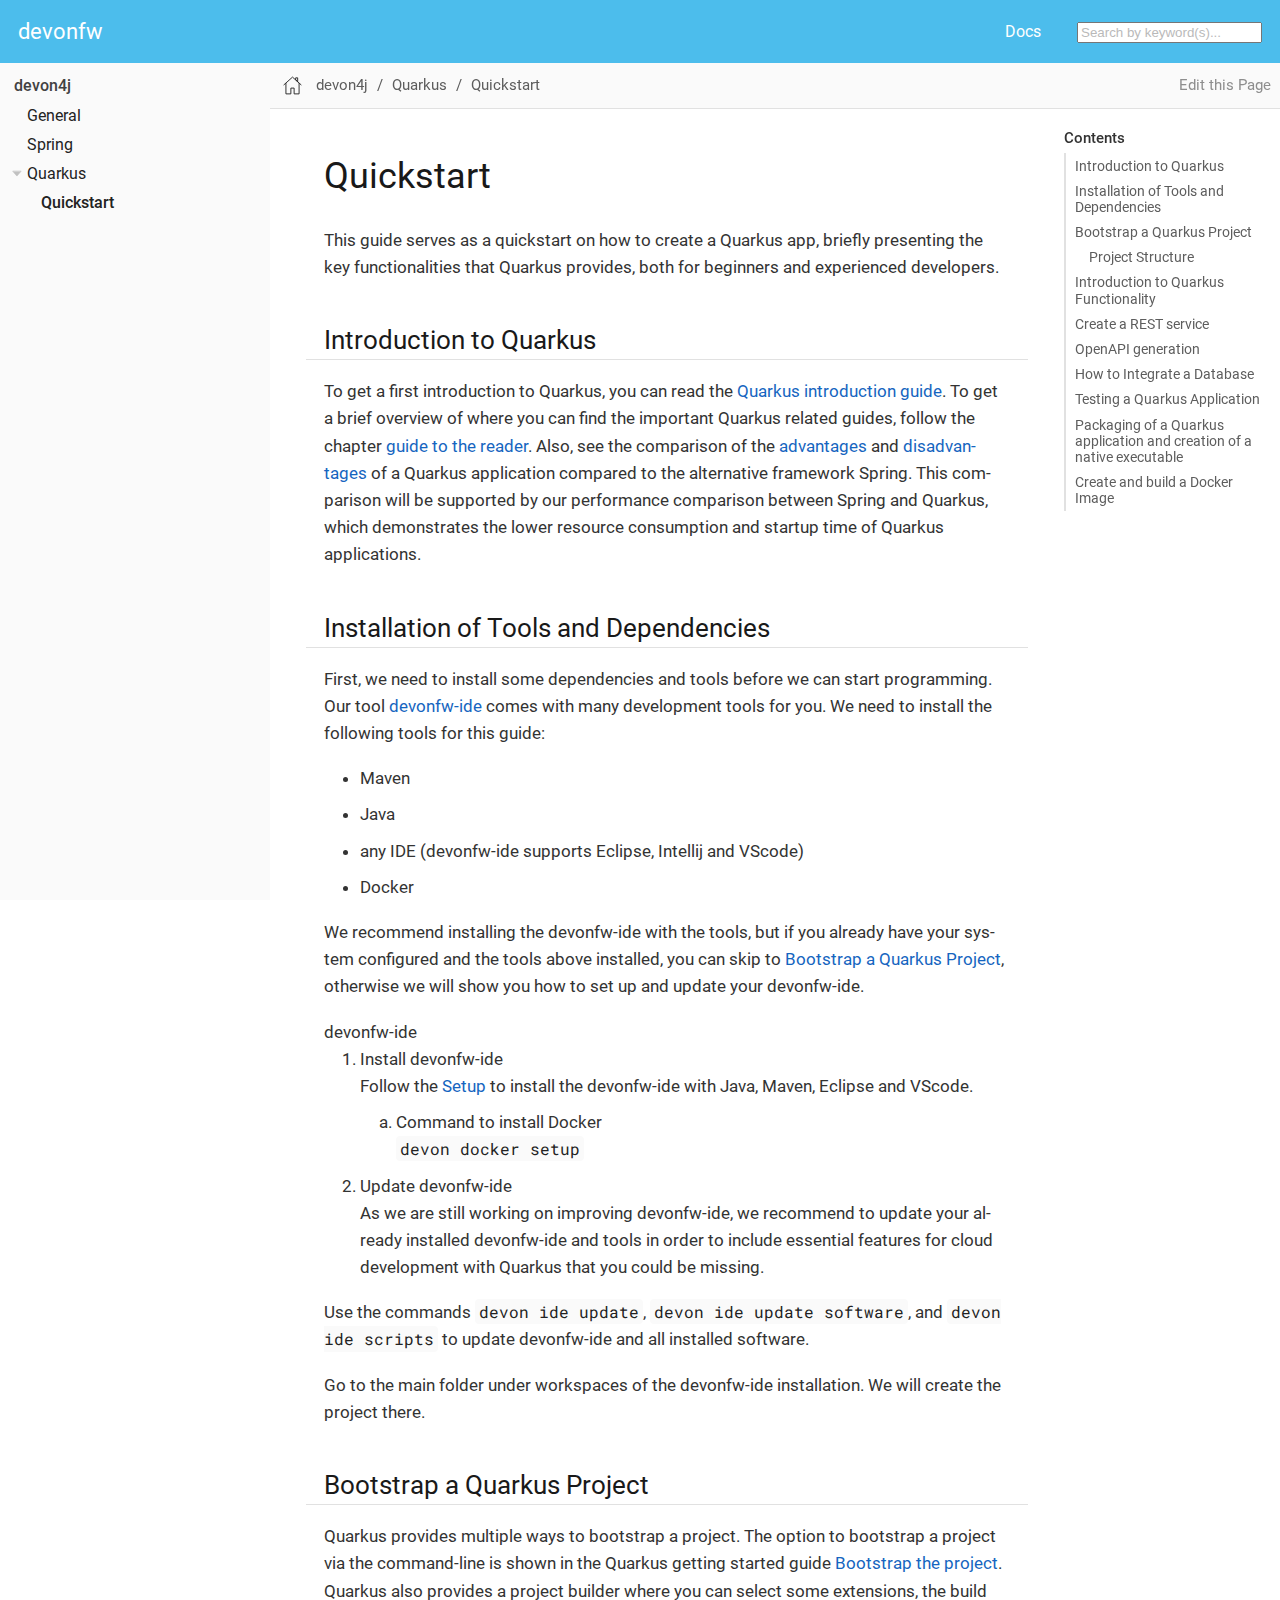
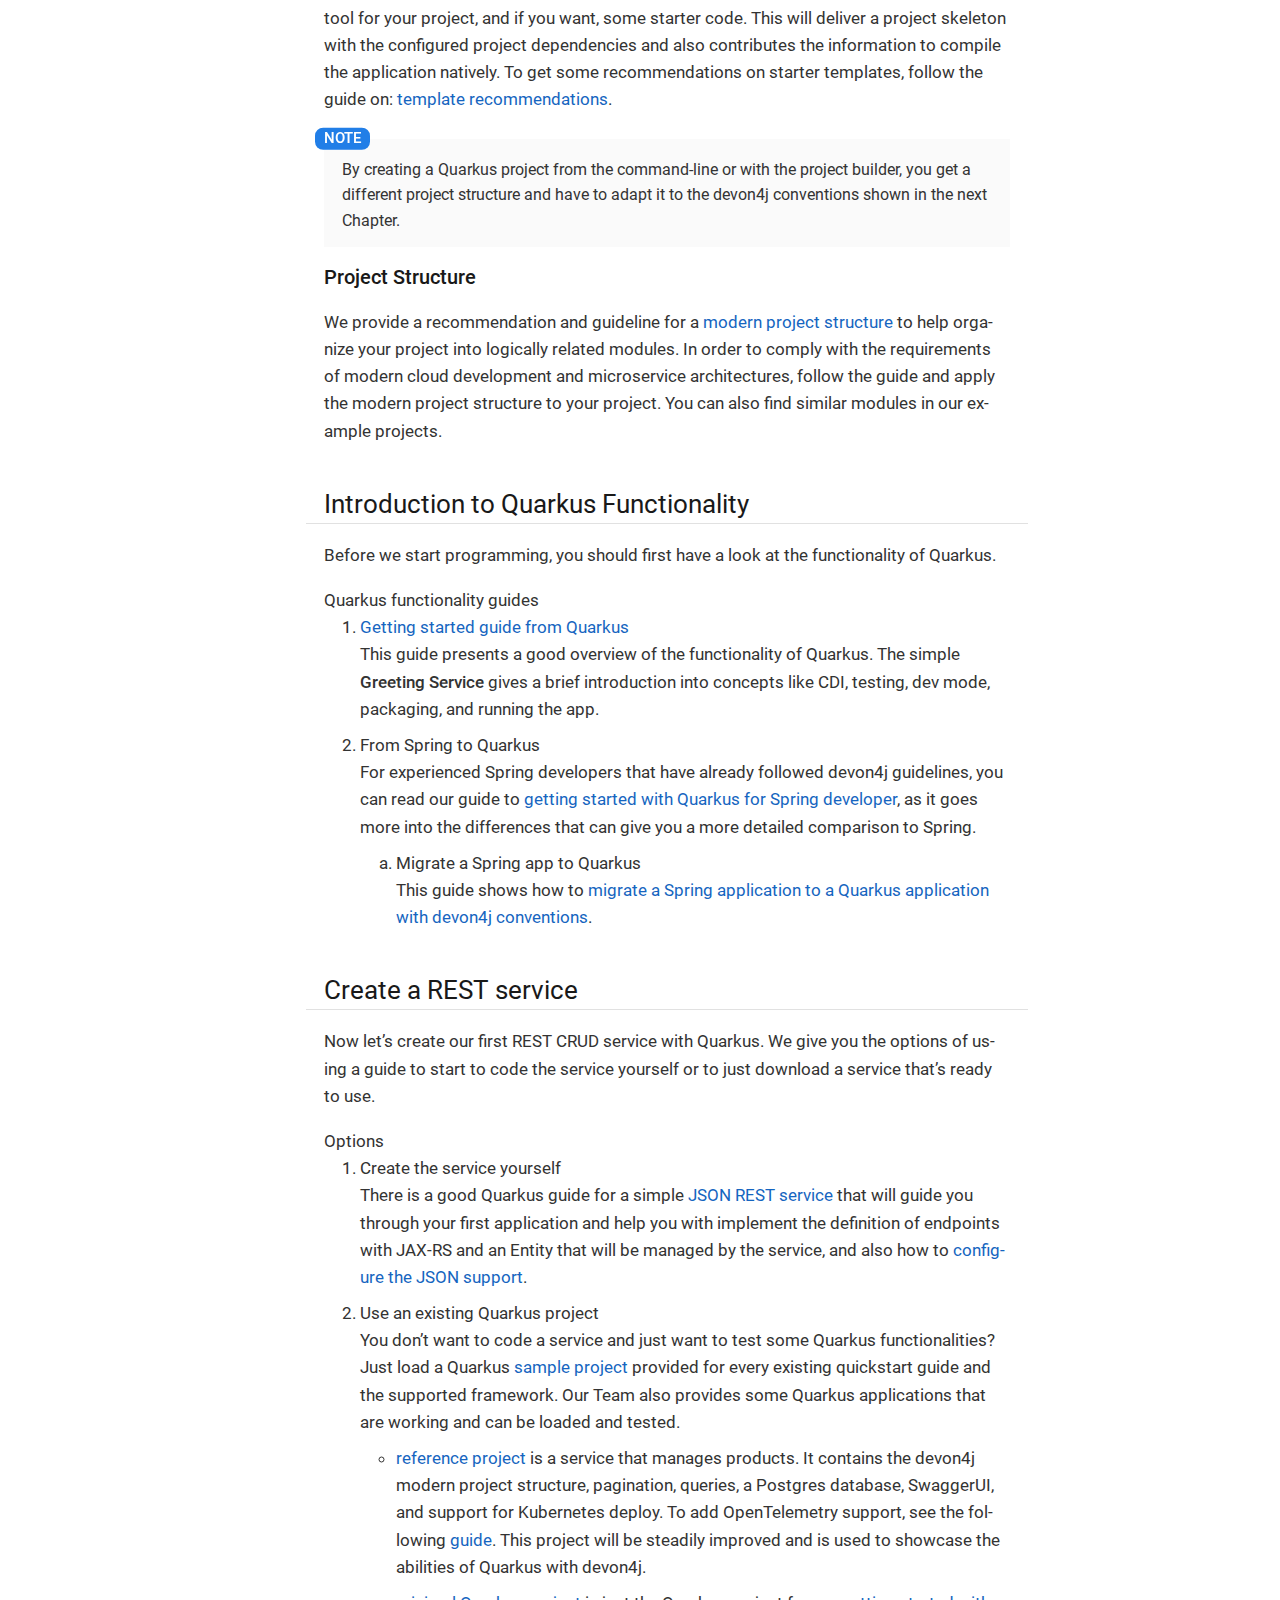
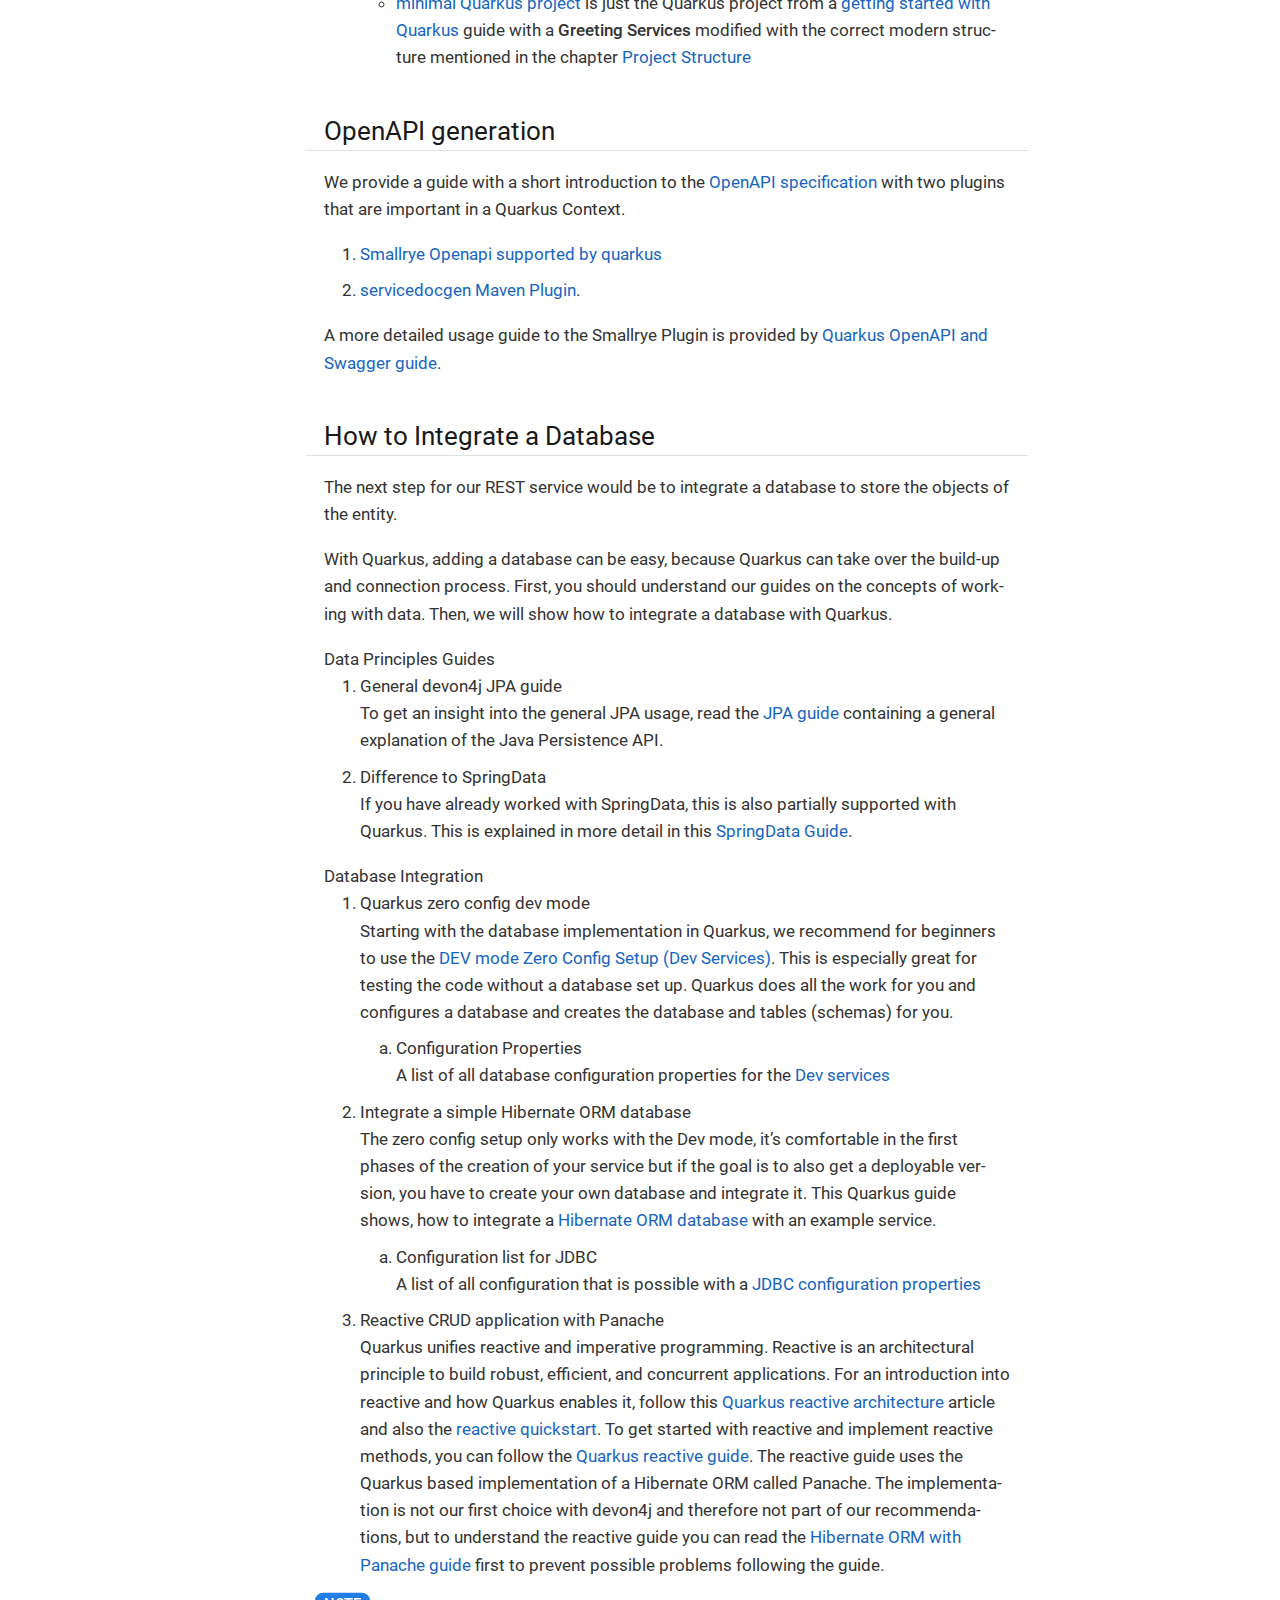
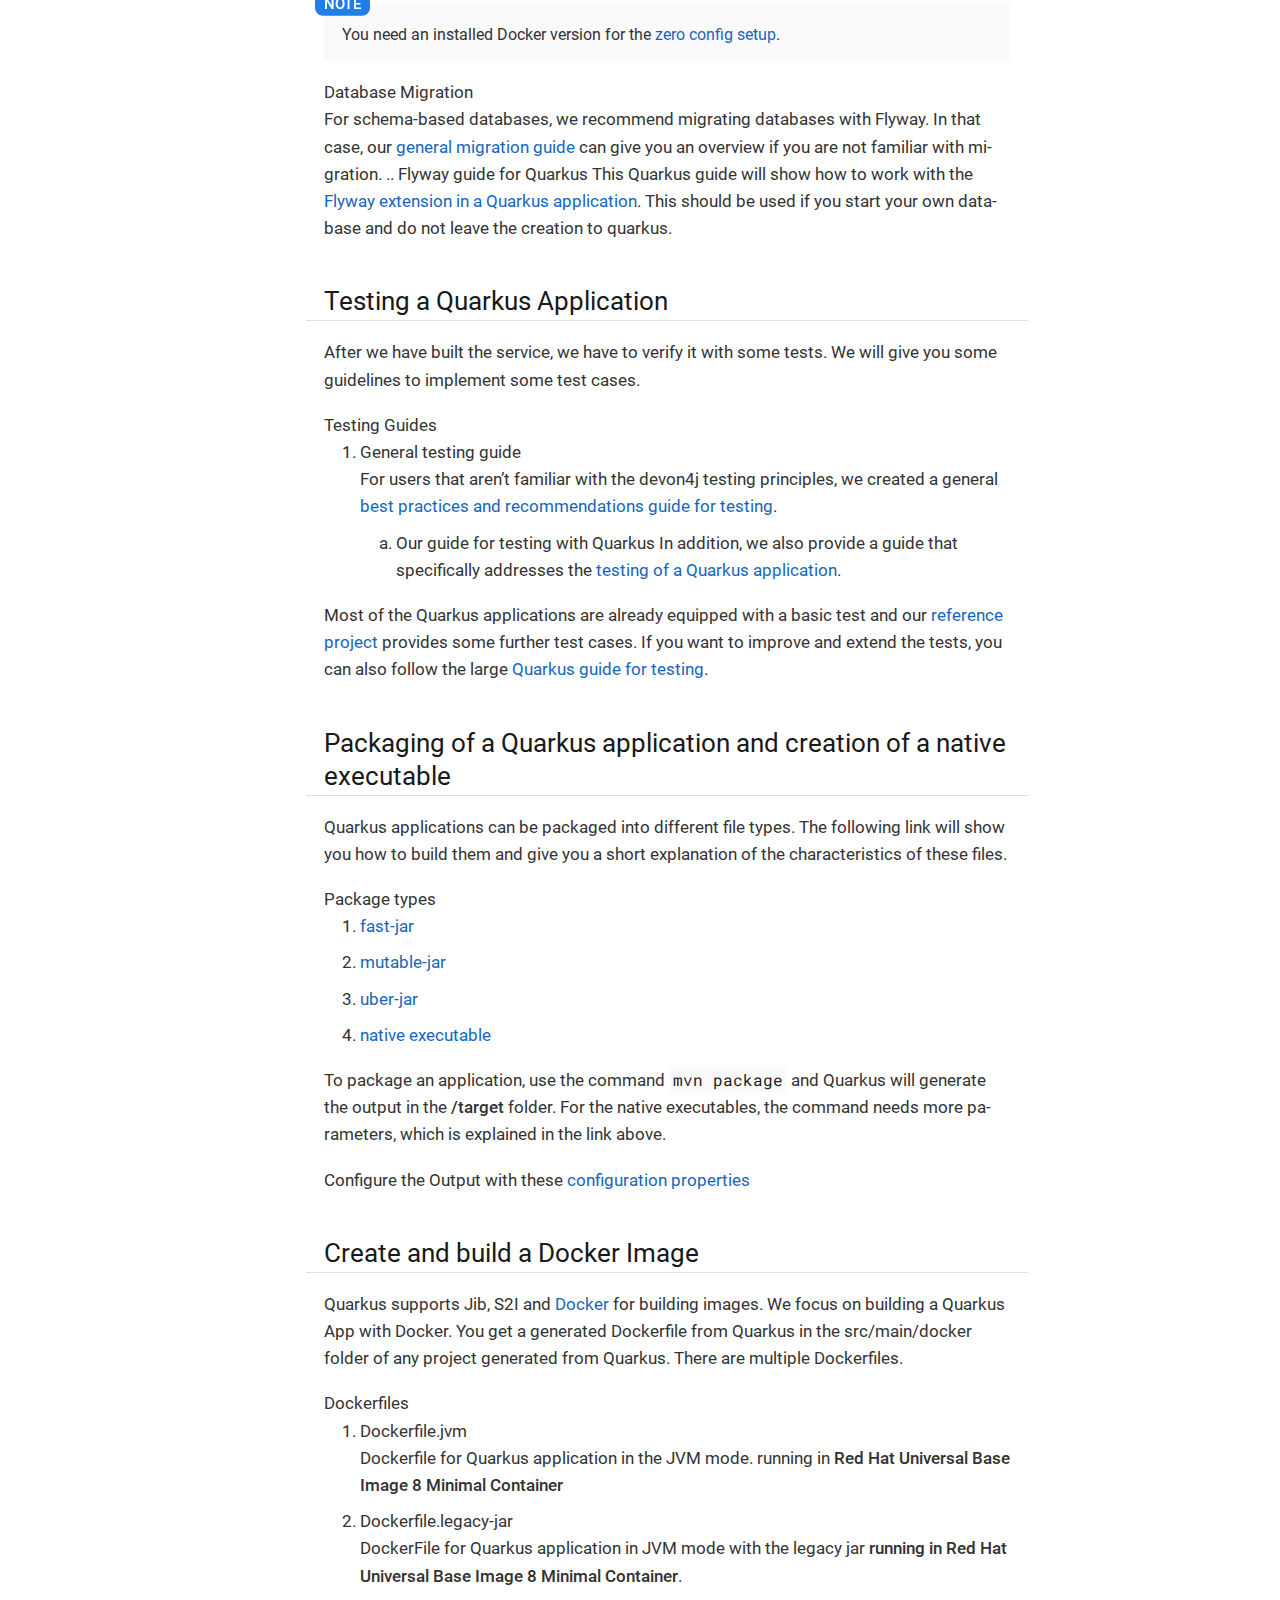
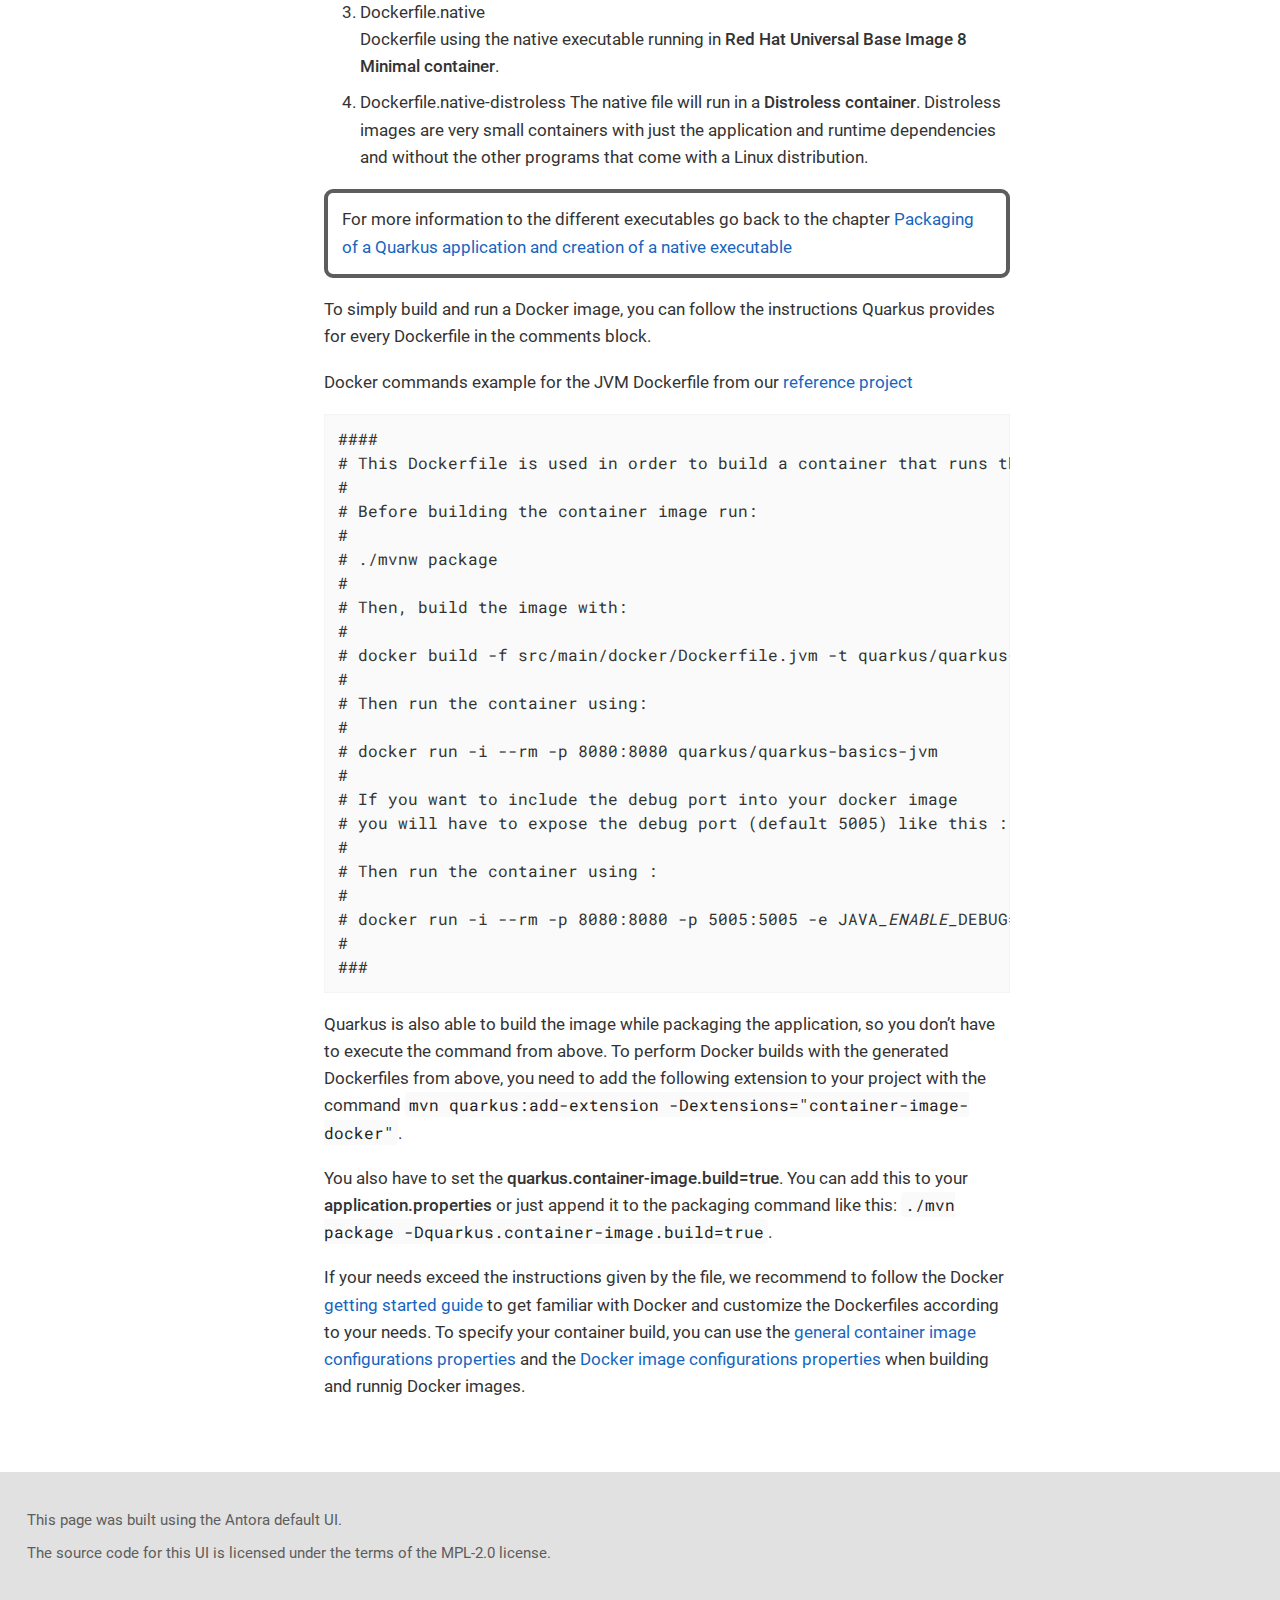
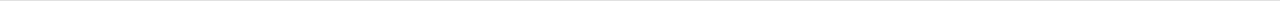
<file: devon4j/current/quarkus/getting-started-quarkus.html>
<!DOCTYPE html>
<html lang="en">
  <head>
    <meta charset="utf-8">
    <meta name="viewport" content="width=device-width,initial-scale=1">
    <title>Quickstart :: devon4j</title>
    <meta name="generator" content="Antora 3.0.2">
    <link rel="stylesheet" href="../../../_/css/site.css">
    <script>var uiRootPath = '../../../_'</script>
  </head>
  <body class="article">
<header class="header">
  <nav class="navbar">
    <div class="navbar-brand">
      <a class="navbar-item" href="../../..">devonfw</a>
      <button class="navbar-burger" data-target="topbar-nav">
        <span></span>
        <span></span>
        <span></span>
      </button>
    </div>
    <div id="topbar-nav" class="navbar-menu">
      <div class="navbar-end">
        <a class="navbar-item" href="#">Docs</a>
        
        <div class="navbar-item">
          <form class="form-inline">
            <div class="search-bar">
              <input id="search-field" type="search" class="form-control mr-sm-2" placeholder="Search by keyword(s)..." aria-label="Search" style="height: auto;" autocomplete="off">
              <div class="sb-res-pos px-4">
                <div id="click-outside" class="click-outside z-50 hidden"></div>
                <div class="col rounded px-0 border z-100 bg-white hidden search-bar-results" id="search-results-box">
                </div>
              </div>
            </div>
          </form>
        </div>
      </div>
    </div>
  </nav>
</header>
<div class="body">
<div class="nav-container" data-component="devon4j" data-version="1">
  <aside class="nav">
    <div class="panels">
<div class="nav-panel-menu is-active" data-panel="menu">
  <nav class="nav-menu">
    <h3 class="title"><a href="../index.html">devon4j</a></h3>
<ul class="nav-list">
  <li class="nav-item" data-depth="0">
<ul class="nav-list">
  <li class="nav-item" data-depth="1">
    <a class="nav-link" href="../general.html">General</a>
  </li>
  <li class="nav-item" data-depth="1">
    <a class="nav-link" href="../spring.html">Spring</a>
  </li>
  <li class="nav-item" data-depth="1">
    <button class="nav-item-toggle"></button>
    <a class="nav-link" href="../quarkus.html">Quarkus</a>
<ul class="nav-list">
  <li class="nav-item is-current-page" data-depth="2">
    <a class="nav-link" href="getting-started-quarkus.html">Quickstart</a>
  </li>
</ul>
  </li>
</ul>
  </li>
</ul>
  </nav>
</div>
    </div>
  </aside>
</div>
<main class="article">
<div class="toolbar" role="navigation">
<button class="nav-toggle"></button>
  <a href="../index.html" class="home-link"></a>
<nav class="breadcrumbs" aria-label="breadcrumbs">
  <ul>
    <li><a href="../index.html">devon4j</a></li>
    <li><a href="../quarkus.html">Quarkus</a></li>
    <li><a href="getting-started-quarkus.html">Quickstart</a></li>
  </ul>
</nav>
  <div class="edit-this-page"><a href="file:///mnt/c/Projects/devonfw/antora-test/devon4j/modules/ROOT/pages/quarkus/getting-started-quarkus.adoc">Edit this Page</a></div>
</div>
  <div class="content">
<aside class="toc sidebar" data-title="Contents" data-levels="2">
  <div class="toc-menu"></div>
</aside>
<article class="doc">
<h1 class="page">Quickstart</h1>
<div id="preamble">
<div class="sectionbody">
<div class="paragraph">
<p>This guide serves as a quickstart on how to create a Quarkus app, briefly presenting the key functionalities that Quarkus provides, both for beginners and experienced developers.</p>
</div>
</div>
</div>
<div class="sect1">
<h2 id="_introduction_to_quarkus"><a class="anchor" href="#_introduction_to_quarkus"></a>Introduction to Quarkus</h2>
<div class="sectionbody">
<div class="paragraph">
<p>To get a first introduction to Quarkus, you can read the <a href="../quarkus.html" class="xref page">Quarkus introduction guide</a>. To get a brief overview of where you can find the important Quarkus related guides, follow the chapter <a href="../quarkus.html#_guide_to_the_reader" class="xref page">guide to the reader</a>.
Also, see the comparison of the <a href="../quarkus.html#_pros" class="xref page">advantages</a> and <a href="../quarkus.html#_cons" class="xref page">disadvantages</a> of a Quarkus application compared to the alternative framework Spring.
This comparison will be supported by our performance comparison between Spring and Quarkus, which demonstrates the lower resource consumption and startup time of Quarkus applications.</p>
</div>
</div>
</div>
<div class="sect1">
<h2 id="_installation_of_tools_and_dependencies"><a class="anchor" href="#_installation_of_tools_and_dependencies"></a>Installation of Tools and Dependencies</h2>
<div class="sectionbody">
<div class="paragraph">
<p>First, we need to install some dependencies and tools before we can start programming. Our tool <a href="https://devonfw.com/website/pages/docs/devonfw-ide-introduction.asciidoc.html">devonfw-ide</a> comes with many development tools for you.
We need to install the following tools for this guide:</p>
</div>
<div class="ulist">
<ul>
<li>
<p>Maven</p>
</li>
<li>
<p>Java</p>
</li>
<li>
<p>any IDE (devonfw-ide supports Eclipse, Intellij and VScode)</p>
</li>
<li>
<p>Docker</p>
</li>
</ul>
</div>
<div class="paragraph">
<p>We recommend installing the devonfw-ide with the tools, but if you already have your system configured and the tools above installed, you can skip to <a href="#bootstrap-a-quarkus-project">Bootstrap a Quarkus Project</a>, otherwise we will show you how to set up and update your devonfw-ide.</p>
</div>
<div class="olist arabic">
<div class="title">devonfw-ide</div>
<ol class="arabic">
<li>
<p>Install devonfw-ide<br>
Follow the <a href="https://github.com/devonfw/ide/wiki/setup#setup">Setup</a> to install the devonfw-ide with Java, Maven, Eclipse and VScode.</p>
<div class="olist loweralpha">
<ol class="loweralpha" type="a">
<li>
<p>Command to install Docker<br>
<code>devon docker setup</code></p>
</li>
</ol>
</div>
</li>
<li>
<p>Update devonfw-ide<br>
As we are still working on improving devonfw-ide, we recommend to update your already installed devonfw-ide and tools in order to include essential features for cloud development with Quarkus that you could be missing.</p>
</li>
</ol>
</div>
<div class="paragraph">
<p>Use the commands <code>devon ide update</code>, <code>devon ide update software</code>, and <code>devon ide scripts</code> to update devonfw-ide and all installed software.</p>
</div>
<div class="paragraph">
<p>Go to the main folder under workspaces of the devonfw-ide installation.
We will create the project there.</p>
</div>
</div>
</div>
<div class="sect1">
<h2 id="_bootstrap_a_quarkus_project"><a class="anchor" href="#_bootstrap_a_quarkus_project"></a>Bootstrap a Quarkus Project</h2>
<div class="sectionbody">
<div class="paragraph">
<p>Quarkus provides multiple ways to bootstrap a project.
The option to bootstrap a project via the command-line is shown in the Quarkus getting started guide <a href="https://quarkus.io/guides/getting-started#bootstrapping-the-project">Bootstrap the project</a>.
Quarkus also provides a project builder where you can select some extensions, the build tool for your project, and if you want, some starter code.
This will deliver a project skeleton with the configured project dependencies and also contributes the information to compile the application natively. To get some recommendations on starter templates, follow the guide on: <a href="guide-template.asciidoc">template recommendations</a>.</p>
</div>
<div class="admonitionblock note">
<table>
<tr>
<td class="icon">
<i class="fa icon-note" title="Note"></i>
</td>
<td class="content">
<div class="paragraph">
<p>By creating a Quarkus project from the command-line or with the project builder, you get a different project structure and have to adapt it to the devon4j conventions shown in the next Chapter.</p>
</div>
</td>
</tr>
</table>
</div>
<div class="sect2">
<h3 id="_project_structure"><a class="anchor" href="#_project_structure"></a>Project Structure</h3>
<div class="paragraph">
<p>We provide a recommendation and guideline for a <a href="../guide-structure-modern.asciidoc">modern project structure</a> to help organize your project into logically related modules.
In order to comply with the requirements of modern cloud development and microservice architectures, follow the guide and apply the modern project structure to your project. You can also find similar modules in our example projects.</p>
</div>
</div>
</div>
</div>
<div class="sect1">
<h2 id="_introduction_to_quarkus_functionality"><a class="anchor" href="#_introduction_to_quarkus_functionality"></a>Introduction to Quarkus Functionality</h2>
<div class="sectionbody">
<div class="paragraph">
<p>Before we start programming, you should first have a look at the functionality of Quarkus.</p>
</div>
<div class="olist arabic">
<div class="title">Quarkus functionality guides</div>
<ol class="arabic">
<li>
<p><a href="https://quarkus.io/guides/getting-started">Getting started guide from Quarkus</a><br>
This guide presents a good overview of the functionality of Quarkus. The simple <strong>Greeting Service</strong> gives a brief introduction into concepts like CDI, testing, dev mode, packaging, and running the app.</p>
</li>
<li>
<p>From Spring to Quarkus<br>
For experienced Spring developers that have already followed devon4j guidelines, you can read our guide to <a href="getting-started-for-spring-developers.asciidoc">getting started with Quarkus for Spring developer</a>, as it goes more into the differences that can give you a more detailed comparison to Spring.</p>
<div class="olist loweralpha">
<ol class="loweralpha" type="a">
<li>
<p>Migrate a Spring app to Quarkus<br>
This guide shows how to <a href="../guide-migration-spring-quarkus.asciidoc">migrate a Spring application to a Quarkus application with devon4j conventions</a>.</p>
</li>
</ol>
</div>
</li>
</ol>
</div>
</div>
</div>
<div class="sect1">
<h2 id="_create_a_rest_service"><a class="anchor" href="#_create_a_rest_service"></a>Create a REST service</h2>
<div class="sectionbody">
<div class="paragraph">
<p>Now let&#8217;s create our first REST CRUD service with Quarkus.
We give you the options of using a guide to start to code the service yourself or to just download a service that&#8217;s ready to use.</p>
</div>
<div class="olist arabic">
<div class="title">Options</div>
<ol class="arabic">
<li>
<p>Create the service yourself<br>
There is a good Quarkus guide for a simple <a href="https://quarkus.io/guides/rest-json#creating-your-first-json-rest-service">JSON REST service</a> that will guide you through your first application and help you with implement the definition of endpoints with JAX-RS and an Entity that will be managed by the service, and also how to <a href="https://quarkus.io/guides/rest-json#json">configure the JSON support</a>.</p>
</li>
<li>
<p>Use an existing Quarkus project<br>
You don&#8217;t want to code a service and just want to test some Quarkus functionalities? Just load a Quarkus <a href="https://github.com/quarkusio/quarkus-quickstarts#quick-start-list">sample project</a> provided for every existing quickstart guide and the supported framework.
Our Team also provides some Quarkus applications that are working and can be loaded and tested.</p>
<div class="ulist">
<ul>
<li>
<p><a href="https://github.com/devonfw-sample/devon4quarkus-reference">reference project</a> is a service that manages products. It contains the devon4j modern project structure, pagination, queries, a Postgres database, SwaggerUI, and support for Kubernetes deploy. To add OpenTelemetry support, see the following <a href="https://github.com/devonfw-sample/devon4quarkus-reference/blob/master/documentation/opentelemetry-deployment.asciidoc">guide</a>.
This project will be steadily improved and is used to showcase the abilities of Quarkus with devon4j.</p>
</li>
<li>
<p><a href="https://github.com/devonfw-sample/devon4quarkus-minimal">minimal Quarkus project</a> is just the Quarkus project from a <a href="https://quarkus.io/guides/getting-started">getting started with Quarkus</a> guide with a <strong>Greeting Services</strong> modified with the correct modern structure mentioned in the chapter <a href="#project-structure">Project Structure</a></p>
</li>
</ul>
</div>
</li>
</ol>
</div>
</div>
</div>
<div class="sect1">
<h2 id="_openapi_generation"><a class="anchor" href="#_openapi_generation"></a>OpenAPI generation</h2>
<div class="sectionbody">
<div class="paragraph">
<p>We provide a guide with a short introduction to the <a href="../guide-openaoi.asciidoc">OpenAPI specification</a> with two plugins that are important in a Quarkus Context.</p>
</div>
<div class="olist arabic">
<ol class="arabic">
<li>
<p><a href="../guide-openaoi.asciidoc#smallrye-openapi">Smallrye Openapi supported by quarkus</a></p>
</li>
<li>
<p><a href="../guide-openaoi.asciidoc#servicedocgen-maven-plugin">servicedocgen Maven Plugin</a>.</p>
</li>
</ol>
</div>
<div class="paragraph">
<p>A more detailed usage guide to the Smallrye Plugin is provided by <a href="https://quarkus.io/guides/openapi-swaggerui">Quarkus OpenAPI and Swagger guide</a>.</p>
</div>
</div>
</div>
<div class="sect1">
<h2 id="_how_to_integrate_a_database"><a class="anchor" href="#_how_to_integrate_a_database"></a>How to Integrate a Database</h2>
<div class="sectionbody">
<div class="paragraph">
<p>The next step for our REST service would be to integrate a database to store the objects of the entity.</p>
</div>
<div class="paragraph">
<p>With Quarkus, adding a database can be easy, because Quarkus can take over the build-up and connection process.
First, you should understand our guides on the concepts of working with data. Then, we will show how to integrate a database with Quarkus.</p>
</div>
<div class="olist arabic">
<div class="title">Data Principles Guides</div>
<ol class="arabic">
<li>
<p>General devon4j JPA guide<br>
To get an insight into the general JPA usage, read the <a href="../guide-jpa.asciidoc">JPA guide</a> containing a general explanation of the Java Persistence API.</p>
</li>
<li>
<p>Difference to SpringData<br>
If you have already worked with SpringData, this is also partially supported with Quarkus. This is explained in more detail in this <a href="../guide-repository.asciidoc">SpringData Guide</a>.</p>
</li>
</ol>
</div>
<div class="olist arabic">
<div class="title">Database Integration</div>
<ol class="arabic">
<li>
<p>Quarkus zero config dev mode<br>
Starting with the database implementation in Quarkus, we recommend for beginners to use the <a href="https://quarkus.io/guides/datasource#dev-services">DEV mode Zero Config Setup (Dev Services)</a>. This is especially great for testing the code without a database set up.
Quarkus does all the work for you and configures a database and creates the database and tables (schemas) for you.</p>
<div class="olist loweralpha">
<ol class="loweralpha" type="a">
<li>
<p>Configuration Properties<br>
A list of all database configuration properties for the <a href="https://quarkus.io/guides/datasource#configuring-dev-services">Dev services</a></p>
</li>
</ol>
</div>
</li>
<li>
<p>Integrate a simple Hibernate ORM database<br>
The zero config setup only works with the Dev mode, it&#8217;s comfortable in the first phases of the creation of your service but if the goal is to also get a deployable version, you have to create your own database and integrate it.
This Quarkus guide shows, how to integrate a <a href="https://quarkus.io/guides/hibernate-orm">Hibernate ORM database</a> with an example service.</p>
<div class="olist loweralpha">
<ol class="loweralpha" type="a">
<li>
<p>Configuration list for JDBC<br>
A list of all configuration that is possible with a <a href="https://quarkus.io/guides/datasource#jdbc-configuration">JDBC configuration properties</a></p>
</li>
</ol>
</div>
</li>
<li>
<p>Reactive CRUD application with Panache<br>
Quarkus unifies reactive and imperative programming.
Reactive is an architectural principle to build robust, efficient, and concurrent applications.
For an introduction into reactive and how Quarkus enables it, follow this <a href="https://quarkus.io/guides/quarkus-reactive-architecture">Quarkus reactive architecture</a> article and also the <a href="https://quarkus.io/guides/getting-started-reactive">reactive quickstart</a>.
To get started with reactive and implement reactive methods, you can follow the <a href="https://quarkus.io/guides/hibernate-reactive-panache">Quarkus reactive guide</a>.
The reactive guide uses the Quarkus based implementation of a Hibernate ORM called Panache.
The implementation is not our first choice with devon4j and therefore not part of our recommendations, but to understand the reactive guide you can read the <a href="https://quarkus.io/guides/hibernate-orm-panache">Hibernate ORM with Panache guide</a> first to prevent possible problems following the guide.</p>
</li>
</ol>
</div>
<div class="admonitionblock note">
<table>
<tr>
<td class="icon">
<i class="fa icon-note" title="Note"></i>
</td>
<td class="content">
<div class="paragraph">
<p>You need an installed Docker version for the <a href="https://quarkus.io/guides/datasource#dev-services">zero config setup</a>.</p>
</div>
</td>
</tr>
</table>
</div>
<div class="paragraph">
<div class="title">Database Migration</div>
<p>For schema-based databases, we recommend migrating databases with Flyway.
In that case, our <a href="../guide-database-migration.asciidoc">general migration guide</a> can give you an overview if you are not familiar with migration.
.. Flyway guide for Quarkus
This Quarkus guide will show how to work with the <a href="https://quarkus.io/guides/flyway">Flyway extension in a Quarkus application</a>.
This should be used if you start your own database and do not leave the creation to quarkus.</p>
</div>
</div>
</div>
<div class="sect1">
<h2 id="_testing_a_quarkus_application"><a class="anchor" href="#_testing_a_quarkus_application"></a>Testing a Quarkus Application</h2>
<div class="sectionbody">
<div class="paragraph">
<p>After we have built the service, we have to verify it with some tests.
We will give you some guidelines to implement some test cases.</p>
</div>
<div class="olist arabic">
<div class="title">Testing Guides</div>
<ol class="arabic">
<li>
<p>General testing guide<br>
For users that aren&#8217;t familiar with the devon4j testing principles, we created a general <a href="../guide-testing.asciidoc">best practices and recommendations guide for testing</a>.</p>
<div class="olist loweralpha">
<ol class="loweralpha" type="a">
<li>
<p>Our guide for testing with Quarkus
In addition, we also provide a guide that specifically addresses the <a href="guide-for-testing.asciidoc">testing of a Quarkus application</a>.</p>
</li>
</ol>
</div>
</li>
</ol>
</div>
<div class="paragraph">
<p>Most of the Quarkus applications are already equipped with a basic test and our <a href="https://github.com/devonfw-sample/devon4quarkus-reference">reference project</a> provides some further test cases. If you want to improve and extend the tests, you can also follow the large <a href="https://quarkus.io/guides/getting-started-testing">Quarkus guide for testing</a>.</p>
</div>
</div>
</div>
<div class="sect1">
<h2 id="_packaging_of_a_quarkus_application_and_creation_of_a_native_executable"><a class="anchor" href="#_packaging_of_a_quarkus_application_and_creation_of_a_native_executable"></a>Packaging of a Quarkus application and creation of a native executable</h2>
<div class="sectionbody">
<div class="paragraph">
<p>Quarkus applications can be packaged into different file types. The following link will show you how to build them and give you a short explanation of the characteristics of these files.</p>
</div>
<div class="olist arabic">
<div class="title">Package types</div>
<ol class="arabic">
<li>
<p><a href="https://quarkus.io/guides/maven-tooling#fast-jar">fast-jar</a></p>
</li>
<li>
<p><a href="https://quarkus.io/guides/maven-tooling#remote-development-mode">mutable-jar</a></p>
</li>
<li>
<p><a href="https://quarkus.io/guides/maven-tooling#uber-jar-maven">uber-jar</a></p>
</li>
<li>
<p><a href="guide-native-image.asciidoc">native executable</a></p>
</li>
</ol>
</div>
<div class="paragraph">
<p>To package an application, use the command <code>mvn package</code> and Quarkus will generate the output in the <strong>/target</strong> folder. For the native executables, the command needs more parameters, which is explained in the link above.</p>
</div>
<div class="paragraph">
<p>Configure the Output with these <a href="https://quarkus.io/guides/maven-tooling#configuration-reference">configuration properties</a></p>
</div>
</div>
</div>
<div class="sect1">
<h2 id="_create_and_build_a_docker_image"><a class="anchor" href="#_create_and_build_a_docker_image"></a>Create and build a Docker Image</h2>
<div class="sectionbody">
<div class="paragraph">
<p>Quarkus supports Jib, S2I and <a href="https://www.docker.com/">Docker</a> for building images. We focus on building a Quarkus App with Docker.
You get a generated Dockerfile from Quarkus in the src/main/docker folder of any project generated from Quarkus. There are multiple Dockerfiles.</p>
</div>
<div class="olist arabic">
<div class="title">Dockerfiles</div>
<ol class="arabic">
<li>
<p>Dockerfile.jvm<br>
Dockerfile for Quarkus application in the JVM mode. running in <strong>Red Hat Universal Base Image 8 Minimal Container</strong></p>
</li>
<li>
<p>Dockerfile.legacy-jar<br>
DockerFile for Quarkus application in JVM mode with the legacy jar <strong>running in Red Hat Universal Base Image 8 Minimal Container</strong>.</p>
</li>
<li>
<p>Dockerfile.native<br>
Dockerfile using the native executable running in <strong>Red Hat Universal Base Image 8 Minimal container</strong>.</p>
</li>
<li>
<p>Dockerfile.native-distroless
The native file will run in a <strong>Distroless container</strong>. Distroless images are very small containers with just the application and runtime dependencies and without the other programs that come with a Linux distribution.</p>
</li>
</ol>
</div>
<div class="exampleblock">
<div class="content">
<div class="paragraph">
<p>For more information to the different executables go back to the chapter <a href="#packaging-of-a-quarkus-application-and-creation-of-a-native-executable">Packaging of a Quarkus application and creation of a native executable</a></p>
</div>
</div>
</div>
<div class="paragraph">
<p>To simply build and run a Docker image, you can follow the instructions Quarkus provides for every Dockerfile in the comments block.</p>
</div>
<div class="paragraph">
<p>Docker commands example for the JVM Dockerfile from our <a href="https://github.com/devonfw-sample/devon4quarkus-reference">reference project</a></p>
</div>
<div class="listingblock">
<div class="content">
<pre class="highlightjs highlight"><code class="language-asciidoc hljs" data-lang="asciidoc">####
# This Dockerfile is used in order to build a container that runs the Quarkus application in JVM mode
#
# Before building the container image run:
#
# ./mvnw package
#
# Then, build the image with:
#
# docker build -f src/main/docker/Dockerfile.jvm -t quarkus/quarkus-basics-jvm .
#
# Then run the container using:
#
# docker run -i --rm -p 8080:8080 quarkus/quarkus-basics-jvm
#
# If you want to include the debug port into your docker image
# you will have to expose the debug port (default 5005) like this :  EXPOSE 8080 5050
#
# Then run the container using :
#
# docker run -i --rm -p 8080:8080 -p 5005:5005 -e JAVA_ENABLE_DEBUG="true" quarkus/quarkus-basics-jvm
#
###</code></pre>
</div>
</div>
<div class="paragraph">
<p>Quarkus is also able to build the image while packaging the application, so you don&#8217;t have to execute the command from above.
To perform Docker builds with the generated Dockerfiles from above, you need to add the following extension to your project with the command <code>mvn quarkus:add-extension -Dextensions="container-image-docker"</code>.</p>
</div>
<div class="paragraph">
<p>You also have to set the <strong>quarkus.container-image.build=true</strong>. You can add this to your <strong>application.properties</strong> or just append it to the packaging command like this: <code>./mvn package -Dquarkus.container-image.build=true</code>.</p>
</div>
<div class="paragraph">
<p>If your needs exceed the instructions given by the file, we recommend to follow the Docker <a href="https://docs.docker.com/get-started/">getting started guide</a> to get familiar with Docker and customize the Dockerfiles according to your needs.
To specify your container build, you can use the <a href="https://quarkus.io/guides/container-image#container-image-options">general container image configurations properties</a> and the <a href="https://quarkus.io/guides/container-image#docker-options">Docker image configurations properties</a> when building and runnig Docker images.</p>
</div>
</div>
</div>
</article>
  </div>
</main>
</div>
<footer class="footer">
  <p>This page was built using the Antora default UI.</p>
  <p>The source code for this UI is licensed under the terms of the MPL-2.0 license.</p>
</footer>
<script src="../../../_/js/site.js"></script>
<script async src="../../../_/js/vendor/highlight.js"></script>
  </body>
</html>
</file>
<file: _/css/site.css>
@font-face {
  font-family: "Roboto";
  font-style: normal;
  font-weight: 400;
  src:
    url(../font/roboto-latin-400-normal.woff2) format("woff2"),
    url(../font/roboto-latin-400-normal.woff) format("woff");
  unicode-range: U+0000-00FF, U+0131, U+0152-0153, U+02BB-02BC, U+02C6, U+02DA, U+02DC, U+2000-206F, U+2074, U+20AC, U+2122, U+2191, U+2193, U+2212, U+2215, U+FEFF, U+FFFD;
}

@font-face {
  font-family: "Roboto";
  font-style: italic;
  font-weight: 400;
  src:
    url(../font/roboto-latin-400-italic.woff2) format("woff2"),
    url(../font/roboto-latin-400-italic.woff) format("woff");
  unicode-range: U+0000-00FF, U+0131, U+0152-0153, U+02BB-02BC, U+02C6, U+02DA, U+02DC, U+2000-206F, U+2074, U+20AC, U+2122, U+2191, U+2193, U+2212, U+2215, U+FEFF, U+FFFD;
}

@font-face {
  font-family: "Roboto";
  font-style: normal;
  font-weight: 500;
  src:
    url(../font/roboto-latin-500-normal.woff2) format("woff2"),
    url(../font/roboto-latin-500-normal.woff) format("woff");
  unicode-range: U+0000-00FF, U+0131, U+0152-0153, U+02BB-02BC, U+02C6, U+02DA, U+02DC, U+2000-206F, U+2074, U+20AC, U+2122, U+2191, U+2193, U+2212, U+2215, U+FEFF, U+FFFD;
}

@font-face {
  font-family: "Roboto";
  font-style: italic;
  font-weight: 500;
  src:
    url(../font/roboto-latin-500-italic.woff2) format("woff2"),
    url(../font/roboto-latin-500-italic.woff) format("woff");
  unicode-range: U+0000-00FF, U+0131, U+0152-0153, U+02BB-02BC, U+02C6, U+02DA, U+02DC, U+2000-206F, U+2074, U+20AC, U+2122, U+2191, U+2193, U+2212, U+2215, U+FEFF, U+FFFD;
}

@font-face {
  font-family: "Roboto Mono";
  font-style: normal;
  font-weight: 400;
  src:
    url(../font/roboto-mono-latin-400-normal.woff2) format("woff2"),
    url(../font/roboto-mono-latin-400-normal.woff) format("woff");
  unicode-range: U+0000-00FF, U+0131, U+0152-0153, U+02BB-02BC, U+02C6, U+02DA, U+02DC, U+2000-206F, U+2074, U+20AC, U+2122, U+2191, U+2193, U+2212, U+2215, U+FEFF, U+FFFD;
}

@font-face {
  font-family: "Roboto Mono";
  font-style: normal;
  font-weight: 500;
  src:
    url(../font/roboto-mono-latin-500-normal.woff2) format("woff2"),
    url(../font/roboto-mono-latin-500-normal.woff) format("woff");
  unicode-range: U+0000-00FF, U+0131, U+0152-0153, U+02BB-02BC, U+02C6, U+02DA, U+02DC, U+2000-206F, U+2074, U+20AC, U+2122, U+2191, U+2193, U+2212, U+2215, U+FEFF, U+FFFD;
}

:root {
  /* colors */
  --color-white: #fff;
  --color-smoke-10: #fefefe;
  --color-smoke-30: #fafafa;
  --color-smoke-50: #f5f5f5;
  --color-smoke-70: #f0f0f0;
  --color-smoke-90: #e1e1e1;
  --color-gray-10: #c1c1c1;
  --color-gray-30: #9c9c9c;
  --color-gray-40: #8e8e8e;
  --color-gray-50: #808080;
  --color-gray-70: #5d5d5d;
  --color-jet-20: #4a4a4a;
  --color-jet-30: #424242;
  --color-jet-50: #333;
  --color-jet-70: #222;
  --color-jet-80: #191919;
  --color-black: #000;
  /* fonts */
  --rem-base: 18; /* used to compute rem value from desired pixel value (e.g., calc(18 / var(--rem-base) * 1rem) = 18px) */
  --body-font-size: 1.0625em; /* 17px */
  --body-font-size--desktop: 1.125em; /* 18px */
  --body-font-size--print: 0.9375em; /* 15px */
  --body-line-height: 1.15;
  --body-font-color: var(--color-jet-70);
  --body-font-family: "Roboto", sans-serif;
  --body-font-weight-bold: 500;
  --monospace-font-family: "Roboto Mono", monospace;
  --monospace-font-weight-bold: 500;
  /* base */
  --body-background: var(--color-white);
  --panel-background: var(--color-smoke-30);
  --panel-border-color: var(--color-smoke-90);
  --scrollbar-track-color: var(--color-smoke-30);
  --scrollbar-thumb-color: var(--color-gray-10);
  --scrollbar_hover-thumb-color: var(--color-gray-30);
  /* navbar */
  --navbar-background: var(--color-jet-80);
  --navbar-font-color: var(--color-white);
  --navbar_hover-background: var(--color-black);
  --navbar-button-background: var(--color-white);
  --navbar-button-border-color: var(--panel-border-color);
  --navbar-button-font-color: var(--body-font-color);
  --navbar-menu-border-color: var(--panel-border-color);
  --navbar-menu-background: var(--color-white);
  --navbar-menu-font-color: var(--body-font-color);
  --navbar-menu_hover-background: var(--color-smoke-50);
  /* nav */
  --nav-background: var(--panel-background);
  --nav-border-color: var(--color-gray-10);
  --nav-line-height: 1.35;
  --nav-heading-font-color: var(--color-jet-30);
  --nav-muted-color: var(--color-gray-70);
  --nav-panel-divider-color: var(--color-smoke-90);
  --nav-secondary-background: var(--color-smoke-70);
  /* toolbar */
  --toolbar-background: var(--panel-background);
  --toolbar-border-color: var(--panel-border-color);
  --toolbar-font-color: var(--color-gray-70);
  --toolbar-muted-color: var(--color-gray-40);
  --page-version-menu-background: var(--color-smoke-70);
  --page-version-missing-font-color: var(--color-gray-40);
  /* admonitions */
  --caution-color: #a0439c;
  --caution-on-color: var(--color-white);
  --important-color: #d32f2f;
  --important-on-color: var(--color-white);
  --note-color: #217ee7;
  --note-on-color: var(--color-white);
  --tip-color: #41af46;
  --tip-on-color: var(--color-white);
  --warning-color: #e18114;
  --warning-on-color: var(--color-white);
  /* doc */
  --doc-font-color: var(--color-jet-50);
  --doc-font-size: inherit;
  --doc-font-size--desktop: calc(17/var(--rem-base)*1rem);
  --doc-line-height: 1.6;
  --doc-margin: 0 auto;
  --doc-margin--desktop: 0 2rem;
  --heading-font-color: var(--color-jet-80);
  --heading-font-weight: normal;
  --alt-heading-font-weight: var(--body-font-weight-bold);
  --section-divider-color: var(--panel-border-color);
  --link-font-color: #1565c0;
  --link_hover-font-color: #104d92;
  --link_unresolved-font-color: var(--important-color);
  --abstract-background: var(--color-smoke-70);
  --abstract-font-color: var(--color-jet-20);
  --abstract-border-color: var(--panel-border-color);
  --admonition-background: var(--panel-background);
  --admonition-label-font-weight: var(--body-font-weight-bold);
  --caption-font-color: var(--color-gray-70);
  --caption-font-weight: var(--body-font-weight-bold);
  --code-background: var(--panel-background);
  --code-font-color: var(--body-font-color);
  --example-background: var(--color-white);
  --example-border-color: var(--color-gray-70);
  --kbd-background: var(--panel-background);
  --kbd-border-color: var(--color-gray-10);
  --pre-background: var(--panel-background);
  --pre-border-color: var(--panel-border-color);
  --pre-annotation-font-color: var(--color-gray-50);
  --quote-background: var(--panel-background);
  --quote-border-color: var(--color-gray-70);
  --quote-font-color: var(--color-gray-70);
  --quote-attribution-font-color: var(--color-gray-40);
  --sidebar-background: var(--color-smoke-90);
  --table-border-color: var(--panel-border-color);
  --table-stripe-background: var(--panel-background);
  --table-footer-background: linear-gradient(to bottom, var(--color-smoke-70) 0%, var(--color-white) 100%);
  /* toc */
  --toc-font-color: var(--nav-muted-color);
  --toc-heading-font-color: var(--doc-font-color);
  --toc-border-color: var(--panel-border-color);
  --toc-line-height: 1.2;
  /* footer */
  --footer-line-height: var(--doc-line-height);
  --footer-background: var(--color-smoke-90);
  --footer-font-color: var(--color-gray-70);
  --footer-link-font-color: var(--color-jet-80);
  /* dimensions and positioning */
  --navbar-height: calc(63/var(--rem-base)*1rem);
  --toolbar-height: calc(45/var(--rem-base)*1rem);
  --drawer-height: var(--toolbar-height);
  --body-top: var(--navbar-height);
  --body-min-height: calc(100vh - var(--body-top));
  --nav-height: calc(var(--body-min-height) - var(--toolbar-height));
  --nav-height--desktop: var(--body-min-height);
  --nav-panel-menu-height: calc(100% - var(--drawer-height));
  --nav-panel-explore-height: calc(50% + var(--drawer-height));
  --nav-width: calc(270/var(--rem-base)*1rem);
  --toc-top: calc(var(--body-top) + var(--toolbar-height));
  --toc-height: calc(100vh - var(--toc-top) - 2.5rem);
  --toc-width: calc(162/var(--rem-base)*1rem);
  --toc-width--widescreen: calc(216/var(--rem-base)*1rem);
  --doc-max-width: calc(720/var(--rem-base)*1rem);
  --doc-max-width--desktop: calc(828/var(--rem-base)*1rem);
  /* stacking */
  --z-index-nav: 1;
  --z-index-toolbar: 2;
  --z-index-page-version-menu: 3;
  --z-index-navbar: 4;
}

*,
*::before,
*::after {
  -webkit-box-sizing: inherit;
          box-sizing: inherit;
}

html {
  -webkit-box-sizing: border-box;
          box-sizing: border-box;
  font-size: 1.0625em;
  font-size: var(--body-font-size);
  height: 100%;
  scroll-behavior: smooth;
}

@media screen and (min-width: 1024px) {
  html {
    font-size: 1.125em;
    font-size: var(--body-font-size--desktop);
  }
}

body {
  background: #fff;
  background: var(--body-background);
  color: #222;
  color: var(--body-font-color);
  font-family: "Roboto"
,
sans-serif;
  font-family: var(--body-font-family);
  line-height: 1.15;
  line-height: var(--body-line-height);
  margin: 0;
  word-wrap: anywhere; /* aka overflow-wrap; used when hyphens are disabled or aren't sufficient */
}

a {
  text-decoration: none;
}

a:hover {
  text-decoration: underline;
}

a:active {
  background-color: none;
}

code,
kbd,
pre {
  font-family: "Roboto Mono"
,
monospace;
  font-family: var(--monospace-font-family);
}

b,
dt,
strong,
th {
  font-weight: 500;
  font-weight: var(--body-font-weight-bold);
}

sub,
sup {
  font-size: 75%;
  line-height: 0;
  position: relative;
  vertical-align: baseline;
}

sub {
  bottom: -0.25em;
}

sup {
  top: -0.5em;
}

em em { /* stylelint-disable-line */
  font-style: normal;
}

strong strong { /* stylelint-disable-line */
  font-weight: normal;
}

button {
  cursor: pointer;
  font-family: inherit;
  font-size: 1em;
  line-height: 1.15;
  line-height: var(--body-line-height);
  margin: 0;
}

button::-moz-focus-inner {
  border: none;
  padding: 0;
}

summary {
  cursor: pointer;
  -webkit-tap-highlight-color: transparent;
  outline: none;
}

table {
  border-collapse: collapse;
  word-wrap: normal; /* table widths aren't computed as expected when word-wrap is enabled */
}

object[type="image/svg+xml"]:not([width]) {
  width: -webkit-fit-content;
  width: -moz-fit-content;
  width: fit-content;
}

::-webkit-input-placeholder {
  opacity: 0.5;
}

::-moz-placeholder {
  opacity: 0.5;
}

:-ms-input-placeholder {
  opacity: 0.5;
}

::-ms-input-placeholder {
  opacity: 0.5;
}

::placeholder {
  opacity: 0.5;
}

@media (pointer: fine) {
  @supports (scrollbar-width: thin) {
    html {
      scrollbar-color: #c1c1c1 #fafafa;
      scrollbar-color: var(--scrollbar-thumb-color) var(--scrollbar-track-color);
    }

    body * {
      scrollbar-width: thin;
      scrollbar-color: #c1c1c1 transparent;
      scrollbar-color: var(--scrollbar-thumb-color) transparent;
    }
  }

  html::-webkit-scrollbar {
    background-color: #fafafa;
    background-color: var(--scrollbar-track-color);
    height: 12px;
    width: 12px;
  }

  body ::-webkit-scrollbar {
    height: 6px;
    width: 6px;
  }

  ::-webkit-scrollbar-thumb {
    background-clip: padding-box;
    background-color: #c1c1c1;
    background-color: var(--scrollbar-thumb-color);
    border: 3px solid transparent;
    border-radius: 12px;
  }

  body ::-webkit-scrollbar-thumb {
    border-width: 1.75px;
    border-radius: 6px;
  }

  ::-webkit-scrollbar-thumb:hover {
    background-color: #9c9c9c;
    background-color: var(--scrollbar_hover-thumb-color);
  }
}

@media screen and (min-width: 1024px) {
  .body {
    display: -webkit-box;
    display: -ms-flexbox;
    display: flex;
  }
}

.nav-container {
  position: fixed;
  top: 3.5rem;
  top: var(--navbar-height);
  left: 0;
  width: 100%;
  font-size: 0.94444rem;
  font-size: calc(17/var(--rem-base)*1rem);
  z-index: 1;
  z-index: var(--z-index-nav);
  visibility: hidden;
}

@media screen and (min-width: 769px) {
  .nav-container {
    width: 15rem;
    width: var(--nav-width);
  }
}

@media screen and (min-width: 1024px) {
  .nav-container {
    font-size: 0.86111rem;
    font-size: calc(15.5/var(--rem-base)*1rem);
    -webkit-box-flex: 0;
        -ms-flex: none;
            flex: none;
    position: static;
    top: 0;
    visibility: visible;
  }
}

.nav-container.is-active {
  visibility: visible;
}

.nav {
  background: #fafafa;
  background: var(--nav-background);
  position: relative;
  top: 2.5rem;
  top: var(--toolbar-height);
  height: calc(100vh - 6rem);
  height: var(--nav-height);
}

@media screen and (min-width: 769px) {
  .nav {
    -webkit-box-shadow: 0.5px 0 3px #c1c1c1;
            box-shadow: 0.5px 0 3px #c1c1c1;
    -webkit-box-shadow: 0.5px 0 3px var(--nav-border-color);
            box-shadow: 0.5px 0 3px var(--nav-border-color);
  }
}

@media screen and (min-width: 1024px) {
  .nav {
    top: 3.5rem;
    top: var(--navbar-height);
    -webkit-box-shadow: none;
            box-shadow: none;
    position: sticky;
    height: calc(100vh - 3.5rem);
    height: var(--nav-height--desktop);
  }
}

.nav a {
  color: inherit;
}

.nav .panels {
  display: -webkit-box;
  display: -ms-flexbox;
  display: flex;
  -webkit-box-orient: vertical;
  -webkit-box-direction: normal;
      -ms-flex-direction: column;
          flex-direction: column;
  height: inherit;
}

html.is-clipped--nav {
  overflow-y: hidden;
}

.nav-panel-menu {
  overflow-y: scroll;
  -ms-scroll-chaining: none;
      overscroll-behavior: none;
  height: calc(100% - 2.5rem);
  height: var(--nav-panel-menu-height);
}

.nav-panel-menu:not(.is-active) .nav-menu {
  opacity: 0.75;
}

.nav-panel-menu:not(.is-active)::after {
  content: "";
  background: rgba(0, 0, 0, 0.5);
  display: block;
  position: absolute;
  top: 0;
  right: 0;
  bottom: 0;
  left: 0;
}

.nav-menu {
  min-height: 100%;
  padding: 0.5rem 0.75rem;
  line-height: 1.35;
  line-height: var(--nav-line-height);
  position: relative;
}

.nav-menu h3.title {
  color: #424242;
  color: var(--nav-heading-font-color);
  font-size: inherit;
  font-weight: 500;
  font-weight: var(--body-font-weight-bold);
  margin: 0;
  padding: 0.25em 0 0.125em;
}

.nav-list {
  list-style: none;
  margin: 0 0 0 0.75rem;
  padding: 0;
}

.nav-menu > .nav-list + .nav-list {
  margin-top: 0.5rem;
}

.nav-item {
  margin-top: 0.5em;
}

/* adds some breathing room below a nested list */

.nav-item-toggle ~ .nav-list {
  padding-bottom: 0.125rem;
}

/* matches list without a title */

.nav-item[data-depth="0"] > .nav-list:first-child {
  display: block;
  margin: 0;
}

.nav-item:not(.is-active) > .nav-list {
  display: none;
}

.nav-item-toggle {
  background: transparent url(../img/caret.svg) no-repeat center / 50%;
  border: none;
  outline: none;
  line-height: inherit;
  padding: 0;
  position: absolute;
  height: 1.35em;
  height: calc(var(--nav-line-height)*1em);
  width: 1.35em;
  width: calc(var(--nav-line-height)*1em);
  margin-top: -0.05em;
  margin-left: -1.35em;
  margin-left: calc(var(--nav-line-height)*-1em);
}

.nav-item.is-active > .nav-item-toggle {
  -webkit-transform: rotate(90deg);
          transform: rotate(90deg);
}

.is-current-page > .nav-link,
.is-current-page > .nav-text {
  font-weight: 500;
  font-weight: var(--body-font-weight-bold);
}

.nav-panel-explore {
  background: #fafafa;
  background: var(--nav-background);
  display: -webkit-box;
  display: -ms-flexbox;
  display: flex;
  -webkit-box-orient: vertical;
  -webkit-box-direction: normal;
      -ms-flex-direction: column;
          flex-direction: column;
  position: absolute;
  top: 0;
  right: 0;
  bottom: 0;
  left: 0;
}

.nav-panel-explore:not(:first-child) {
  top: auto;
  max-height: calc(50% + 2.5rem);
  max-height: var(--nav-panel-explore-height);
}

.nav-panel-explore .context {
  font-size: 0.83333rem;
  font-size: calc(15/var(--rem-base)*1rem);
  -ms-flex-negative: 0;
      flex-shrink: 0;
  color: #5d5d5d;
  color: var(--nav-muted-color);
  -webkit-box-shadow: 0 -1px 0 #e1e1e1;
          box-shadow: 0 -1px 0 #e1e1e1;
  -webkit-box-shadow: 0 -1px 0 var(--nav-panel-divider-color);
          box-shadow: 0 -1px 0 var(--nav-panel-divider-color);
  padding: 0 0.5rem;
  display: -webkit-box;
  display: -ms-flexbox;
  display: flex;
  -webkit-box-align: center;
      -ms-flex-align: center;
          align-items: center;
  -webkit-box-pack: justify;
      -ms-flex-pack: justify;
          justify-content: space-between;
  line-height: 1;
  height: 2.5rem;
  height: var(--drawer-height);
}

.nav-panel-explore:not(:first-child) .context {
  cursor: pointer;
}

.nav-panel-explore .context .version {
  display: -webkit-box;
  display: -ms-flexbox;
  display: flex;
  -webkit-box-align: inherit;
      -ms-flex-align: inherit;
          align-items: inherit;
}

.nav-panel-explore .context .version::after {
  content: "";
  background: url(../img/chevron.svg) no-repeat center right / auto 100%;
  width: 1.25em;
  height: 0.75em;
}

.nav-panel-explore .components {
  line-height: 1.6;
  line-height: var(--doc-line-height);
  -webkit-box-flex: 1;
      -ms-flex-positive: 1;
          flex-grow: 1;
  -webkit-box-shadow: inset 0 1px 5px #e1e1e1;
          box-shadow: inset 0 1px 5px #e1e1e1;
  -webkit-box-shadow: inset 0 1px 5px var(--nav-panel-divider-color);
          box-shadow: inset 0 1px 5px var(--nav-panel-divider-color);
  background: #f0f0f0;
  background: var(--nav-secondary-background);
  padding: 0.5rem 0.75rem 0 0.75rem;
  margin: 0;
  overflow-y: scroll;
  max-height: 100%;
  display: block;
}

.nav-panel-explore:not(.is-active) .components {
  display: none;
}

.nav-panel-explore .component {
  display: block;
}

.nav-panel-explore .component + .component {
  margin-top: 0.5rem;
}

.nav-panel-explore .component:last-child {
  margin-bottom: 0.75rem;
}

.nav-panel-explore .component .title {
  font-weight: 500;
  font-weight: var(--body-font-weight-bold);
}

.nav-panel-explore .versions {
  display: -webkit-box;
  display: -ms-flexbox;
  display: flex;
  -ms-flex-wrap: wrap;
      flex-wrap: wrap;
  padding-left: 0;
  margin-top: -0.25rem;
  line-height: 1;
  list-style: none;
}

.nav-panel-explore .component .version {
  margin: 0.375rem 0.375rem 0 0;
}

.nav-panel-explore .component .version a {
  border: 1px solid #c1c1c1;
  border: 1px solid var(--nav-border-color);
  border-radius: 0.25rem;
  opacity: 0.75;
  white-space: nowrap;
  padding: 0.125em 0.25em;
  display: inherit;
}

.nav-panel-explore .component .is-current a {
  border-color: currentColor;
  opacity: 0.9;
  font-weight: 500;
  font-weight: var(--body-font-weight-bold);
}

@media screen and (max-width: 1023.5px) {
  aside.toc.sidebar {
    display: none;
  }

  main > .content {
    overflow-x: auto;
  }
}

@media screen and (min-width: 1024px) {
  main {
    -webkit-box-flex: 1;
        -ms-flex: auto;
            flex: auto;
    min-width: 0; /* min-width: 0 required for flexbox to constrain overflowing elements */
  }

  main > .content {
    display: -webkit-box;
    display: -ms-flexbox;
    display: flex;
  }

  aside.toc.embedded {
    display: none;
  }

  aside.toc.sidebar {
    -webkit-box-flex: 0;
        -ms-flex: 0 0 9rem;
            flex: 0 0 9rem;
    -ms-flex: 0 0 var(--toc-width);
        flex: 0 0 var(--toc-width);
    -webkit-box-ordinal-group: 2;
        -ms-flex-order: 1;
            order: 1;
  }
}

@media screen and (min-width: 1216px) {
  aside.toc.sidebar {
    -ms-flex-preferred-size: 12rem;
        flex-basis: 12rem;
    -ms-flex-preferred-size: var(--toc-width--widescreen);
        flex-basis: var(--toc-width--widescreen);
  }
}

.toolbar {
  color: #5d5d5d;
  color: var(--toolbar-font-color);
  -webkit-box-align: center;
      -ms-flex-align: center;
          align-items: center;
  background-color: #fafafa;
  background-color: var(--toolbar-background);
  -webkit-box-shadow: 0 1px 0 #e1e1e1;
          box-shadow: 0 1px 0 #e1e1e1;
  -webkit-box-shadow: 0 1px 0 var(--toolbar-border-color);
          box-shadow: 0 1px 0 var(--toolbar-border-color);
  display: -webkit-box;
  display: -ms-flexbox;
  display: flex;
  font-size: 0.83333rem;
  font-size: calc(15/var(--rem-base)*1rem);
  height: 2.5rem;
  height: var(--toolbar-height);
  -webkit-box-pack: start;
      -ms-flex-pack: start;
          justify-content: flex-start;
  position: sticky;
  top: 3.5rem;
  top: var(--navbar-height);
  z-index: 2;
  z-index: var(--z-index-toolbar);
}

.toolbar a {
  color: inherit;
}

.nav-toggle {
  background: url(../img/menu.svg) no-repeat 50% 47.5%;
  background-size: 49%;
  border: none;
  outline: none;
  line-height: inherit;
  padding: 0;
  height: 2.5rem;
  height: var(--toolbar-height);
  width: 2.5rem;
  width: var(--toolbar-height);
  margin-right: -0.25rem;
}

@media screen and (min-width: 1024px) {
  .nav-toggle {
    display: none;
  }
}

.nav-toggle.is-active {
  background-image: url(../img/back.svg);
  background-size: 41.5%;
}

.home-link {
  display: block;
  background: url(../img/home-o.svg) no-repeat center;
  height: 1.25rem;
  height: calc(var(--toolbar-height)/2);
  width: 1.25rem;
  width: calc(var(--toolbar-height)/2);
  margin: 0.625rem;
  margin: calc(var(--toolbar-height)/4);
}

.home-link:hover,
.home-link.is-current {
  background-image: url(../img/home.svg);
}

.edit-this-page {
  display: none;
  padding-right: 0.5rem;
}

@media screen and (min-width: 1024px) {
  .edit-this-page {
    display: block;
  }
}

.toolbar .edit-this-page a {
  color: #8e8e8e;
  color: var(--toolbar-muted-color);
}

.breadcrumbs {
  display: none;
  -webkit-box-flex: 1;
      -ms-flex: 1 1;
          flex: 1 1;
  padding: 0 0.5rem 0 0.75rem;
  line-height: 1.35;
  line-height: var(--nav-line-height);
}

@media screen and (min-width: 1024px) {
  .breadcrumbs {
    display: block;
  }
}

a + .breadcrumbs {
  padding-left: 0.05rem;
}

.breadcrumbs ul {
  display: -webkit-box;
  display: -ms-flexbox;
  display: flex;
  -ms-flex-wrap: wrap;
      flex-wrap: wrap;
  margin: 0;
  padding: 0;
  list-style: none;
}

.breadcrumbs li {
  display: inline;
  margin: 0;
}

.breadcrumbs li::after {
  content: "/";
  padding: 0 0.5rem;
}

.breadcrumbs li:last-of-type::after {
  content: none;
}

.page-versions {
  margin: 0 0.2rem 0 auto;
  position: relative;
  line-height: 1;
}

@media screen and (min-width: 1024px) {
  .page-versions {
    margin-right: 0.7rem;
  }
}

.page-versions .version-menu-toggle {
  color: inherit;
  background: url(../img/chevron.svg) no-repeat;
  background-position: right 0.5rem top 50%;
  background-size: auto 0.75em;
  border: none;
  outline: none;
  line-height: inherit;
  padding: 0.5rem 1.5rem 0.5rem 0.5rem;
  position: relative;
  z-index: 3;
  z-index: var(--z-index-page-version-menu);
}

.page-versions .version-menu {
  display: -webkit-box;
  display: -ms-flexbox;
  display: flex;
  min-width: 100%;
  -webkit-box-orient: vertical;
  -webkit-box-direction: normal;
      -ms-flex-direction: column;
          flex-direction: column;
  -webkit-box-align: end;
      -ms-flex-align: end;
          align-items: flex-end;
  background: -webkit-gradient(linear, left top, left bottom, from(#f0f0f0), to(#f0f0f0)) no-repeat;
  background: linear-gradient(to bottom, #f0f0f0 0%, #f0f0f0 100%) no-repeat;
  background: -webkit-gradient(linear, left top, left bottom, from(var(--page-version-menu-background)), to(var(--page-version-menu-background))) no-repeat;
  background: linear-gradient(to bottom, var(--page-version-menu-background) 0%, var(--page-version-menu-background) 100%) no-repeat;
  padding: 1.375rem 1.5rem 0.5rem 0.5rem;
  position: absolute;
  top: 0;
  right: 0;
  white-space: nowrap;
}

.page-versions:not(.is-active) .version-menu {
  display: none;
}

.page-versions .version {
  display: block;
  padding-top: 0.5rem;
}

.page-versions .version.is-current {
  display: none;
}

.page-versions .version.is-missing {
  color: #8e8e8e;
  color: var(--page-version-missing-font-color);
  font-style: italic;
  text-decoration: none;
}

.toc-menu {
  color: #5d5d5d;
  color: var(--toc-font-color);
}

.toc.sidebar .toc-menu {
  margin-right: 0.75rem;
  position: sticky;
  top: 6rem;
  top: var(--toc-top);
}

.toc .toc-menu h3 {
  color: #333;
  color: var(--toc-heading-font-color);
  font-size: 0.88889rem;
  font-size: calc(16/var(--rem-base)*1rem);
  font-weight: 500;
  font-weight: var(--body-font-weight-bold);
  line-height: 1.3;
  margin: 0 -0.5px;
  padding-bottom: 0.25rem;
}

.toc.sidebar .toc-menu h3 {
  display: -webkit-box;
  display: -ms-flexbox;
  display: flex;
  -webkit-box-orient: vertical;
  -webkit-box-direction: normal;
      -ms-flex-direction: column;
          flex-direction: column;
  height: 2.5rem;
  -webkit-box-pack: end;
      -ms-flex-pack: end;
          justify-content: flex-end;
}

.toc .toc-menu ul {
  font-size: 0.83333rem;
  font-size: calc(15/var(--rem-base)*1rem);
  line-height: 1.2;
  line-height: var(--toc-line-height);
  list-style: none;
  margin: 0;
  padding: 0;
}

.toc.sidebar .toc-menu ul {
  max-height: calc(100vh - 8.5rem);
  max-height: var(--toc-height);
  overflow-y: auto;
  -ms-scroll-chaining: none;
      overscroll-behavior: none;
}

@supports (scrollbar-width: none) {
  .toc.sidebar .toc-menu ul {
    scrollbar-width: none;
  }
}

.toc .toc-menu ul::-webkit-scrollbar {
  width: 0;
  height: 0;
}

@media screen and (min-width: 1024px) {
  .toc .toc-menu h3 {
    font-size: 0.83333rem;
    font-size: calc(15/var(--rem-base)*1rem);
  }

  .toc .toc-menu ul {
    font-size: 0.75rem;
    font-size: calc(13.5/var(--rem-base)*1rem);
  }
}

.toc .toc-menu li {
  margin: 0;
}

.toc .toc-menu li[data-level="2"] a {
  padding-left: 1.25rem;
}

.toc .toc-menu li[data-level="3"] a {
  padding-left: 2rem;
}

.toc .toc-menu a {
  color: inherit;
  border-left: 2px solid #e1e1e1;
  border-left: 2px solid var(--toc-border-color);
  display: inline-block;
  padding: 0.25rem 0 0.25rem 0.5rem;
  text-decoration: none;
}

.sidebar.toc .toc-menu a {
  display: block;
  outline: none;
}

.toc .toc-menu a:hover {
  color: #1565c0;
  color: var(--link-font-color);
}

.toc .toc-menu a.is-active {
  border-left-color: #1565c0;
  border-left-color: var(--link-font-color);
  color: #333;
  color: var(--doc-font-color);
}

.sidebar.toc .toc-menu a:focus {
  background: #fafafa;
  background: var(--panel-background);
}

.toc .toc-menu .is-hidden-toc {
  display: none !important;
}

.doc {
  color: #333;
  color: var(--doc-font-color);
  font-size: inherit;
  font-size: var(--doc-font-size);
  -webkit-hyphens: auto;
      -ms-hyphens: auto;
          hyphens: auto;
  line-height: 1.6;
  line-height: var(--doc-line-height);
  margin: 0
auto;
  margin: var(--doc-margin);
  max-width: 40rem;
  max-width: var(--doc-max-width);
  padding: 0 1rem 4rem;
}

@media screen and (min-width: 1024px) {
  .doc {
    -webkit-box-flex: 1;
        -ms-flex: auto;
            flex: auto;
    font-size: 0.94444rem;
    font-size: var(--doc-font-size--desktop);
    margin: 0
2rem;
    margin: var(--doc-margin--desktop);
    max-width: 46rem;
    max-width: var(--doc-max-width--desktop);
    min-width: 0;
  }
}

.doc h1,
.doc h2,
.doc h3,
.doc h4,
.doc h5,
.doc h6 {
  color: #191919;
  color: var(--heading-font-color);
  font-weight: normal;
  font-weight: var(--heading-font-weight);
  -webkit-hyphens: none;
      -ms-hyphens: none;
          hyphens: none;
  line-height: 1.3;
  margin: 1rem 0 0;
}

.doc > h1.page:first-child {
  font-size: 2rem;
  font-size: calc(36/var(--rem-base)*1rem);
  margin: 1.5rem 0;
}

@media screen and (min-width: 769px) {
  .doc > h1.page:first-child {
    margin-top: 2.5rem;
  }
}

.doc > h1.page:first-child + aside.toc.embedded {
  margin-top: -0.5rem;
}

.doc > h2#name + .sectionbody {
  margin-top: 1rem;
}

#preamble + .sect1,
.doc .sect1 + .sect1 {
  margin-top: 2rem;
}

.doc h1.sect0 {
  background: #f0f0f0;
  background: var(--abstract-background);
  font-size: 1.8em;
  margin: 1.5rem -1rem 0;
  padding: 0.5rem 1rem;
}

.doc h2:not(.discrete) {
  border-bottom: 1px solid #e1e1e1;
  border-bottom: 1px solid var(--section-divider-color);
  margin-left: -1rem;
  margin-right: -1rem;
  padding: 0.4rem 1rem 0.1rem;
}

.doc h3:not(.discrete),
.doc h4:not(.discrete) {
  font-weight: 500;
  font-weight: var(--alt-heading-font-weight);
}

.doc h1 .anchor,
.doc h2 .anchor,
.doc h3 .anchor,
.doc h4 .anchor,
.doc h5 .anchor,
.doc h6 .anchor {
  position: absolute;
  text-decoration: none;
  width: 1.75ex;
  margin-left: -1.5ex;
  visibility: hidden;
  font-size: 0.8em;
  font-weight: normal;
  padding-top: 0.05em;
}

.doc h1 .anchor::before,
.doc h2 .anchor::before,
.doc h3 .anchor::before,
.doc h4 .anchor::before,
.doc h5 .anchor::before,
.doc h6 .anchor::before {
  content: "\00a7";
}

.doc h1:hover .anchor,
.doc h2:hover .anchor,
.doc h3:hover .anchor,
.doc h4:hover .anchor,
.doc h5:hover .anchor,
.doc h6:hover .anchor {
  visibility: visible;
}

.doc p,
.doc dl {
  margin: 0;
}

.doc a {
  color: #1565c0;
  color: var(--link-font-color);
}

.doc a:hover {
  color: #104d92;
  color: var(--link_hover-font-color);
}

.doc a.bare {
  -webkit-hyphens: none;
      -ms-hyphens: none;
          hyphens: none;
}

.doc a.unresolved {
  color: #d32f2f;
  color: var(--link_unresolved-font-color);
}

.doc i.fa {
  -webkit-hyphens: none;
      -ms-hyphens: none;
          hyphens: none;
  font-style: normal;
}

.doc p code,
.doc thead code,
.doc .colist > table code {
  color: #222;
  color: var(--code-font-color);
  background: #fafafa;
  background: var(--code-background);
  border-radius: 0.25em;
  font-size: 0.95em;
  padding: 0.125em 0.25em;
}

.doc code,
.doc pre {
  -webkit-hyphens: none;
      -ms-hyphens: none;
          hyphens: none;
}

.doc pre {
  font-size: 0.88889rem;
  font-size: calc(16/var(--rem-base)*1rem);
  line-height: 1.5;
  margin: 0;
}

.doc blockquote {
  margin: 0;
}

.doc .paragraph.lead > p {
  font-size: 1rem;
  font-size: calc(18/var(--rem-base)*1rem);
}

.doc .right {
  float: right;
}

.doc .left {
  float: left;
}

.doc .float-gap.right {
  margin: 0 1rem 1rem 0;
}

.doc .float-gap.left {
  margin: 0 0 1rem 1rem;
}

.doc .float-group::after {
  content: "";
  display: table;
  clear: both;
}

.doc .stretch {
  width: 100%;
}

.doc .underline {
  text-decoration: underline;
}

.doc .line-through {
  text-decoration: line-through;
}

.doc .paragraph,
.doc .dlist,
.doc .hdlist,
.doc .olist,
.doc .ulist,
.doc .exampleblock,
.doc .imageblock,
.doc .listingblock,
.doc .literalblock,
.doc .sidebarblock,
.doc .verseblock,
.doc .videoblock,
.doc .quoteblock,
.doc .partintro,
.doc details,
.doc hr {
  margin: 1rem 0 0;
}

.doc table.tableblock {
  font-size: 0.83333rem;
  font-size: calc(15/var(--rem-base)*1rem);
  margin: 1.5rem 0 0;
}

.doc table.tableblock + * {
  margin-top: 1.5rem;
}

.doc p.tableblock + p.tableblock {
  margin-top: 0.5rem;
}

.doc td.tableblock > .content > :first-child {
  margin-top: 0;
}

.doc table.tableblock th,
.doc table.tableblock td {
  padding: 0.5rem;
}

.doc table.tableblock,
.doc table.tableblock > * > tr > * {
  border: 0 solid #e1e1e1;
  border: 0 solid var(--table-border-color);
}

.doc table.grid-all > * > tr > * {
  border-width: 1px;
}

.doc table.grid-cols > * > tr > * {
  border-width: 0 1px;
}

.doc table.grid-rows > * > tr > * {
  border-width: 1px 0;
}

.doc table.grid-all > thead th,
.doc table.grid-rows > thead th {
  border-bottom-width: 2.5px;
}

.doc table.frame-all {
  border-width: 1px;
}

.doc table.frame-ends {
  border-width: 1px 0;
}

.doc table.frame-sides {
  border-width: 0 1px;
}

.doc table.frame-none > colgroup + * > :first-child > *,
.doc table.frame-sides > colgroup + * > :first-child > * {
  border-top-width: 0;
}

/* NOTE let the grid win in case of frame-none */

.doc table.frame-sides > :last-child > :last-child > * {
  border-bottom-width: 0;
}

.doc table.frame-none > * > tr > :first-child,
.doc table.frame-ends > * > tr > :first-child {
  border-left-width: 0;
}

.doc table.frame-none > * > tr > :last-child,
.doc table.frame-ends > * > tr > :last-child {
  border-right-width: 0;
}

.doc table.stripes-all > tbody > tr,
.doc table.stripes-odd > tbody > tr:nth-of-type(odd),
.doc table.stripes-even > tbody > tr:nth-of-type(even),
.doc table.stripes-hover > tbody > tr:hover {
  background: #fafafa;
  background: var(--table-stripe-background);
}

.doc table.tableblock > tfoot {
  background: -webkit-gradient(linear, left top, left bottom, from(#f0f0f0), to(#fff));
  background: linear-gradient(to bottom, #f0f0f0 0%, #fff 100%);
  background: var(--table-footer-background);
}

.doc .halign-left {
  text-align: left;
}

.doc .halign-right {
  text-align: right;
}

.doc .halign-center {
  text-align: center;
}

.doc .valign-top {
  vertical-align: top;
}

.doc .valign-bottom {
  vertical-align: bottom;
}

.doc .valign-middle {
  vertical-align: middle;
}

.doc .admonitionblock {
  margin: 1.4rem 0 0;
}

.doc .admonitionblock p,
.doc .admonitionblock td.content {
  font-size: 0.88889rem;
  font-size: calc(16/var(--rem-base)*1rem);
}

.doc .admonitionblock td.content > :not(.title):first-child,
.doc .admonitionblock td.content > .title + * {
  margin-top: 0;
}

.doc .admonitionblock pre {
  font-size: 0.83333rem;
  font-size: calc(15/var(--rem-base)*1rem);
}

.doc .admonitionblock > table {
  table-layout: fixed;
  position: relative;
  width: 100%;
}

.doc .admonitionblock td.content {
  padding: 1rem 1rem 0.75rem;
  background: #fafafa;
  background: var(--admonition-background);
  width: 100%;
  word-wrap: anywhere;
}

.doc .admonitionblock .icon {
  position: absolute;
  top: 0;
  left: 0;
  font-size: 0.83333rem;
  font-size: calc(15/var(--rem-base)*1rem);
  padding: 0 0.5rem;
  height: 1.25rem;
  line-height: 1;
  font-weight: 500;
  font-weight: var(--admonition-label-font-weight);
  text-transform: uppercase;
  border-radius: 0.45rem;
  -webkit-transform: translate(-0.5rem, -50%);
          transform: translate(-0.5rem, -50%);
}

.doc .admonitionblock.caution .icon {
  background-color: #a0439c;
  background-color: var(--caution-color);
  color: #fff;
  color: var(--caution-on-color);
}

.doc .admonitionblock.important .icon {
  background-color: #d32f2f;
  background-color: var(--important-color);
  color: #fff;
  color: var(--important-on-color);
}

.doc .admonitionblock.note .icon {
  background-color: #217ee7;
  background-color: var(--note-color);
  color: #fff;
  color: var(--note-on-color);
}

.doc .admonitionblock.tip .icon {
  background-color: #41af46;
  background-color: var(--tip-color);
  color: #fff;
  color: var(--tip-on-color);
}

.doc .admonitionblock.warning .icon {
  background-color: #e18114;
  background-color: var(--warning-color);
  color: #fff;
  color: var(--warning-on-color);
}

.doc .admonitionblock .icon i {
  display: -webkit-inline-box;
  display: -ms-inline-flexbox;
  display: inline-flex;
  -webkit-box-align: center;
      -ms-flex-align: center;
          align-items: center;
  height: 100%;
}

.doc .admonitionblock .icon i::after {
  content: attr(title);
}

.doc .imageblock,
.doc .videoblock {
  display: -webkit-box;
  display: -ms-flexbox;
  display: flex;
  -webkit-box-orient: vertical;
  -webkit-box-direction: normal;
      -ms-flex-direction: column;
          flex-direction: column;
  -webkit-box-align: center;
      -ms-flex-align: center;
          align-items: center;
}

.doc .imageblock.text-left,
.doc .videoblock.text-left {
  -webkit-box-align: start;
      -ms-flex-align: start;
          align-items: flex-start;
}

.doc .imageblock.text-right,
.doc .videoblock.text-right {
  -webkit-box-align: end;
      -ms-flex-align: end;
          align-items: flex-end;
}

.doc .imageblock img,
.doc .imageblock object,
.doc .imageblock svg,
.doc .image > img,
.doc .image > object,
.doc .image > svg {
  display: inline-block;
  height: auto;
  max-width: 100%;
  vertical-align: middle;
}

.doc .image:not(.left):not(.right) > img {
  margin-top: -0.2em;
}

.doc .videoblock iframe {
  max-width: 100%;
  vertical-align: middle;
}

#preamble .abstract blockquote {
  background: #f0f0f0;
  background: var(--abstract-background);
  border-left: 5px solid #e1e1e1;
  border-left: 5px solid var(--abstract-border-color);
  color: #4a4a4a;
  color: var(--abstract-font-color);
  font-size: 0.88889rem;
  font-size: calc(16/var(--rem-base)*1rem);
  padding: 0.75em 1em;
}

.doc .quoteblock,
.doc .verseblock {
  background: #fafafa;
  background: var(--quote-background);
  border-left: 5px solid #5d5d5d;
  border-left: 5px solid var(--quote-border-color);
  color: #5d5d5d;
  color: var(--quote-font-color);
}

.doc .quoteblock {
  padding: 0.25rem 2rem 1.25rem;
}

.doc .quoteblock .attribution {
  color: #8e8e8e;
  color: var(--quote-attribution-font-color);
  font-size: 0.83333rem;
  font-size: calc(15/var(--rem-base)*1rem);
  margin-top: 0.75rem;
}

.doc .quoteblock blockquote {
  margin-top: 1rem;
}

.doc .quoteblock .paragraph {
  font-style: italic;
}

.doc .quoteblock cite {
  padding-left: 1em;
}

.doc .verseblock {
  font-size: 1.15em;
  padding: 1rem 2rem;
}

.doc .verseblock pre {
  font-family: inherit;
  font-size: inherit;
}

.doc ol,
.doc ul {
  margin: 0;
  padding: 0 0 0 2rem;
}

.doc ul.checklist,
.doc ul.none,
.doc ol.none,
.doc ul.no-bullet,
.doc ol.unnumbered,
.doc ul.unstyled,
.doc ol.unstyled {
  list-style-type: none;
}

.doc ul.no-bullet,
.doc ol.unnumbered {
  padding-left: 1.25rem;
}

.doc ul.unstyled,
.doc ol.unstyled {
  padding-left: 0;
}

.doc ul.circle {
  list-style-type: square;
}

.doc ul.disc {
  list-style-type: square;
}

.doc ul.square {
  list-style-type: square;
}

.doc ol.arabic {
  list-style-type: decimal;
}

.doc ol.decimal {
  list-style-type: decimal-leading-zero;
}

.doc ol.loweralpha {
  list-style-type: lower-alpha;
}

.doc ol.upperalpha {
  list-style-type: upper-alpha;
}

.doc ol.lowerroman {
  list-style-type: lower-roman;
}

.doc ol.upperroman {
  list-style-type: upper-roman;
}

.doc ol.lowergreek {
  list-style-type: lower-greek;
}

.doc ul.checklist {
  padding-left: 0.5rem;
}

.doc ul.checklist p > i.fa-check-square-o:first-child,
.doc ul.checklist p > i.fa-square-o:first-child {
  display: -webkit-inline-box;
  display: -ms-inline-flexbox;
  display: inline-flex;
  -webkit-box-pack: center;
      -ms-flex-pack: center;
          justify-content: center;
  width: 1.25rem;
}

.doc ul.checklist i.fa-check-square-o::before {
  content: "\2713";
}

.doc ul.checklist i.fa-square-o::before {
  content: "\274f";
}

.doc .dlist .dlist,
.doc .dlist .olist,
.doc .dlist .ulist,
.doc .olist .dlist,
.doc .olist .olist,
.doc .olist .ulist,
.doc .ulist .dlist,
.doc .ulist .olist,
.doc .ulist .ulist {
  margin-top: 0.5rem;
}

.doc .olist li + li,
.doc .ulist li + li {
  margin-top: 0.5rem;
}

.doc .ulist .listingblock,
.doc .olist .listingblock,
.doc .admonitionblock .listingblock {
  padding: 0;
}

.doc .admonitionblock .title,
.doc .exampleblock .title,
.doc .imageblock .title,
.doc .literalblock .title,
.doc .listingblock .title,
.doc .openblock .title,
.doc .videoblock .title,
.doc .tableblock caption {
  color: #5d5d5d;
  color: var(--caption-font-color);
  font-size: 0.88889rem;
  font-size: calc(16/var(--rem-base)*1rem);
  font-weight: 500;
  font-weight: var(--caption-font-weight);
  font-style: italic;
  -webkit-hyphens: none;
      -ms-hyphens: none;
          hyphens: none;
  letter-spacing: 0.01em;
  padding-bottom: 0.075rem;
  text-align: left;
}

.doc .imageblock .title {
  margin-top: 0.5rem;
  padding-bottom: 0;
}

.doc details {
  margin-left: 1rem;
}

.doc details > summary {
  display: block;
  position: relative;
  line-height: 1.6;
  line-height: var(--doc-line-height);
  margin-bottom: 0.5rem;
}

.doc details > summary::-webkit-details-marker {
  display: none;
}

.doc details > summary::before {
  content: "";
  border: solid transparent;
  border-left-color: currentColor;
  border-width: 0.3em 0 0.3em 0.5em;
  position: absolute;
  top: 0.5em;
  top: calc((var(--doc-line-height)*0.5 - 0.3)*1em);
  left: -1rem;
  -webkit-transform: translateX(15%);
          transform: translateX(15%);
}

.doc details[open] > summary::before {
  border-color: currentColor transparent transparent;
  border-width: 0.5rem 0.3rem 0;
  -webkit-transform: translateY(15%);
          transform: translateY(15%);
}

.doc details > summary::after {
  content: "";
  width: 1rem;
  height: 1em;
  position: absolute;
  top: 0.3em;
  top: calc((var(--doc-line-height)*0.5 - 0.5)*1em);
  left: -1rem;
}

.doc details.result {
  margin-top: 0.25rem;
}

.doc details.result > summary {
  color: #5d5d5d;
  color: var(--caption-font-color);
  font-style: italic;
  margin-bottom: 0;
}

.doc details.result > .content {
  margin-left: -1rem;
}

.doc .exampleblock > .content,
.doc details.result > .content {
  background: #fff;
  background: var(--example-background);
  border: 0.25rem solid #5d5d5d;
  border: 0.25rem solid var(--example-border-color);
  border-radius: 0.5rem;
  padding: 0.75rem;
}

.doc .exampleblock > .content::after,
.doc details.result > .content::after {
  content: "";
  display: table;
  clear: both;
}

.doc .exampleblock > .content > :first-child,
.doc details > .content > :first-child {
  margin-top: 0;
}

.doc .sidebarblock {
  background: #e1e1e1;
  background: var(--sidebar-background);
  border-radius: 0.75rem;
  padding: 0.75rem 1.5rem;
}

.doc .sidebarblock > .content > .title {
  font-size: 1.25rem;
  font-size: calc(22.5/var(--rem-base)*1rem);
  font-weight: 500;
  font-weight: var(--alt-heading-font-weight);
  line-height: 1.3;
  margin-bottom: -0.3em;
  text-align: center;
}

.doc .sidebarblock > .content > :not(.title):first-child {
  margin-top: 0;
}

/* NEEDS REVIEW prevent pre in table from causing article to exceed bounds */

.doc .tableblock pre,
.doc .listingblock.wrap pre {
  white-space: pre-wrap;
}

.doc pre.highlight code,
.doc .listingblock pre:not(.highlight),
.doc .literalblock pre {
  background: #fafafa;
  background: var(--pre-background);
  -webkit-box-shadow: inset 0 0 1.75px #e1e1e1;
          box-shadow: inset 0 0 1.75px #e1e1e1;
  -webkit-box-shadow: inset 0 0 1.75px var(--pre-border-color);
          box-shadow: inset 0 0 1.75px var(--pre-border-color);
  display: block;
  overflow-x: auto;
  padding: 0.75rem;
}

.doc pre.highlight {
  position: relative;
}

.doc .source-toolbox {
  display: -webkit-box;
  display: -ms-flexbox;
  display: flex;
  visibility: hidden;
  position: absolute;
  top: 0.25rem;
  right: 0.5rem;
  color: #808080;
  color: var(--pre-annotation-font-color);
  font-family: "Roboto"
,
sans-serif;
  font-family: var(--body-font-family);
  font-size: 0.75rem;
  font-size: calc(13.5/var(--rem-base)*1rem);
  line-height: 1;
}

.doc .listingblock:hover .source-toolbox {
  visibility: visible;
}

.doc .source-toolbox .source-lang {
  text-transform: uppercase;
  letter-spacing: 0.075em;
  font-size: 0.96em;
  line-height: 1.0425;
}

.doc .source-toolbox > :not(:last-child)::after {
  content: "|";
  letter-spacing: 0;
  padding: 0 1ch;
}

.doc .source-toolbox .copy-button {
  display: -webkit-box;
  display: -ms-flexbox;
  display: flex;
  -webkit-box-orient: vertical;
  -webkit-box-direction: normal;
      -ms-flex-direction: column;
          flex-direction: column;
  -webkit-box-align: center;
      -ms-flex-align: center;
          align-items: center;
  background: transparent;
  border: none;
  color: inherit;
  outline: none;
  padding: 0;
  font-size: inherit;
  line-height: inherit;
  width: 1em;
  height: 1em;
}

.doc .source-toolbox .copy-icon {
  -webkit-box-flex: 0;
      -ms-flex: none;
          flex: none;
  width: inherit;
  height: inherit;
}

.doc .source-toolbox img.copy-icon {
  -webkit-filter: invert(50.2%);
          filter: invert(50.2%);
}

.doc .source-toolbox svg.copy-icon {
  fill: currentColor;
}

.doc .source-toolbox .copy-toast {
  -webkit-box-flex: 0;
      -ms-flex: none;
          flex: none;
  position: relative;
  display: -webkit-inline-box;
  display: -ms-inline-flexbox;
  display: inline-flex;
  -webkit-box-pack: center;
      -ms-flex-pack: center;
          justify-content: center;
  margin-top: 1em;
  background-color: #333;
  background-color: var(--doc-font-color);
  border-radius: 0.25em;
  padding: 0.5em;
  color: #fff;
  color: var(--color-white);
  cursor: auto;
  opacity: 0;
  -webkit-transition: opacity 0.5s ease 0.75s;
  transition: opacity 0.5s ease 0.75s;
}

.doc .source-toolbox .copy-toast::after {
  content: "";
  position: absolute;
  top: 0;
  width: 1em;
  height: 1em;
  border: 0.55em solid transparent;
  border-left-color: #333;
  border-left-color: var(--doc-font-color);
  -webkit-transform: rotate(-90deg) translateX(50%) translateY(50%);
          transform: rotate(-90deg) translateX(50%) translateY(50%);
  -webkit-transform-origin: left;
          transform-origin: left;
}

.doc .source-toolbox .copy-button.clicked .copy-toast {
  opacity: 1;
  -webkit-transition: none;
  transition: none;
}

.doc .language-console .hljs-meta {
  -webkit-user-select: none;
     -moz-user-select: none;
      -ms-user-select: none;
          user-select: none;
}

.doc .dlist dt {
  font-style: italic;
}

.doc .dlist dd {
  margin: 0 0 0.25rem 1.5rem;
}

.doc .dlist dd:last-of-type {
  margin-bottom: 0;
}

.doc td.hdlist1,
.doc td.hdlist2 {
  padding: 0.5rem 0 0;
  vertical-align: top;
}

.doc tr:first-child > .hdlist1,
.doc tr:first-child > .hdlist2 {
  padding-top: 0;
}

.doc td.hdlist1 {
  font-weight: 500;
  font-weight: var(--body-font-weight-bold);
  padding-right: 0.25rem;
}

.doc td.hdlist2 {
  padding-left: 0.25rem;
}

.doc .colist {
  font-size: 0.88889rem;
  font-size: calc(16/var(--rem-base)*1rem);
  margin: 0.25rem 0 -0.25rem;
}

.doc .colist > table > tr > :first-child,
.doc .colist > table > tbody > tr > :first-child {
  padding: 0.25em 0.5rem 0;
  vertical-align: top;
}

.doc .colist > table > tr > :last-child,
.doc .colist > table > tbody > tr > :last-child {
  padding: 0.25rem 0;
}

.doc .conum[data-value] {
  border: 1px solid currentColor;
  border-radius: 100%;
  display: inline-block;
  font-family: "Roboto"
,
sans-serif;
  font-family: var(--body-font-family);
  font-size: 0.75rem;
  font-size: calc(13.5/var(--rem-base)*1rem);
  font-style: normal;
  line-height: 1.2;
  text-align: center;
  width: 1.25em;
  height: 1.25em;
  letter-spacing: -0.25ex;
  text-indent: -0.25ex;
}

.doc .conum[data-value]::after {
  content: attr(data-value);
}

.doc .conum[data-value] + b {
  display: none;
}

.doc hr {
  border: solid #e1e1e1;
  border: solid var(--section-divider-color);
  border-width: 2px 0 0;
  height: 0;
}

.doc b.button {
  white-space: nowrap; /* effectively ignores hyphens setting */
}

.doc b.button::before {
  content: "[";
  padding-right: 0.25em;
}

.doc b.button::after {
  content: "]";
  padding-left: 0.25em;
}

.doc kbd {
  display: inline-block;
  font-size: 0.66667rem;
  font-size: calc(12/var(--rem-base)*1rem);
  background: #fafafa;
  background: var(--kbd-background);
  border: 1px solid #c1c1c1;
  border: 1px solid var(--kbd-border-color);
  border-radius: 0.25em;
  -webkit-box-shadow: 0 1px 0 #c1c1c1, 0 0 0 0.1em #fff inset;
          box-shadow: 0 1px 0 #c1c1c1, 0 0 0 0.1em #fff inset;
  -webkit-box-shadow: 0 1px 0 var(--kbd-border-color), 0 0 0 0.1em var(--body-background) inset;
          box-shadow: 0 1px 0 var(--kbd-border-color), 0 0 0 0.1em var(--body-background) inset;
  padding: 0.25em 0.5em;
  vertical-align: text-bottom;
  white-space: nowrap; /* effectively ignores hyphens setting */
}

.doc kbd,
.doc .keyseq {
  line-height: 1;
}

.doc .keyseq {
  font-size: 0.88889rem;
  font-size: calc(16/var(--rem-base)*1rem);
}

.doc .keyseq kbd {
  margin: 0 0.125em;
}

.doc .keyseq kbd:first-child {
  margin-left: 0;
}

.doc .keyseq kbd:last-child {
  margin-right: 0;
}

.doc .menuseq,
.doc .path {
  -webkit-hyphens: none;
      -ms-hyphens: none;
          hyphens: none;
}

.doc .menuseq i.caret::before {
  content: "\203a";
  font-size: 1.1em;
  font-weight: 500;
  font-weight: var(--body-font-weight-bold);
  line-height: 0.90909;
}

.doc :not(pre).nowrap {
  white-space: nowrap;
}

.doc .nobreak {
  -webkit-hyphens: none;
      -ms-hyphens: none;
          hyphens: none;
  word-wrap: normal;
}

#footnotes {
  font-size: 0.85em;
  line-height: 1.5;
  margin: 2rem -0.5rem 0;
}

.doc td.tableblock > .content #footnotes {
  margin: 2rem 0 0;
}

#footnotes hr {
  border-top-width: 1px;
  margin-top: 0;
  width: 20%;
}

#footnotes .footnote {
  margin: 0.5em 0 0 1em;
}

#footnotes .footnote + .footnote {
  margin-top: 0.25em;
}

#footnotes .footnote > a:first-of-type {
  display: inline-block;
  margin-left: -2em;
  text-align: right;
  width: 1.5em;
}

nav.pagination {
  display: -webkit-box;
  display: -ms-flexbox;
  display: flex;
  border-top: 1px solid #e1e1e1;
  border-top: 1px solid var(--toolbar-border-color);
  line-height: 1;
  margin: 2rem -1rem -1rem;
  padding: 0.75rem 1rem 0;
}

nav.pagination span {
  display: -webkit-box;
  display: -ms-flexbox;
  display: flex;
  -webkit-box-flex: 50%;
      -ms-flex: 50%;
          flex: 50%;
  -webkit-box-orient: vertical;
  -webkit-box-direction: normal;
      -ms-flex-direction: column;
          flex-direction: column;
}

nav.pagination .prev {
  padding-right: 0.5rem;
}

nav.pagination .next {
  margin-left: auto;
  padding-left: 0.5rem;
  text-align: right;
}

nav.pagination span::before {
  color: #8e8e8e;
  color: var(--toolbar-muted-color);
  font-size: 0.75em;
  padding-bottom: 0.1em;
}

nav.pagination .prev::before {
  content: "Prev";
}

nav.pagination .next::before {
  content: "Next";
}

nav.pagination a {
  font-weight: 500;
  font-weight: var(--body-font-weight-bold);
  line-height: 1.3;
  position: relative;
}

nav.pagination a::before,
nav.pagination a::after {
  color: #8e8e8e;
  color: var(--toolbar-muted-color);
  font-weight: normal;
  font-size: 1.5em;
  line-height: 0.75;
  position: absolute;
  top: 0;
  width: 1rem;
}

nav.pagination .prev a::before {
  content: "\2039";
  -webkit-transform: translateX(-100%);
          transform: translateX(-100%);
}

nav.pagination .next a::after {
  content: "\203a";
}

html.is-clipped--navbar {
  overflow-y: hidden;
}

body {
  padding-top: 3.5rem;
  padding-top: var(--navbar-height);
}

.navbar {
  background: #4cbdec;
  color: #fff;
  color: var(--navbar-font-color);
  font-size: 0.88889rem;
  font-size: calc(16/var(--rem-base)*1rem);
  height: 3.5rem;
  height: var(--navbar-height);
  position: fixed;
  top: 0;
  width: 100%;
  z-index: 4;
  z-index: var(--z-index-navbar);
}

.navbar a {
  text-decoration: none;
}

.navbar-brand {
  display: -webkit-box;
  display: -ms-flexbox;
  display: flex;
  -webkit-box-flex: 1;
      -ms-flex: auto;
          flex: auto;
  padding-left: 1rem;
}

.navbar-brand .navbar-item {
  color: #fff;
  color: var(--navbar-font-color);
}

.navbar-brand .navbar-item:first-child {
  -ms-flex-item-align: center;
      align-self: center;
  padding: 0;
  font-size: 1.22222rem;
  font-size: calc(22/var(--rem-base)*1rem);
  -ms-flex-wrap: wrap;
      flex-wrap: wrap;
  line-height: 1;
}

.navbar-brand .navbar-item:first-child a {
  color: inherit;
  word-wrap: normal;
}

.navbar-brand .navbar-item:first-child :not(:last-child) {
  padding-right: 0.375rem;
}

.navbar-brand .navbar-item.search {
  -webkit-box-flex: 1;
      -ms-flex: auto;
          flex: auto;
  -webkit-box-pack: end;
      -ms-flex-pack: end;
          justify-content: flex-end;
}

#search-input {
  color: #333;
  font-family: inherit;
  font-size: 0.95rem;
  width: 150px;
  border: 1px solid #dbdbdb;
  border-radius: 0.1em;
  line-height: 1.5;
  padding: 0 0.25em;
}

#search-input:disabled {
  background-color: #dbdbdb;
  /* disable cursor */
  cursor: not-allowed;
  pointer-events: all !important;
}

#search-input:disabled::-webkit-input-placeholder {
  color: #4c4c4c;
}

#search-input:disabled::-moz-placeholder {
  color: #4c4c4c;
}

#search-input:disabled:-ms-input-placeholder {
  color: #4c4c4c;
}

#search-input:disabled::-ms-input-placeholder {
  color: #4c4c4c;
}

#search-input:disabled::placeholder {
  color: #4c4c4c;
}

.navbar-burger {
  background: none;
  border: none;
  outline: none;
  line-height: 1;
  position: relative;
  width: 3rem;
  padding: 0;
  display: -webkit-box;
  display: -ms-flexbox;
  display: flex;
  -webkit-box-orient: vertical;
  -webkit-box-direction: normal;
      -ms-flex-direction: column;
          flex-direction: column;
  -webkit-box-align: center;
      -ms-flex-align: center;
          align-items: center;
  -webkit-box-pack: center;
      -ms-flex-pack: center;
          justify-content: center;
  margin-left: auto;
  min-width: 0;
}

.navbar-burger span {
  background-color: #fff;
  background-color: var(--navbar-font-color);
  height: 1.5px;
  width: 1rem;
}

.navbar-burger:not(.is-active) span {
  -webkit-transition: opacity 0s 0.25s, margin-top ease-out 0.25s 0.25s, -webkit-transform ease-out 0.25s;
  transition: opacity 0s 0.25s, margin-top ease-out 0.25s 0.25s, -webkit-transform ease-out 0.25s;
  transition: transform ease-out 0.25s, opacity 0s 0.25s, margin-top ease-out 0.25s 0.25s;
  transition: transform ease-out 0.25s, opacity 0s 0.25s, margin-top ease-out 0.25s 0.25s, -webkit-transform ease-out 0.25s;
}

.navbar-burger span + span {
  margin-top: 0.25rem;
}

.navbar-burger.is-active span + span {
  margin-top: -1.5px;
}

.navbar-burger.is-active span:nth-child(1) {
  -webkit-transform: rotate(45deg);
          transform: rotate(45deg);
}

.navbar-burger.is-active span:nth-child(2) {
  opacity: 0;
}

.navbar-burger.is-active span:nth-child(3) {
  -webkit-transform: rotate(-45deg);
          transform: rotate(-45deg);
}

.navbar-item,
.navbar-link {
  color: #222;
  color: var(--navbar-menu-font-color);
  display: block;
  line-height: 1.6;
  line-height: var(--doc-line-height);
  padding: 0.5rem 1rem;
}

.navbar-item.has-dropdown {
  padding: 0;
}

.navbar-item .icon {
  width: 1.25rem;
  height: 1.25rem;
  display: block;
}

.navbar-item .icon img,
.navbar-item .icon svg {
  fill: currentColor;
  width: inherit;
  height: inherit;
}

.navbar-link {
  padding-right: 2.5em;
}

.navbar-dropdown .navbar-item {
  padding-left: 1.5rem;
  padding-right: 1.5rem;
}

.navbar-divider {
  background-color: #e1e1e1;
  background-color: var(--navbar-menu-border-color);
  border: none;
  height: 1px;
  margin: 0.25rem 0;
}

.navbar .button {
  display: -webkit-inline-box;
  display: -ms-inline-flexbox;
  display: inline-flex;
  -webkit-box-align: center;
      -ms-flex-align: center;
          align-items: center;
  background: #fff;
  background: var(--navbar-button-background);
  border: 1px solid #e1e1e1;
  border: 1px solid var(--navbar-button-border-color);
  border-radius: 0.15rem;
  height: 1.75rem;
  color: #222;
  color: var(--navbar-button-font-color);
  padding: 0 0.75em;
  white-space: nowrap;
}

@media screen and (max-width: 768.5px) {
  .navbar-brand .navbar-item.search {
    padding-left: 0;
    padding-right: 0;
  }
}

@media screen and (min-width: 769px) {
  #search-input {
    width: 200px;
  }
}

@media screen and (max-width: 1023.5px) {
  .navbar-brand {
    height: inherit;
  }

  .navbar-brand .navbar-item {
    -webkit-box-align: center;
        -ms-flex-align: center;
            align-items: center;
    display: -webkit-box;
    display: -ms-flexbox;
    display: flex;
  }

  .navbar-menu {
    background: #fff;
    background: var(--navbar-menu-background);
    -webkit-box-shadow: 0 8px 16px rgba(10, 10, 10, 0.1);
            box-shadow: 0 8px 16px rgba(10, 10, 10, 0.1);
    max-height: calc(100vh - 3.5rem);
    max-height: var(--body-min-height);
    overflow-y: auto;
    -ms-scroll-chaining: none;
        overscroll-behavior: none;
    padding: 0.5rem 0;
  }

  .navbar-menu:not(.is-active) {
    display: none;
  }

  .navbar-menu a.navbar-item:hover,
  .navbar-menu .navbar-link:hover {
    background: #f5f5f5;
    background: var(--navbar-menu_hover-background);
  }
}

@media screen and (min-width: 1024px) {
  .navbar-burger {
    display: none;
  }

  .navbar,
  .navbar-menu,
  .navbar-end {
    display: -webkit-box;
    display: -ms-flexbox;
    display: flex;
  }

  .navbar-item,
  .navbar-link {
    display: -webkit-box;
    display: -ms-flexbox;
    display: flex;
    position: relative;
    -webkit-box-flex: 0;
        -ms-flex: none;
            flex: none;
  }

  .navbar-item:not(.has-dropdown),
  .navbar-link {
    -webkit-box-align: center;
        -ms-flex-align: center;
            align-items: center;
  }

  .navbar-item.is-hoverable:hover .navbar-dropdown {
    display: block;
  }

  .navbar-link::after {
    border-width: 0 0 1px 1px;
    border-style: solid;
    content: "";
    display: block;
    height: 0.5em;
    pointer-events: none;
    position: absolute;
    -webkit-transform: rotate(-45deg);
            transform: rotate(-45deg);
    width: 0.5em;
    margin-top: -0.375em;
    right: 1.125em;
    top: 50%;
  }

  .navbar-end > .navbar-item,
  .navbar-end .navbar-link {
    color: #fff;
    color: var(--navbar-font-color);
  }

  .navbar-end > a.navbar-item:hover,
  .navbar-end .navbar-link:hover,
  .navbar-end .navbar-item.has-dropdown:hover .navbar-link {
    background: #000;
    background: var(--navbar_hover-background);
    color: #fff;
    color: var(--navbar-font-color);
  }

  .navbar-end .navbar-link::after {
    border-color: currentColor;
  }

  .navbar-dropdown {
    background: #fff;
    background: var(--navbar-menu-background);
    border: 1px solid #e1e1e1;
    border: 1px solid var(--navbar-menu-border-color);
    border-top: none;
    border-radius: 0 0 0.25rem 0.25rem;
    display: none;
    top: 100%;
    left: 0;
    min-width: 100%;
    position: absolute;
  }

  .navbar-dropdown .navbar-item {
    padding: 0.5rem 3rem 0.5rem 1rem;
    white-space: nowrap;
  }

  .navbar-dropdown .navbar-item:last-child {
    border-radius: inherit;
  }

  .navbar-dropdown.is-right {
    left: auto;
    right: 0;
  }

  .navbar-dropdown a.navbar-item:hover {
    background: #f5f5f5;
    background: var(--navbar-menu_hover-background);
  }
}

footer.footer {
  background-color: #e1e1e1;
  background-color: var(--footer-background);
  color: #5d5d5d;
  color: var(--footer-font-color);
  font-size: 0.83333rem;
  font-size: calc(15/var(--rem-base)*1rem);
  line-height: 1.6;
  line-height: var(--footer-line-height);
  padding: 1.5rem;
}

.footer p {
  margin: 0.5rem 0;
}

.footer a {
  color: #191919;
  color: var(--footer-link-font-color);
}

/*! Adapted from the GitHub style by Vasily Polovnyov <vast@whiteants.net> */

.hljs-comment,
.hljs-quote {
  color: #998;
  font-style: italic;
}

.hljs-keyword,
.hljs-selector-tag,
.hljs-subst {
  color: #333;
  font-weight: 500;
  font-weight: var(--monospace-font-weight-bold);
}

.hljs-number,
.hljs-literal,
.hljs-variable,
.hljs-template-variable,
.hljs-tag .hljs-attr {
  color: #008080;
}

.hljs-string,
.hljs-doctag {
  color: #d14;
}

.hljs-title,
.hljs-section,
.hljs-selector-id {
  color: #900;
  font-weight: 500;
  font-weight: var(--monospace-font-weight-bold);
}

.hljs-subst {
  font-weight: normal;
}

.hljs-type,
.hljs-class .hljs-title {
  color: #458;
  font-weight: 500;
  font-weight: var(--monospace-font-weight-bold);
}

.hljs-tag,
.hljs-name,
.hljs-attribute {
  color: #000080;
  font-weight: normal;
}

.hljs-regexp,
.hljs-link {
  color: #009926;
}

.hljs-symbol,
.hljs-bullet {
  color: #990073;
}

.hljs-built_in,
.hljs-builtin-name {
  color: #0086b3;
}

.hljs-meta {
  color: #999;
  font-weight: 500;
  font-weight: var(--monospace-font-weight-bold);
}

.hljs-deletion {
  background: #fdd;
}

.hljs-addition {
  background: #dfd;
}

.hljs-emphasis {
  font-style: italic;
}

.hljs-strong {
  font-weight: 500;
  font-weight: var(--monospace-font-weight-bold);
}

@page {
  margin: 0.5in;
}

@media print {
  .hide-for-print {
    display: none !important;
  }

  html {
    font-size: 0.9375em;
    font-size: var(--body-font-size--print);
  }

  a {
    color: inherit !important;
    text-decoration: underline;
  }

  a.bare,
  a[href^="#"],
  a[href^="mailto:"] {
    text-decoration: none;
  }

  tr,
  img,
  object,
  svg {
    page-break-inside: avoid;
  }

  thead {
    display: table-header-group;
  }

  pre {
    -webkit-hyphens: none;
        -ms-hyphens: none;
            hyphens: none;
    white-space: pre-wrap;
  }

  body {
    padding-top: 2rem;
  }

  .navbar {
    background: none;
    color: inherit;
    position: absolute;
  }

  .navbar * {
    color: inherit !important;
  }

  .navbar > :not(.navbar-brand),
  .nav-container,
  .toolbar,
  aside.toc,
  nav.pagination {
    display: none;
  }

  .doc {
    color: inherit;
    margin: auto;
    max-width: none;
    padding-bottom: 2rem;
  }

  .doc .admonitionblock td.icon {
    -webkit-print-color-adjust: exact;
            color-adjust: exact;
  }

  .doc .listingblock code[data-lang]::before {
    display: block;
  }

  footer.footer {
    background: none;
    border-top: 1px solid #e1e1e1;
    border-top: 1px solid var(--panel-border-color);
    color: #8e8e8e;
    color: var(--quote-attribution-font-color);
    padding: 0.25rem 0.5rem 0;
  }

  .footer * {
    color: inherit;
  }
}
/*# sourceMappingURL=site.css.map */
</file>
